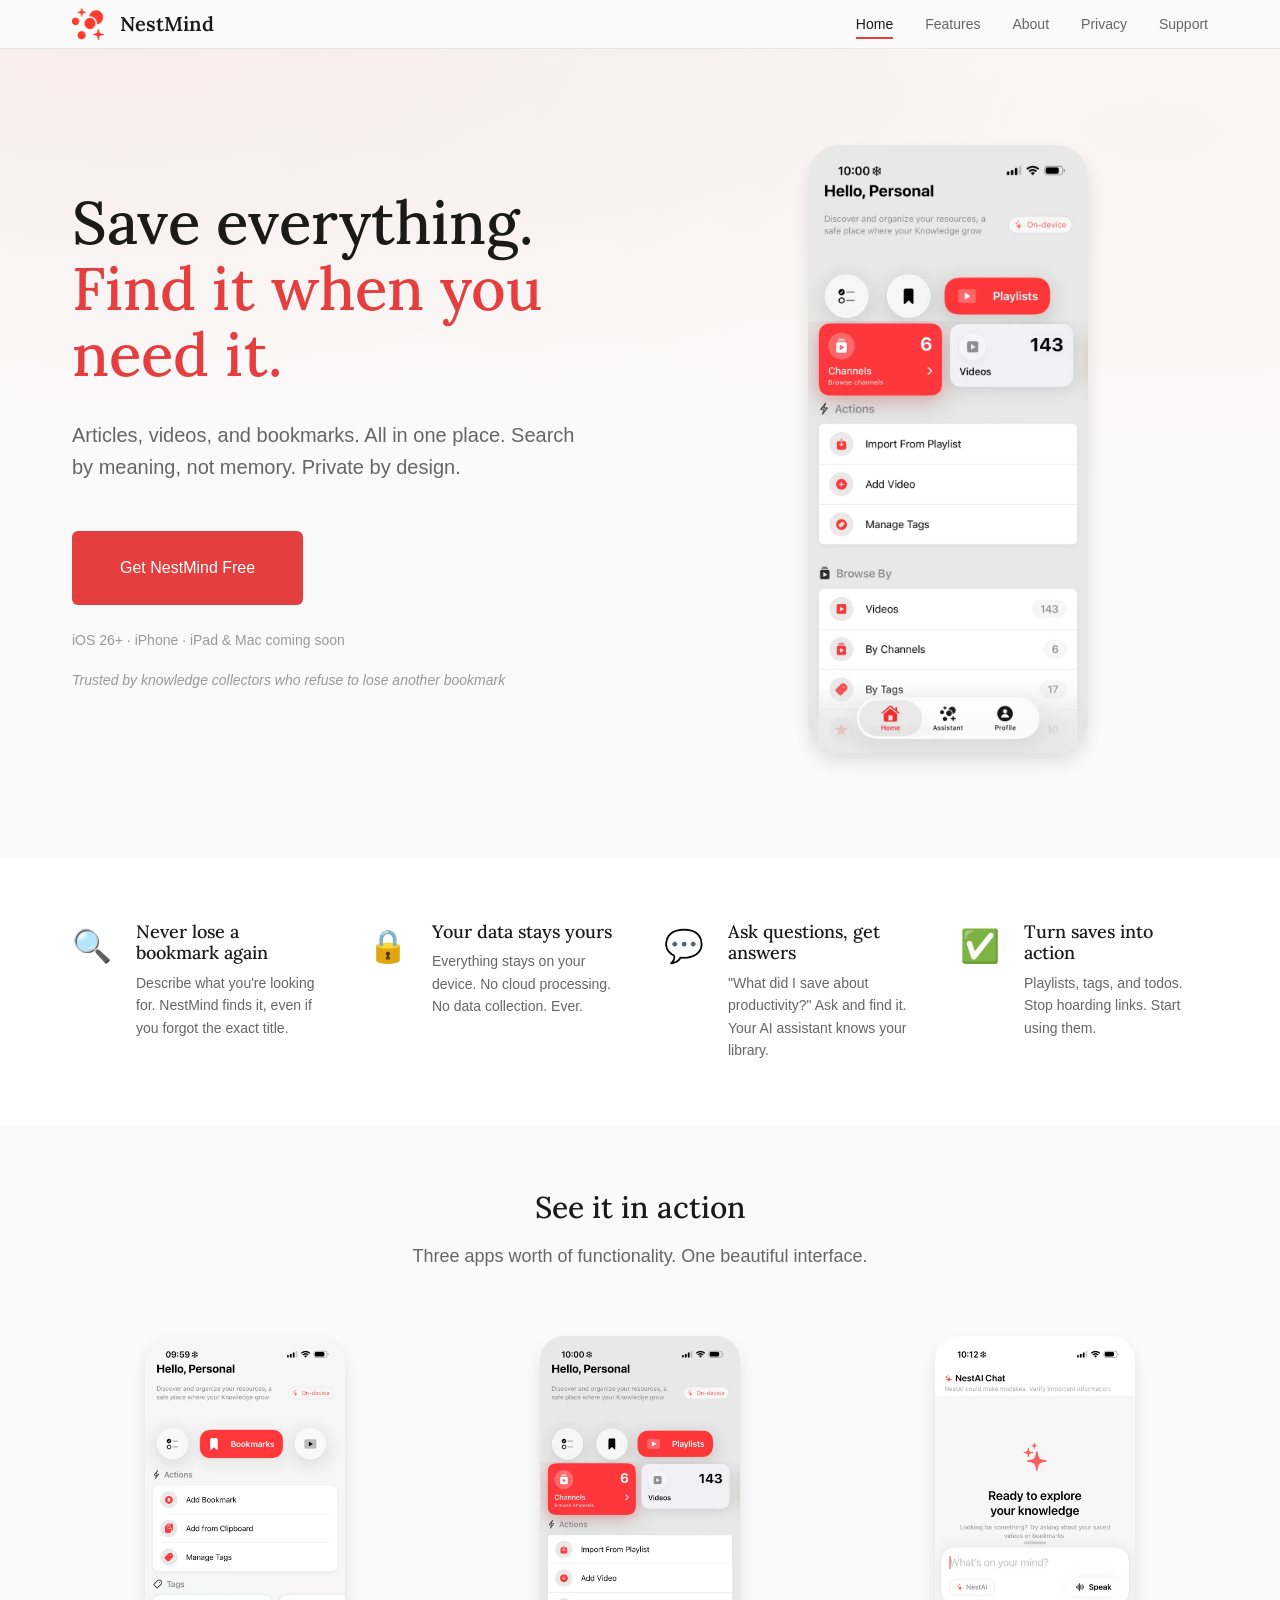
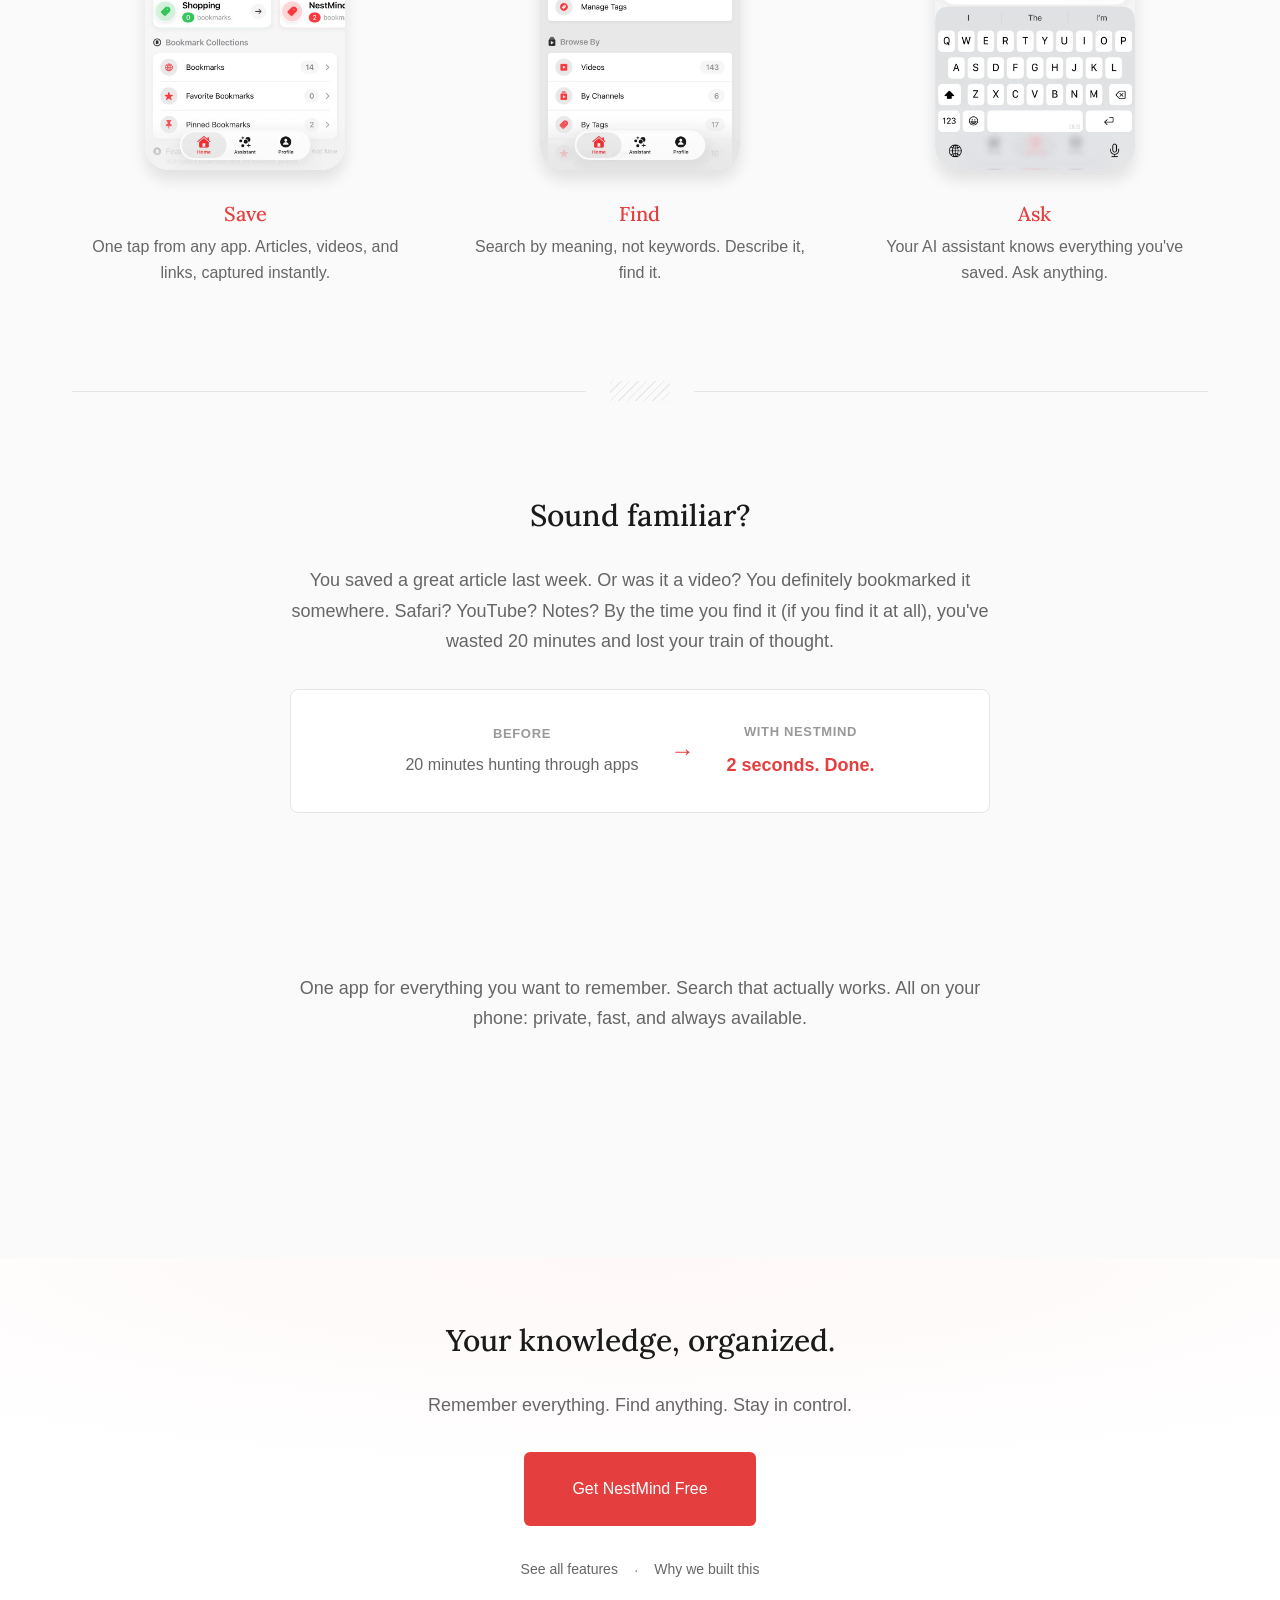
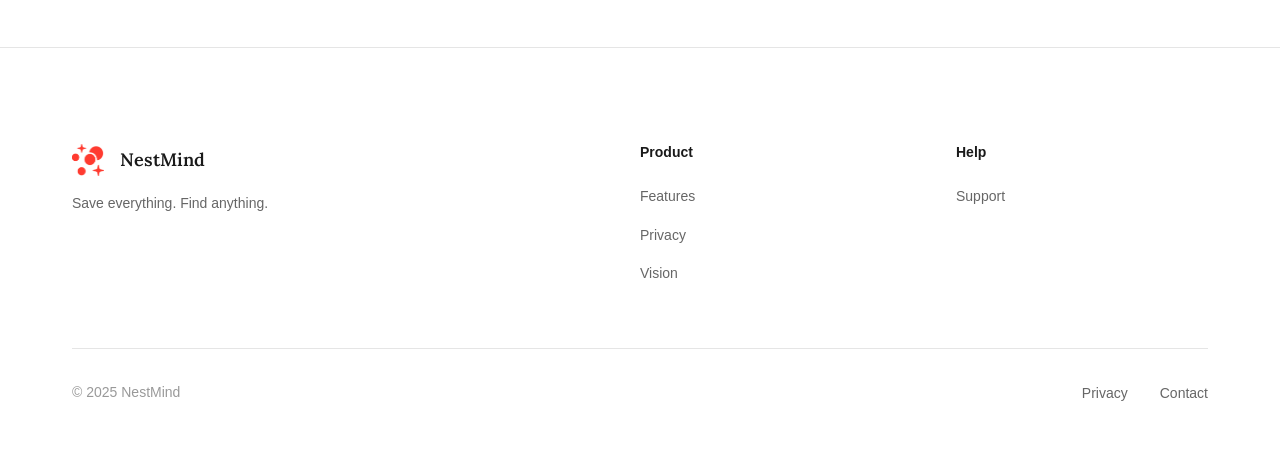
<file: index.html>
<!doctype html>
<html lang="en">
    <head>
        <meta charset="UTF-8" />
        <meta name="viewport" content="width=device-width, initial-scale=1.0" />
        <meta
            name="description"
            content="NestMind - Save articles, videos, and bookmarks. Find them instantly with AI-powered search. 100% private, runs entirely on your iPhone."
        />
        <title>NestMind - Save Everything. Find Anything.</title>

        <!-- Open Graph / Social Sharing -->
        <meta property="og:type" content="website" />
        <meta property="og:url" content="https://nestmind-app.github.io/" />
        <meta
            property="og:title"
            content="NestMind - Save Everything. Find Anything."
        />
        <meta
            property="og:description"
            content="Save articles, videos, and bookmarks. Find them instantly with AI-powered search. 100% private, runs entirely on your iPhone."
        />
        <meta
            property="og:image"
            content="https://nestmind-app.github.io/images/og-image.png"
        />

        <!-- Twitter Card -->
        <meta name="twitter:card" content="summary_large_image" />
        <meta
            name="twitter:title"
            content="NestMind - Save Everything. Find Anything."
        />
        <meta
            name="twitter:description"
            content="Save articles, videos, and bookmarks. Find them instantly with AI-powered search. 100% private."
        />
        <meta
            name="twitter:image"
            content="https://nestmind-app.github.io/images/og-image.png"
        />

        <link rel="icon" type="image/x-icon" href="favicon.ico" />
        <link rel="stylesheet" href="css/styles.css" />
    </head>
    <body>
        <!-- Navigation -->
        <nav class="nav">
            <div class="container">
                <div class="nav-content">
                    <a href="index.html" class="nav-logo">
                        <img
                            src="images/nestmind-icon.png"
                            alt="NestMind"
                            class="logo-icon"
                            style="width: 32px; height: 32px"
                        />
                        <span class="logo-text">NestMind</span>
                    </a>
                    <div class="nav-links">
                        <a href="index.html" class="nav-link active">Home</a>
                        <a href="features.html" class="nav-link">Features</a>
                        <a href="vision.html" class="nav-link">About</a>
                        <a href="privacy.html" class="nav-link">Privacy</a>
                        <a href="support.html" class="nav-link">Support</a>
                    </div>
                    <button class="mobile-menu-toggle" aria-label="Toggle menu">
                        <span></span>
                        <span></span>
                        <span></span>
                    </button>
                </div>
            </div>
        </nav>
        <div class="mobile-menu-overlay"></div>

        <!-- Hero Section -->
        <section class="landing-hero">
            <div class="container">
                <div class="landing-hero-grid">
                    <div class="landing-hero-content fade-in">
                        <h1 class="landing-title">
                            Save everything.<br />
                            <span class="gradient-text"
                                >Find it when you need it.</span
                            >
                        </h1>
                        <p class="landing-subtitle">
                            Articles, videos, and bookmarks. All in one place.
                            Search by meaning, not memory. Private by design.
                        </p>
                        <div class="landing-cta">
                            <a
                                href="https://apps.apple.com/app/nestmind"
                                class="btn btn-primary btn-large"
                                >Get NestMind Free</a
                            >
                        </div>
                        <p class="landing-note">
                            iOS 26+ · iPhone · iPad & Mac coming soon
                        </p>
                        <p class="social-proof">
                            Trusted by knowledge collectors who refuse to lose
                            another bookmark
                        </p>
                    </div>
                    <div class="landing-hero-image">
                        <div class="phone-mockup scale-in">
                            <img
                                src="images/screenshot-home.webp"
                                alt="NestMind app"
                            />
                        </div>
                    </div>
                </div>
            </div>
        </section>

        <!-- Value Props -->
        <section class="landing-values">
            <div class="container">
                <div class="values-grid stagger-children">
                    <div class="value-item">
                        <span class="value-icon">🔍</span>
                        <div class="value-content">
                            <h3>Never lose a bookmark again</h3>
                            <p>
                                Describe what you're looking for. NestMind finds
                                it, even if you forgot the exact title.
                            </p>
                        </div>
                    </div>
                    <div class="value-item">
                        <span class="value-icon">🔒</span>
                        <div class="value-content">
                            <h3>Your data stays yours</h3>
                            <p>
                                Everything stays on your device. No cloud
                                processing. No data collection. Ever.
                            </p>
                        </div>
                    </div>
                    <div class="value-item">
                        <span class="value-icon">💬</span>
                        <div class="value-content">
                            <h3>Ask questions, get answers</h3>
                            <p>
                                "What did I save about productivity?" Ask and
                                find it. Your AI assistant knows your library.
                            </p>
                        </div>
                    </div>
                    <div class="value-item">
                        <span class="value-icon">✅</span>
                        <div class="value-content">
                            <h3>Turn saves into action</h3>
                            <p>
                                Playlists, tags, and todos. Stop hoarding links.
                                Start using them.
                            </p>
                        </div>
                    </div>
                </div>
            </div>
        </section>

        <!-- Feature Preview -->
        <section class="landing-preview">
            <div class="container">
                <div class="preview-header fade-in">
                    <h2>See it in action</h2>
                    <p>
                        Three apps worth of functionality. One beautiful
                        interface.
                    </p>
                </div>
                <div class="preview-grid stagger-children">
                    <div class="preview-item">
                        <div class="preview-image">
                            <img
                                src="images/screenshot-bookmarks.webp"
                                alt="Save bookmarks"
                            />
                        </div>
                        <h3>Save</h3>
                        <p>
                            One tap from any app. Articles, videos, and links,
                            captured instantly.
                        </p>
                    </div>
                    <div class="preview-item">
                        <div class="preview-image">
                            <img
                                src="images/screenshot-home.webp"
                                alt="Find anything"
                            />
                        </div>
                        <h3>Find</h3>
                        <p>
                            Search by meaning, not keywords. Describe it, find
                            it.
                        </p>
                    </div>
                    <div class="preview-item">
                        <div class="preview-image">
                            <img
                                src="images/screenshot-assistant.webp"
                                alt="AI assistant"
                            />
                        </div>
                        <h3>Ask</h3>
                        <p>
                            Your AI assistant knows everything you've saved. Ask
                            anything.
                        </p>
                    </div>
                </div>
            </div>
        </section>

        <!-- Divider -->
        <div class="landing-divider">
            <div class="container">
                <div class="divider-content">
                    <div class="divider-line"></div>
                    <div class="divider-pattern"></div>
                    <div class="divider-line"></div>
                </div>
            </div>
        </div>

        <!-- Problem Statement -->
        <section class="landing-problem">
            <div class="container">
                <div class="problem-content fade-in">
                    <h2>Sound familiar?</h2>
                    <p>
                        You saved a great article last week. Or was it a video?
                        You definitely bookmarked it somewhere. Safari? YouTube?
                        Notes? By the time you find it (if you find it at all),
                        you've wasted 20 minutes and lost your train of thought.
                    </p>
                    <div class="problem-contrast">
                        <div class="contrast-before">
                            <span class="contrast-label">Before</span>
                            <span class="contrast-text"
                                >20 minutes hunting through apps</span
                            >
                        </div>
                        <div class="contrast-arrow">→</div>
                        <div class="contrast-after">
                            <span class="contrast-label">With NestMind</span>
                            <span class="contrast-text">2 seconds. Done.</span>
                        </div>
                    </div>
                    <p class="problem-solution">
                        One app for everything you want to remember. Search that
                        actually works. All on your phone: private, fast, and
                        always available.
                    </p>
                </div>
            </div>
        </section>

        <!-- Final CTA -->
        <section class="landing-final-cta">
            <div class="container">
                <div class="final-cta-content fade-in">
                    <h2>Your knowledge, organized.</h2>
                    <p class="final-cta-subtitle">
                        Remember everything. Find anything. Stay in control.
                    </p>
                    <a
                        href="https://apps.apple.com/app/nestmind"
                        class="btn btn-primary btn-large"
                        >Get NestMind Free</a
                    >
                    <div class="final-cta-links">
                        <a href="features.html">See all features</a>
                        <span class="link-separator">·</span>
                        <a href="vision.html">Why we built this</a>
                    </div>
                </div>
            </div>
        </section>

        <!-- Footer -->
        <footer class="footer">
            <div class="container">
                <div class="footer-content">
                    <div class="footer-section">
                        <div class="footer-logo">
                            <img
                                src="images/nestmind-icon.png"
                                alt="NestMind"
                                class="logo-icon"
                                style="width: 32px; height: 32px"
                            />
                            <span class="logo-text">NestMind</span>
                        </div>
                        <p class="footer-tagline">
                            Save everything. Find anything.
                        </p>
                    </div>

                    <div class="footer-section">
                        <h4>Product</h4>
                        <a href="features.html">Features</a>
                        <a href="privacy.html">Privacy</a>
                        <a href="vision.html">Vision</a>
                    </div>

                    <div class="footer-section">
                        <h4>Help</h4>
                        <a href="support.html">Support</a>
                    </div>
                </div>

                <div class="footer-bottom">
                    <p>© 2025 NestMind</p>
                    <div class="footer-links">
                        <a href="privacy.html">Privacy</a>
                        <a href="support.html">Contact</a>
                    </div>
                </div>
            </div>
        </footer>
        <script src="js/animations.js"></script>
    </body>
</html>
</file>
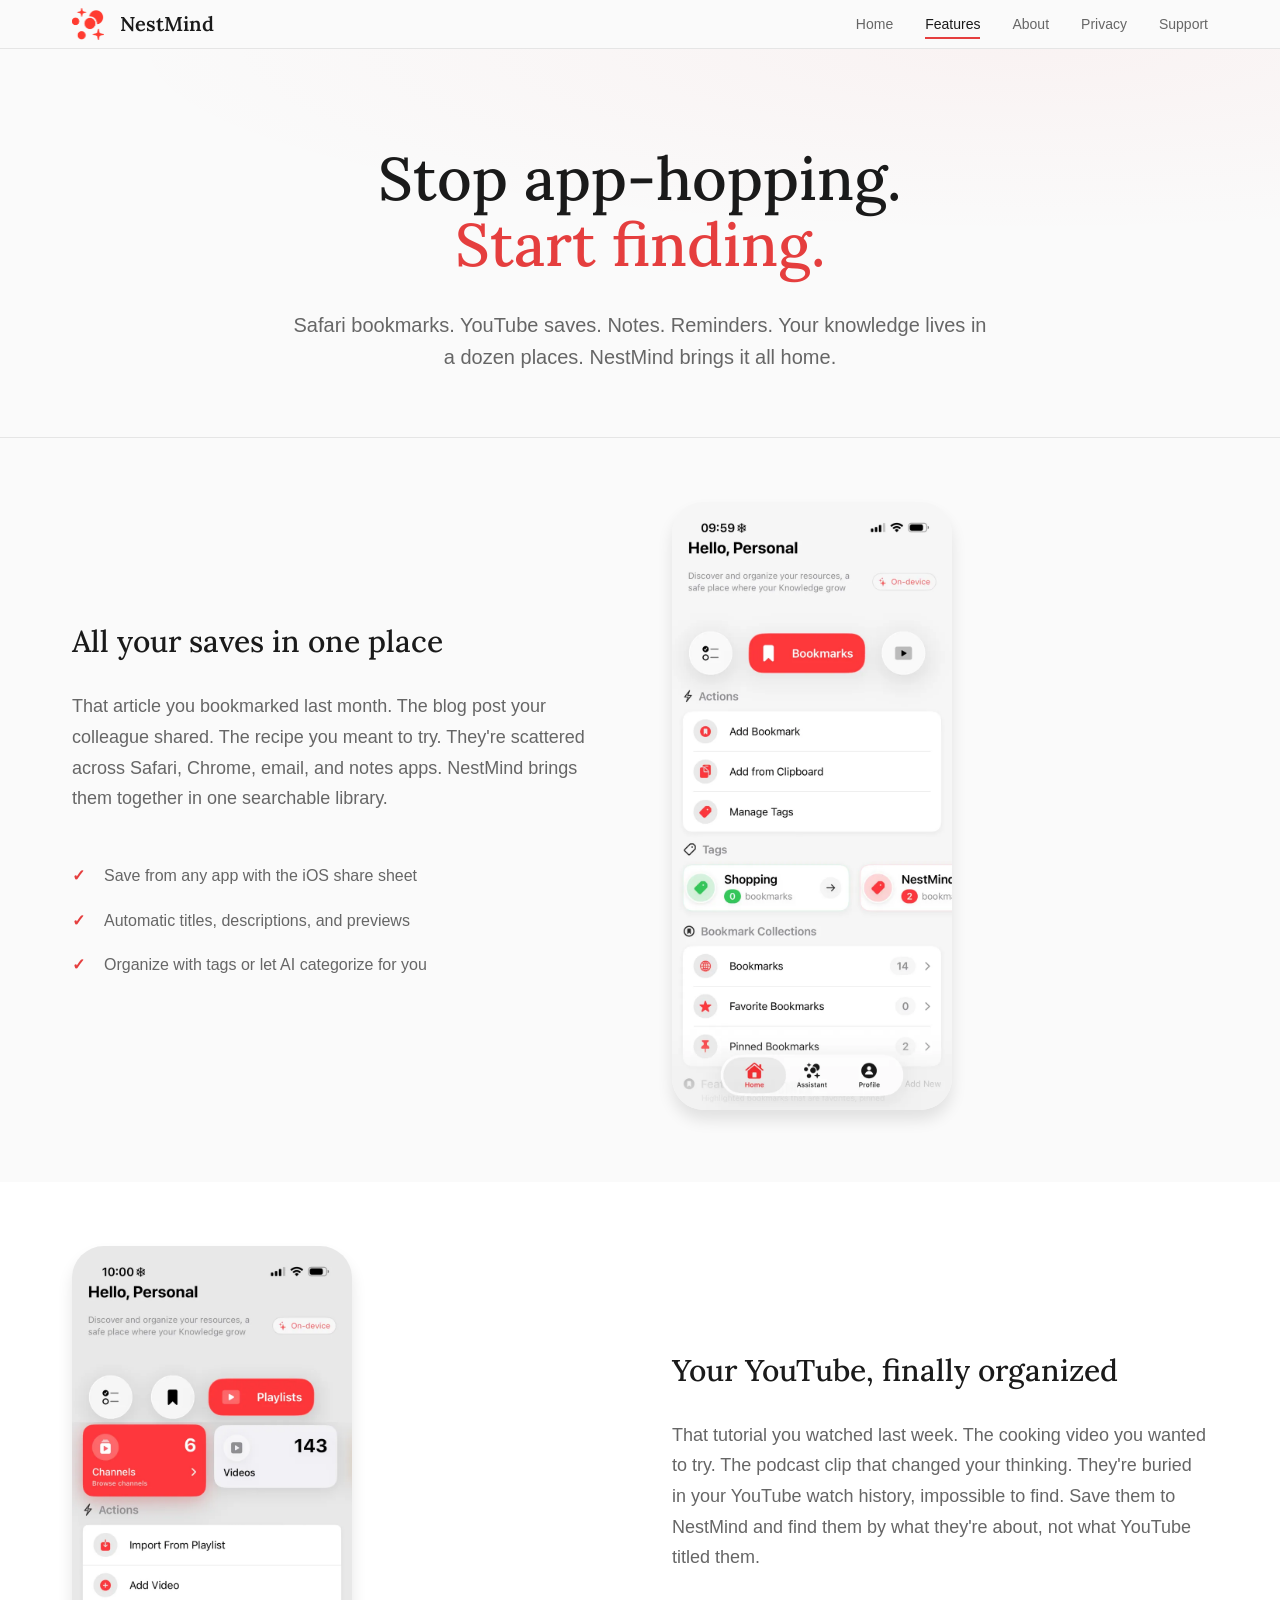
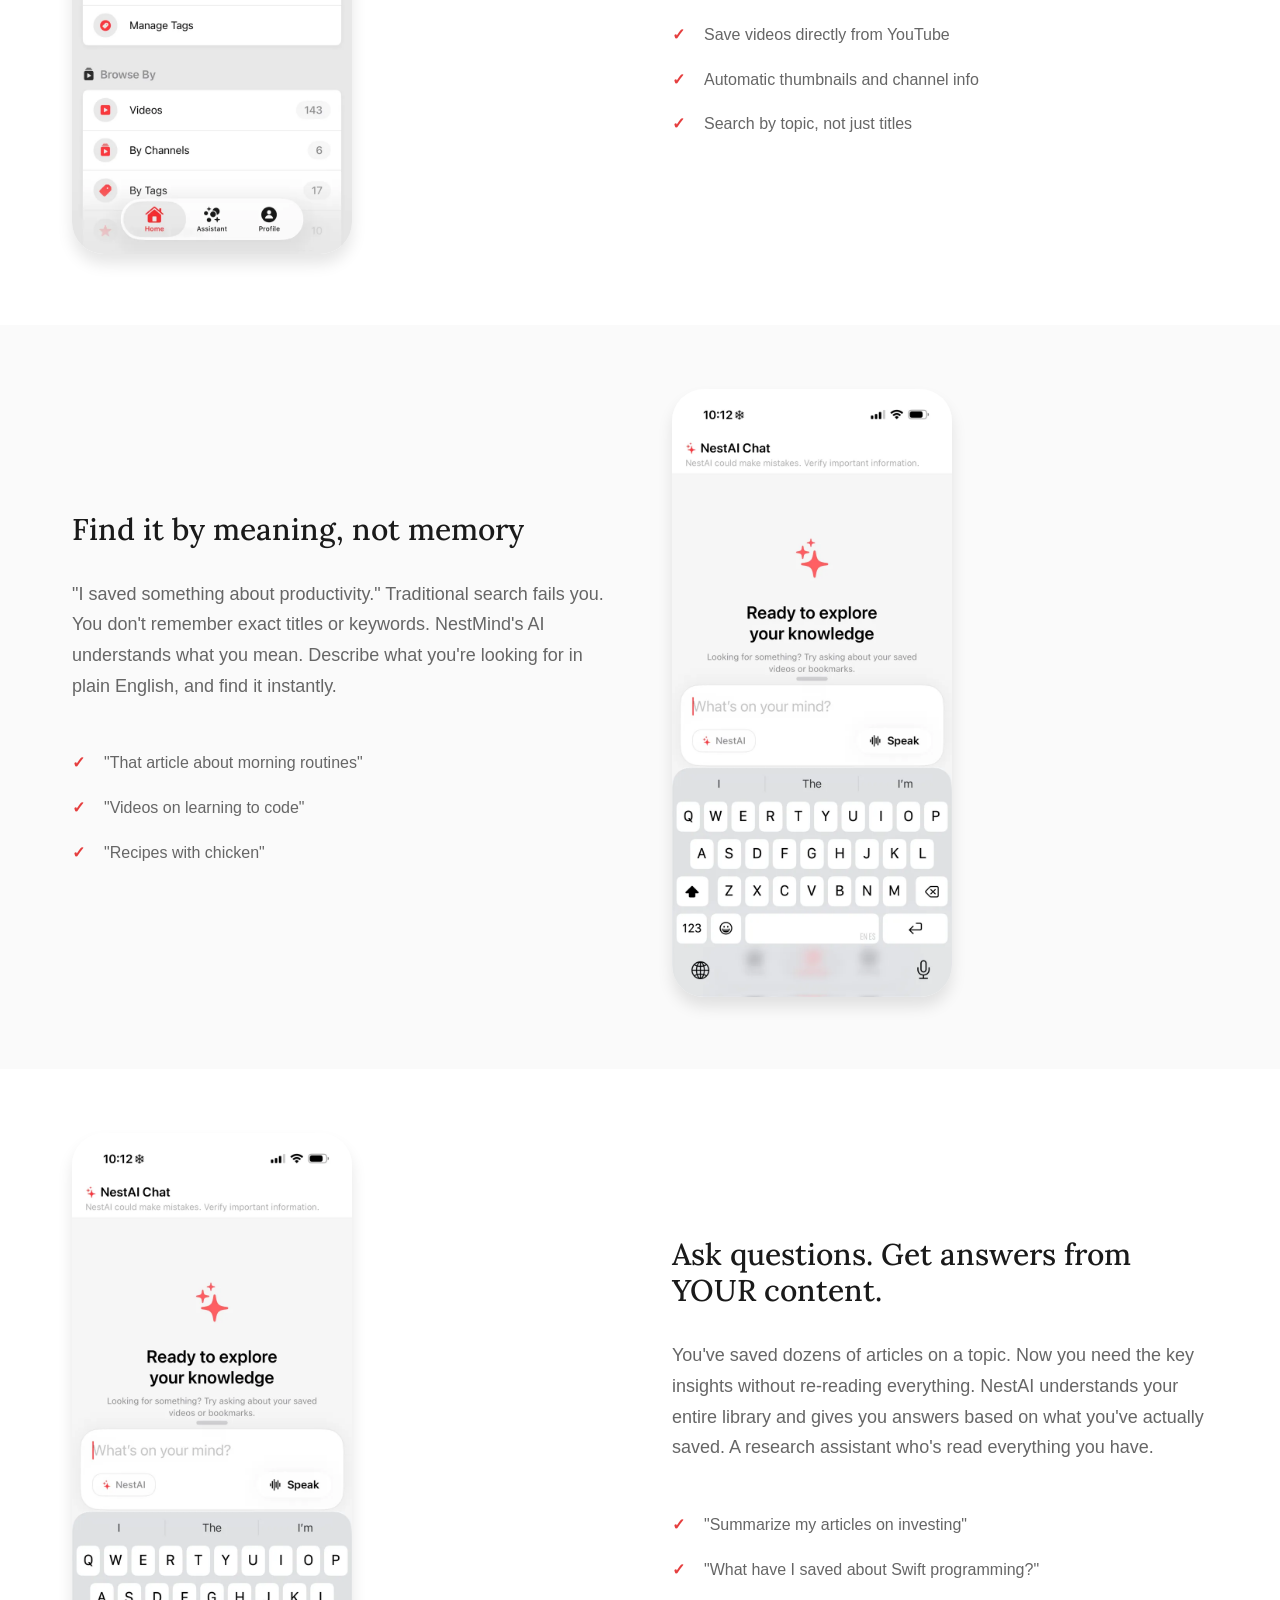
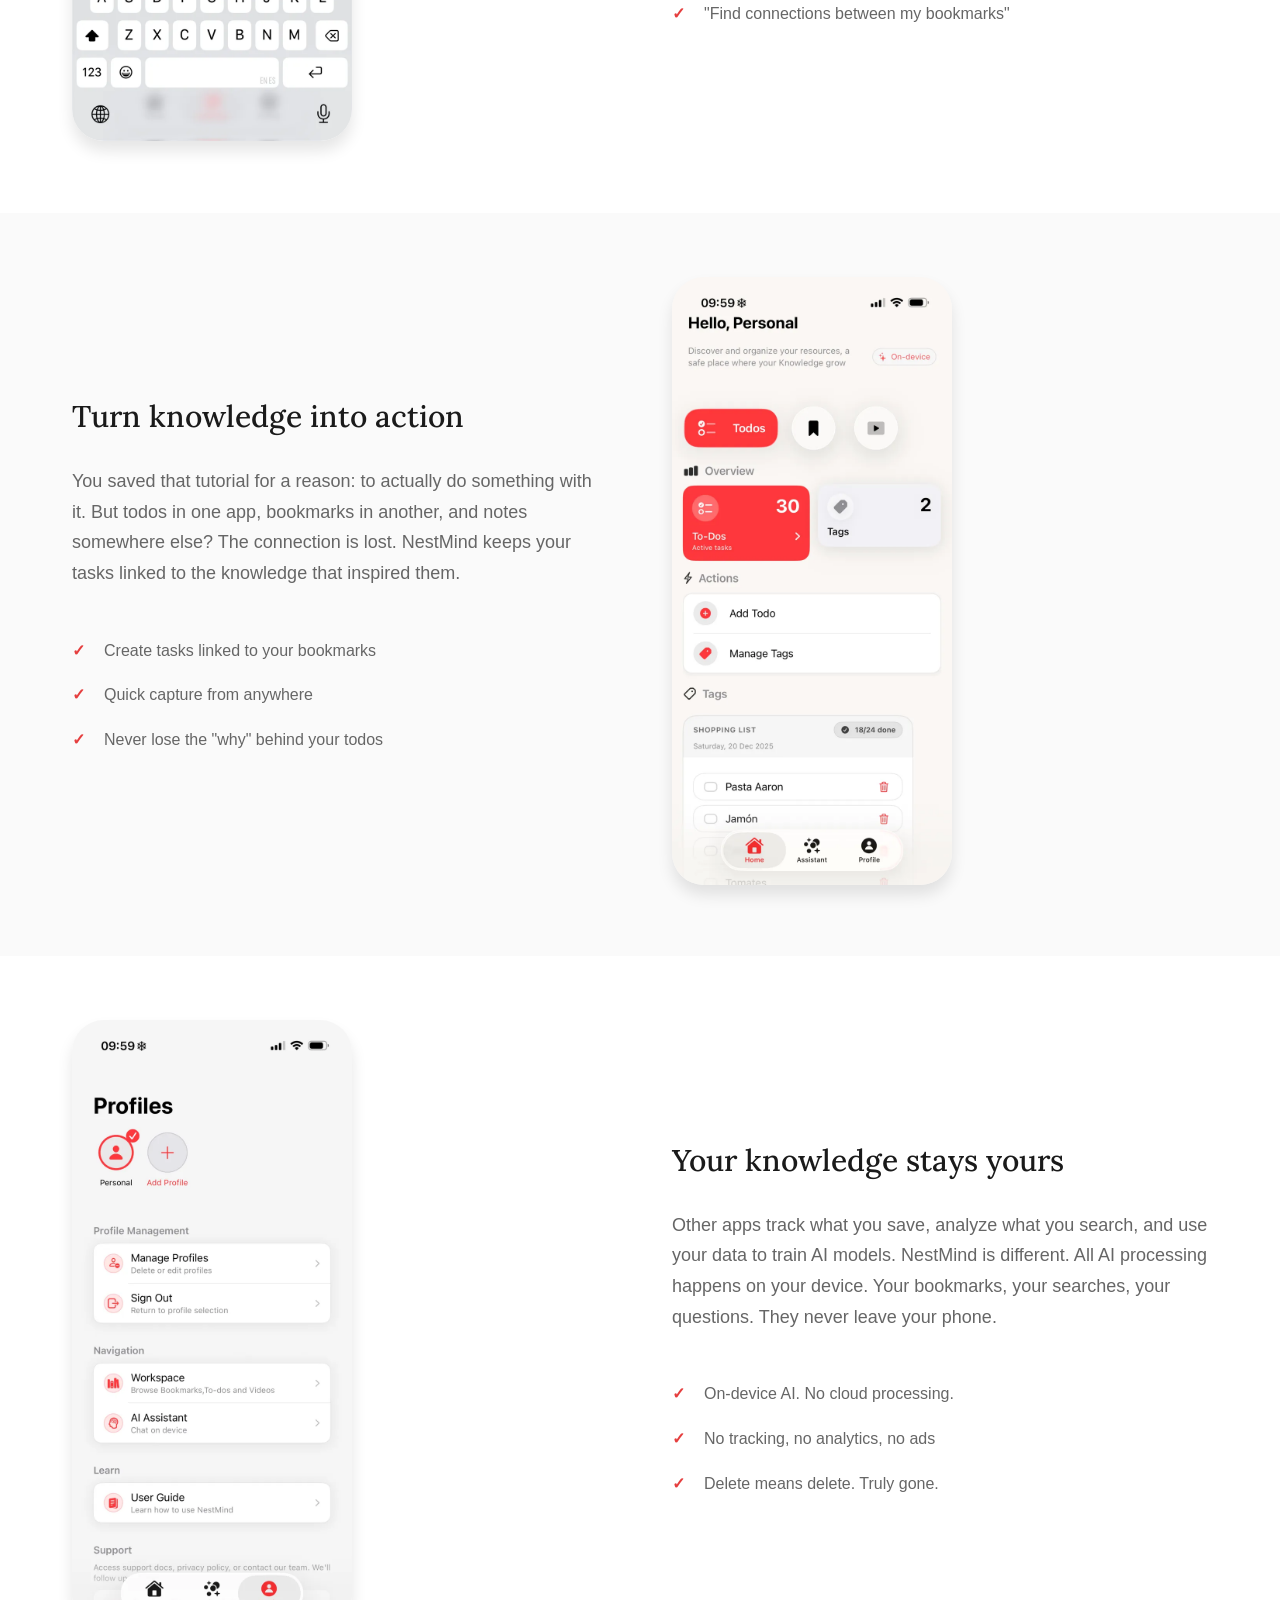
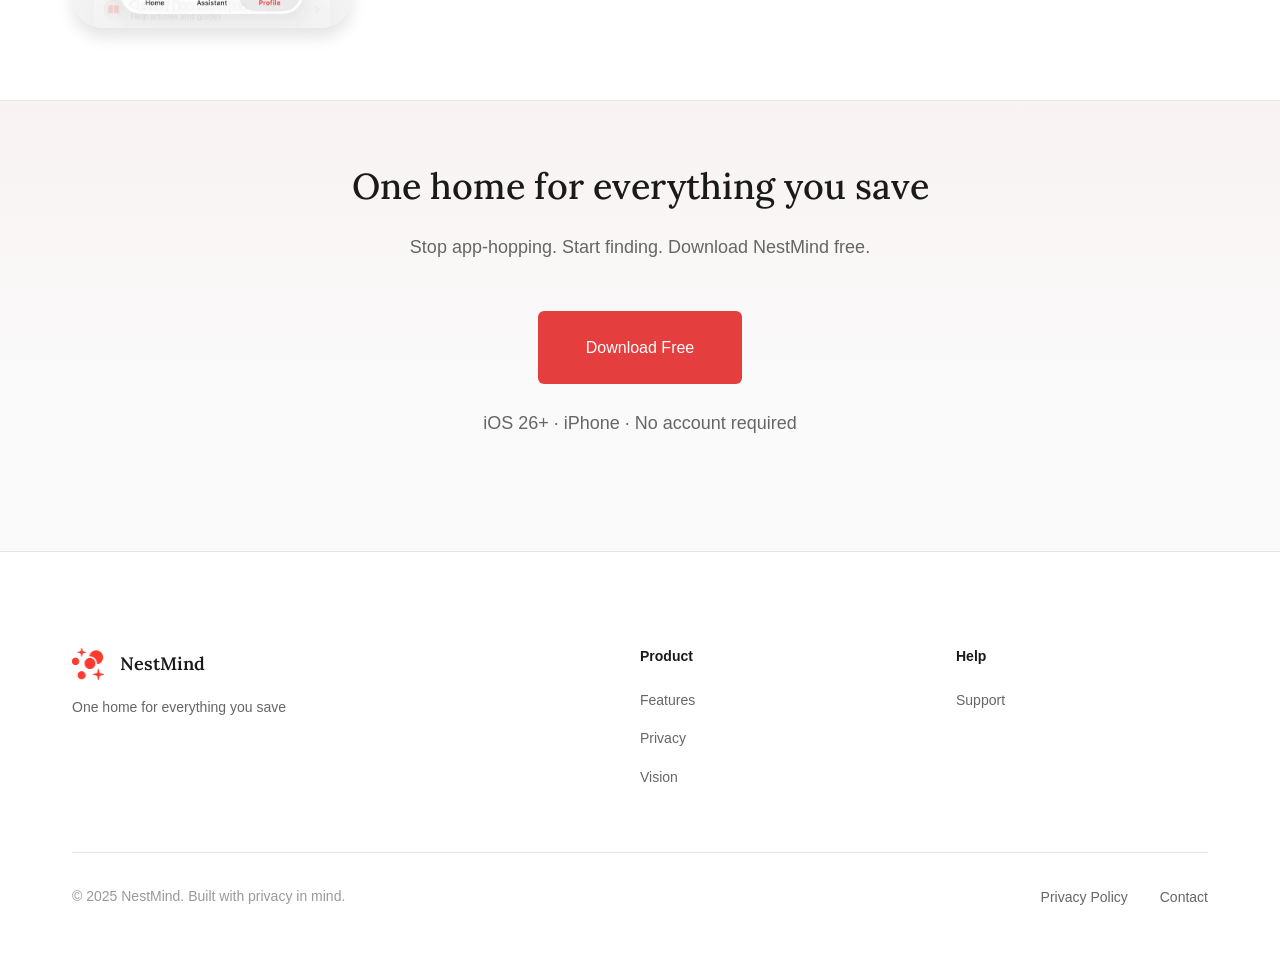
<file: features.html>
<!doctype html>
<html lang="en">
    <head>
        <meta charset="UTF-8" />
        <meta name="viewport" content="width=device-width, initial-scale=1.0" />
        <meta
            name="description"
            content="NestMind Features - One home for your bookmarks, videos, and todos. Find anything by meaning, not memory. All AI runs on-device."
        />
        <title>Features - NestMind</title>
        <link rel="icon" type="image/x-icon" href="favicon.ico" />
        <link rel="stylesheet" href="css/styles.css" />
    </head>
    <body>
        <!-- Navigation -->
        <nav class="nav">
            <div class="container">
                <div class="nav-content">
                    <a href="index.html" class="nav-logo">
                        <img
                            src="images/nestmind-icon.png"
                            alt="NestMind"
                            class="logo-icon"
                            style="width: 32px; height: 32px"
                        />
                        <span class="logo-text">NestMind</span>
                    </a>
                    <div class="nav-links">
                        <a href="index.html" class="nav-link">Home</a>
                        <a href="features.html" class="nav-link active"
                            >Features</a
                        >
                        <a href="vision.html" class="nav-link">About</a>
                        <a href="privacy.html" class="nav-link">Privacy</a>
                        <a href="support.html" class="nav-link">Support</a>
                    </div>
                    <button class="mobile-menu-toggle" aria-label="Toggle menu">
                        <span></span>
                        <span></span>
                        <span></span>
                    </button>
                </div>
            </div>
        </nav>
        <div class="mobile-menu-overlay"></div>

        <!-- Hero -->
        <section class="hero hero--features">
            <div class="container">
                <h1 class="hero-title" style="text-align: center">
                    Stop app-hopping.<br />
                    <span class="gradient-text">Start finding.</span>
                </h1>
                <p
                    class="hero-description"
                    style="text-align: center; max-width: 700px; margin: 0 auto"
                >
                    Safari bookmarks. YouTube saves. Notes. Reminders. Your
                    knowledge lives in a dozen places. NestMind brings it all
                    home.
                </p>
            </div>
        </section>

        <!-- Feature: Smart Library -->
        <section class="feature-detail" id="smart-library">
            <div class="container">
                <div class="feature-detail-grid">
                    <div class="feature-detail-content slide-left">
                        <h2 class="feature-detail-title">
                            All your saves in one place
                        </h2>
                        <p class="feature-detail-description">
                            That article you bookmarked last month. The blog
                            post your colleague shared. The recipe you meant to
                            try. They're scattered across Safari, Chrome, email,
                            and notes apps. NestMind brings them together in one
                            searchable library.
                        </p>
                        <ul class="feature-list-simple stagger-children">
                            <li>Save from any app with the iOS share sheet</li>
                            <li>
                                Automatic titles, descriptions, and previews
                            </li>
                            <li>
                                Organize with tags or let AI categorize for you
                            </li>
                        </ul>
                    </div>
                    <div class="feature-detail-visual slide-right">
                        <div class="phone-mockup">
                            <img
                                src="images/screenshot-bookmarks.webp"
                                alt="Your personal library"
                            />
                        </div>
                    </div>
                </div>
            </div>
        </section>

        <!-- Feature: YouTube Videos -->
        <section class="feature-detail alt" id="videos">
            <div class="container">
                <div class="feature-detail-grid">
                    <div class="feature-detail-visual slide-left">
                        <div class="phone-mockup">
                            <img
                                src="images/screenshot-home.webp"
                                alt="Your video library"
                            />
                        </div>
                    </div>
                    <div class="feature-detail-content slide-right">
                        <h2 class="feature-detail-title">
                            Your YouTube, finally organized
                        </h2>
                        <p class="feature-detail-description">
                            That tutorial you watched last week. The cooking
                            video you wanted to try. The podcast clip that
                            changed your thinking. They're buried in your
                            YouTube watch history, impossible to find. Save them
                            to NestMind and find them by what they're about, not
                            what YouTube titled them.
                        </p>
                        <ul class="feature-list-simple stagger-children">
                            <li>Save videos directly from YouTube</li>
                            <li>Automatic thumbnails and channel info</li>
                            <li>Search by topic, not just titles</li>
                        </ul>
                    </div>
                </div>
            </div>
        </section>

        <!-- Feature: Semantic Search -->
        <section class="feature-detail" id="semantic-search">
            <div class="container">
                <div class="feature-detail-grid">
                    <div class="feature-detail-content slide-left">
                        <h2 class="feature-detail-title">
                            Find it by meaning, not memory
                        </h2>
                        <p class="feature-detail-description">
                            "I saved something about productivity." Traditional
                            search fails you. You don't remember exact titles or
                            keywords. NestMind's AI understands what you mean.
                            Describe what you're looking for in plain English,
                            and find it instantly.
                        </p>
                        <ul class="feature-list-simple stagger-children">
                            <li>"That article about morning routines"</li>
                            <li>"Videos on learning to code"</li>
                            <li>"Recipes with chicken"</li>
                        </ul>
                    </div>
                    <div class="feature-detail-visual slide-right">
                        <div class="phone-mockup">
                            <img
                                src="images/screenshot-assistant.webp"
                                alt="Semantic search"
                            />
                        </div>
                    </div>
                </div>
            </div>
        </section>

        <!-- Feature: AI Assistant -->
        <section class="feature-detail alt" id="ai-assistant">
            <div class="container">
                <div class="feature-detail-grid">
                    <div class="feature-detail-visual slide-left">
                        <div class="phone-mockup">
                            <img
                                src="images/screenshot-assistant.webp"
                                alt="AI assistant"
                            />
                        </div>
                    </div>
                    <div class="feature-detail-content slide-right">
                        <h2 class="feature-detail-title">
                            Ask questions. Get answers from YOUR content.
                        </h2>
                        <p class="feature-detail-description">
                            You've saved dozens of articles on a topic. Now you
                            need the key insights without re-reading everything.
                            NestAI understands your entire library and gives you
                            answers based on what you've actually saved. A
                            research assistant who's read everything you have.
                        </p>
                        <ul class="feature-list-simple stagger-children">
                            <li>"Summarize my articles on investing"</li>
                            <li>
                                "What have I saved about Swift programming?"
                            </li>
                            <li>"Find connections between my bookmarks"</li>
                        </ul>
                    </div>
                </div>
            </div>
        </section>

        <!-- Feature: Task Management -->
        <section class="feature-detail" id="todos">
            <div class="container">
                <div class="feature-detail-grid">
                    <div class="feature-detail-content slide-left">
                        <h2 class="feature-detail-title">
                            Turn knowledge into action
                        </h2>
                        <p class="feature-detail-description">
                            You saved that tutorial for a reason: to actually do
                            something with it. But todos in one app, bookmarks
                            in another, and notes somewhere else? The connection
                            is lost. NestMind keeps your tasks linked to the
                            knowledge that inspired them.
                        </p>
                        <ul class="feature-list-simple stagger-children">
                            <li>Create tasks linked to your bookmarks</li>
                            <li>Quick capture from anywhere</li>
                            <li>Never lose the "why" behind your todos</li>
                        </ul>
                    </div>
                    <div class="feature-detail-visual slide-right">
                        <div class="phone-mockup">
                            <img
                                src="images/screenshot-todos.webp"
                                alt="Task management"
                            />
                        </div>
                    </div>
                </div>
            </div>
        </section>

        <!-- Feature: Privacy -->
        <section class="feature-detail alt" id="privacy">
            <div class="container">
                <div class="feature-detail-grid">
                    <div class="feature-detail-visual slide-left">
                        <div class="phone-mockup">
                            <img
                                src="images/screenshot-settings.webp"
                                alt="Privacy settings"
                            />
                        </div>
                    </div>
                    <div class="feature-detail-content slide-right">
                        <h2 class="feature-detail-title">
                            Your knowledge stays yours
                        </h2>
                        <p class="feature-detail-description">
                            Other apps track what you save, analyze what you
                            search, and use your data to train AI models.
                            NestMind is different. All AI processing happens on
                            your device. Your bookmarks, your searches, your
                            questions. They never leave your phone.
                        </p>
                        <ul class="feature-list-simple stagger-children">
                            <li>On-device AI. No cloud processing.</li>
                            <li>No tracking, no analytics, no ads</li>
                            <li>Delete means delete. Truly gone.</li>
                        </ul>
                    </div>
                </div>
            </div>
        </section>

        <!-- CTA -->
        <section class="final-cta">
            <div class="container">
                <div class="cta-content fade-in">
                    <h2>One home for everything you save</h2>
                    <p>
                        Stop app-hopping. Start finding. Download NestMind free.
                    </p>
                    <div class="cta-buttons">
                        <a
                            href="https://apps.apple.com/app/nestmind"
                            class="btn btn-primary btn-large"
                            >Download Free</a
                        >
                    </div>
                    <p class="cta-note">
                        iOS 26+ · iPhone · No account required
                    </p>
                </div>
            </div>
        </section>

        <!-- Footer -->
        <footer class="footer">
            <div class="container">
                <div class="footer-content">
                    <div class="footer-section">
                        <div class="footer-logo">
                            <img
                                src="images/nestmind-icon.png"
                                alt="NestMind"
                                class="logo-icon"
                                style="width: 32px; height: 32px"
                            />
                            <span class="logo-text">NestMind</span>
                        </div>
                        <p class="footer-tagline">
                            One home for everything you save
                        </p>
                    </div>

                    <div class="footer-section">
                        <h4>Product</h4>
                        <a href="features.html">Features</a>
                        <a href="privacy.html">Privacy</a>
                        <a href="vision.html">Vision</a>
                    </div>

                    <div class="footer-section">
                        <h4>Help</h4>
                        <a href="support.html">Support</a>
                    </div>
                </div>

                <div class="footer-bottom">
                    <p>© 2025 NestMind. Built with privacy in mind.</p>
                    <div class="footer-links">
                        <a href="privacy.html">Privacy Policy</a>
                        <a href="support.html">Contact</a>
                    </div>
                </div>
            </div>
        </footer>
        <script src="js/animations.js"></script>
    </body>
</html>
</file>
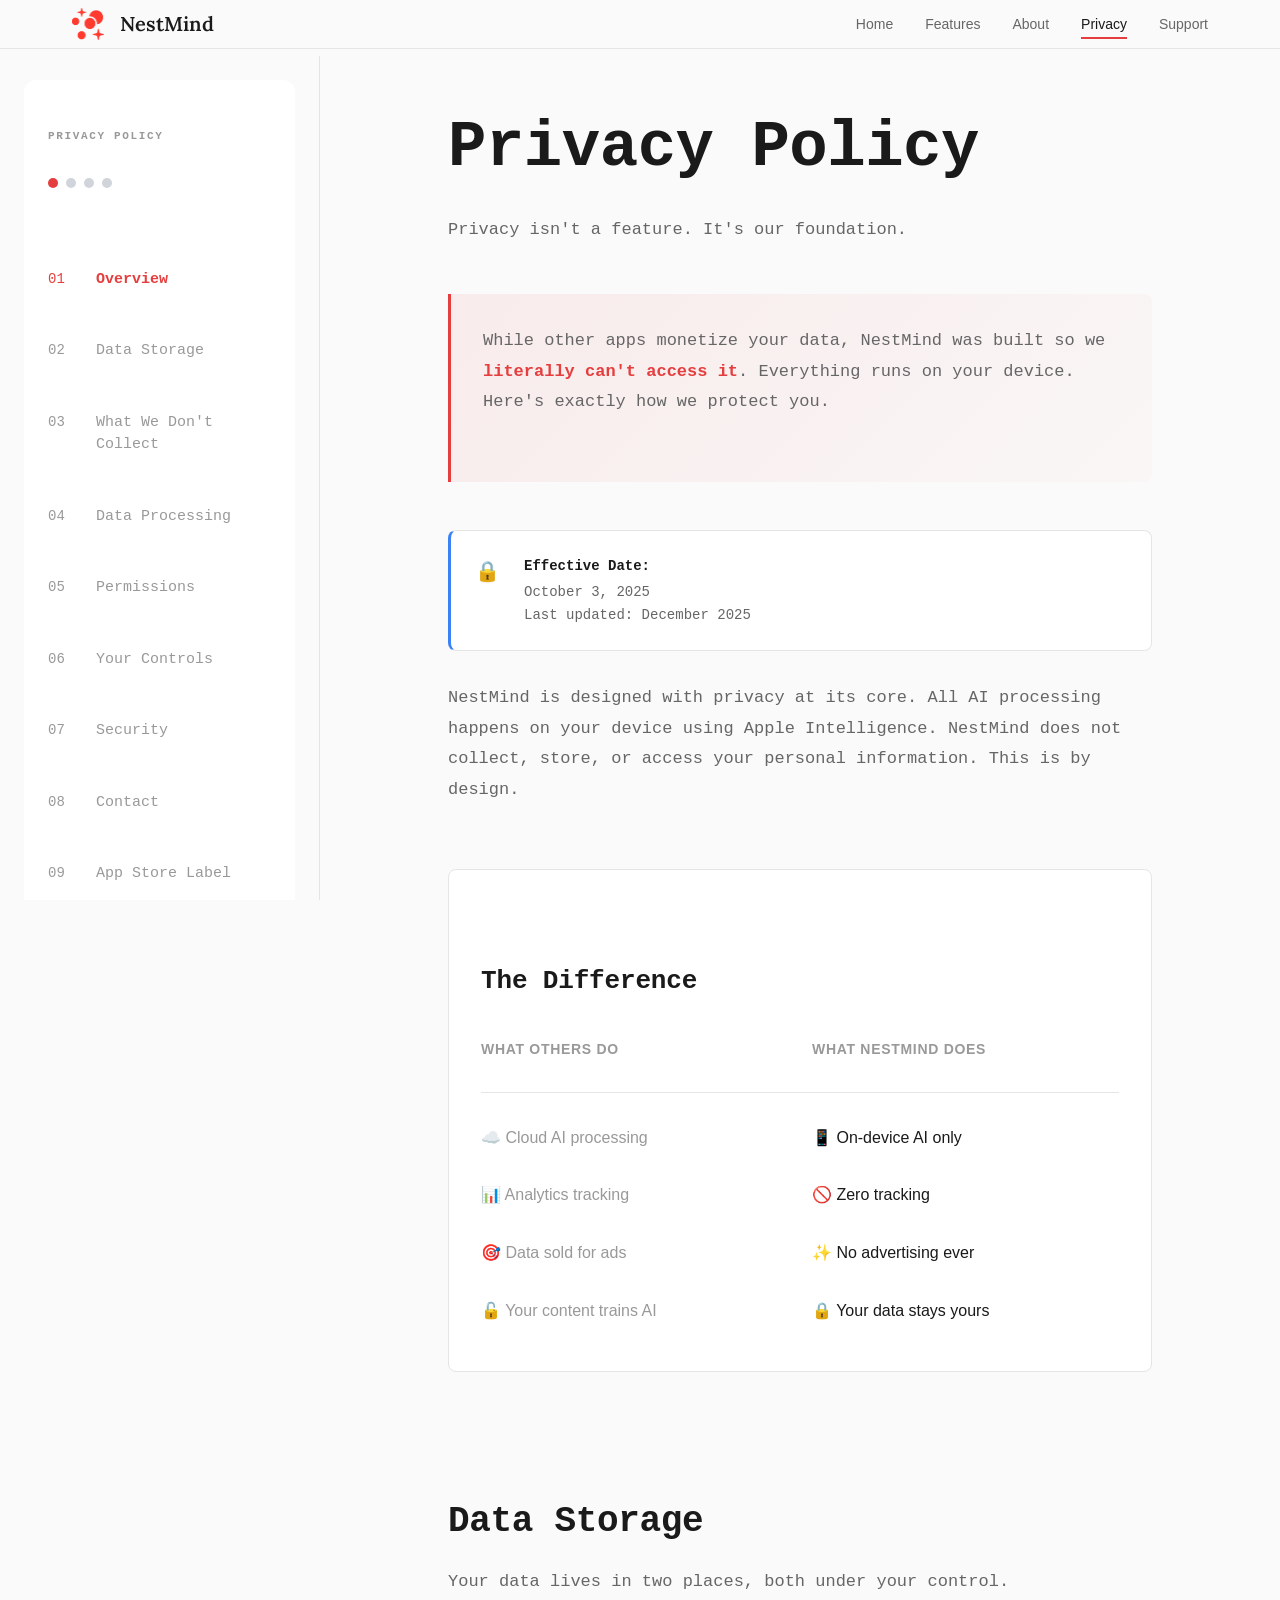
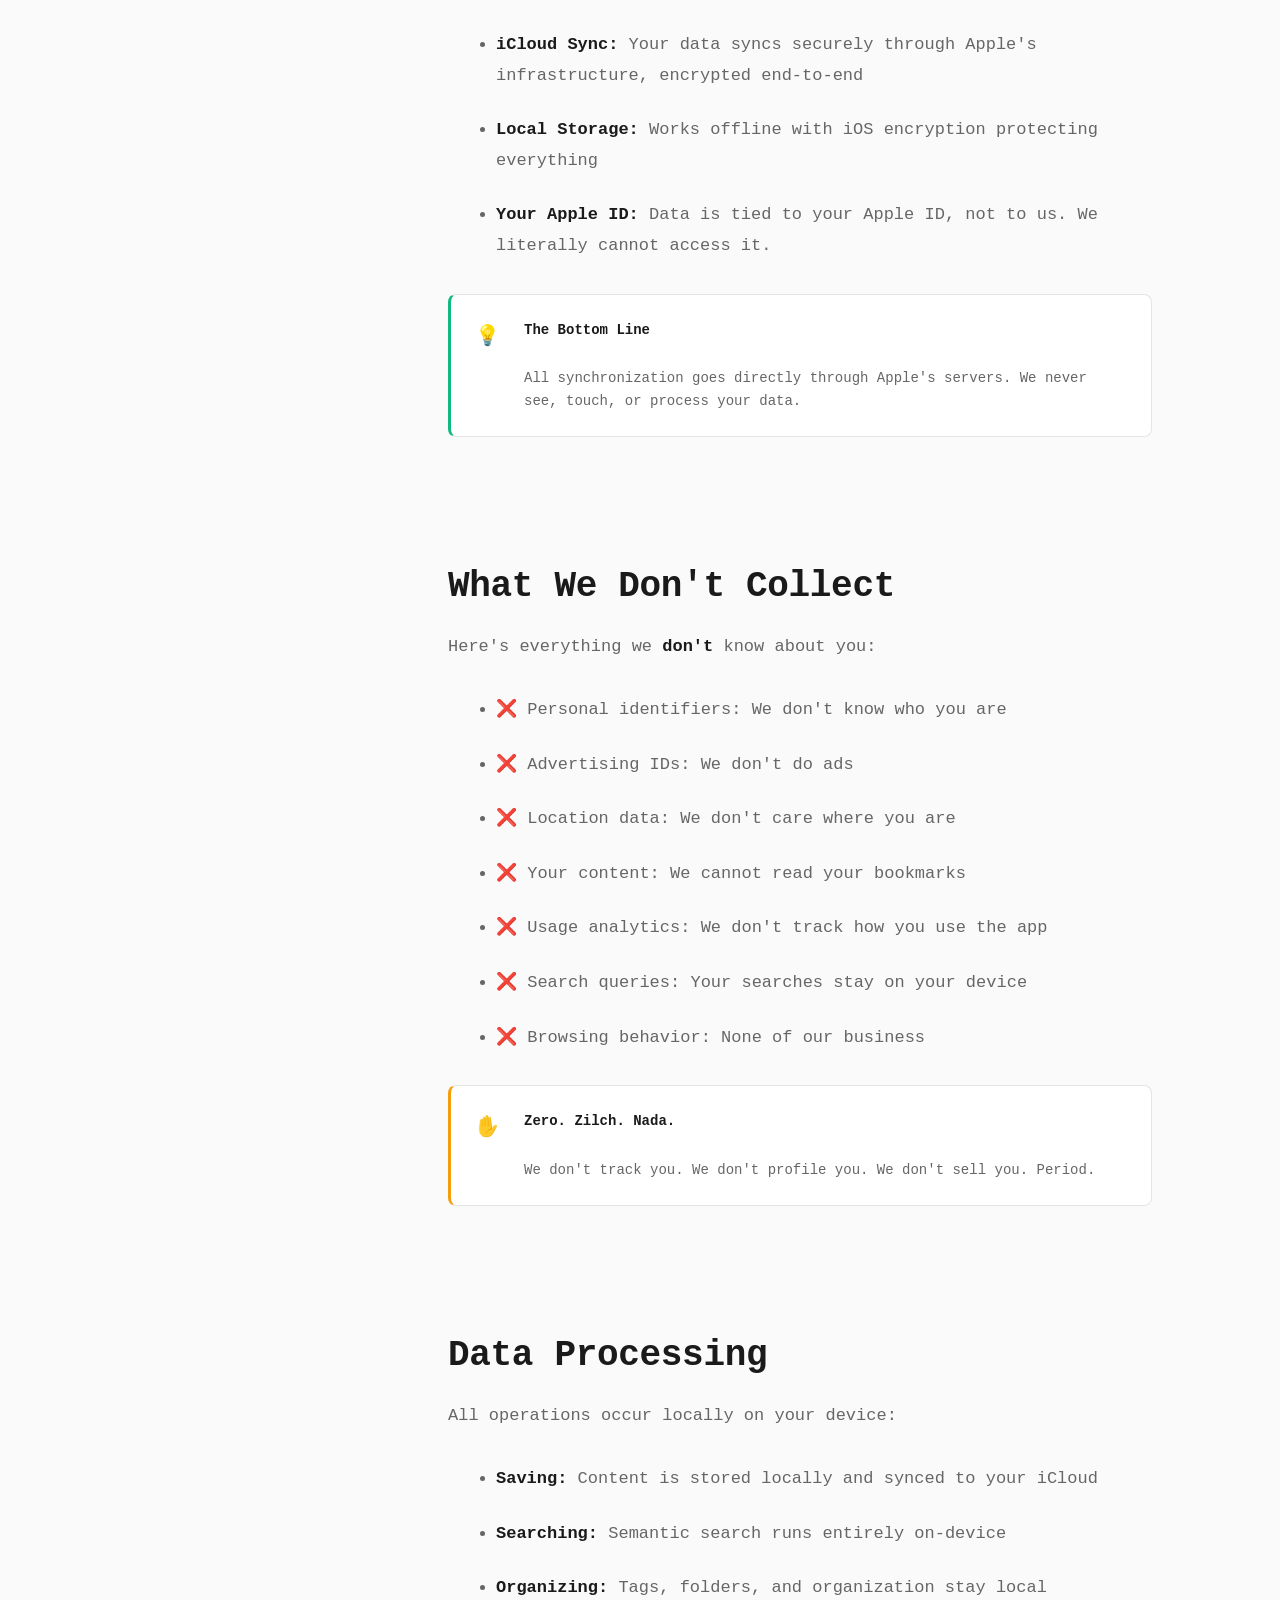
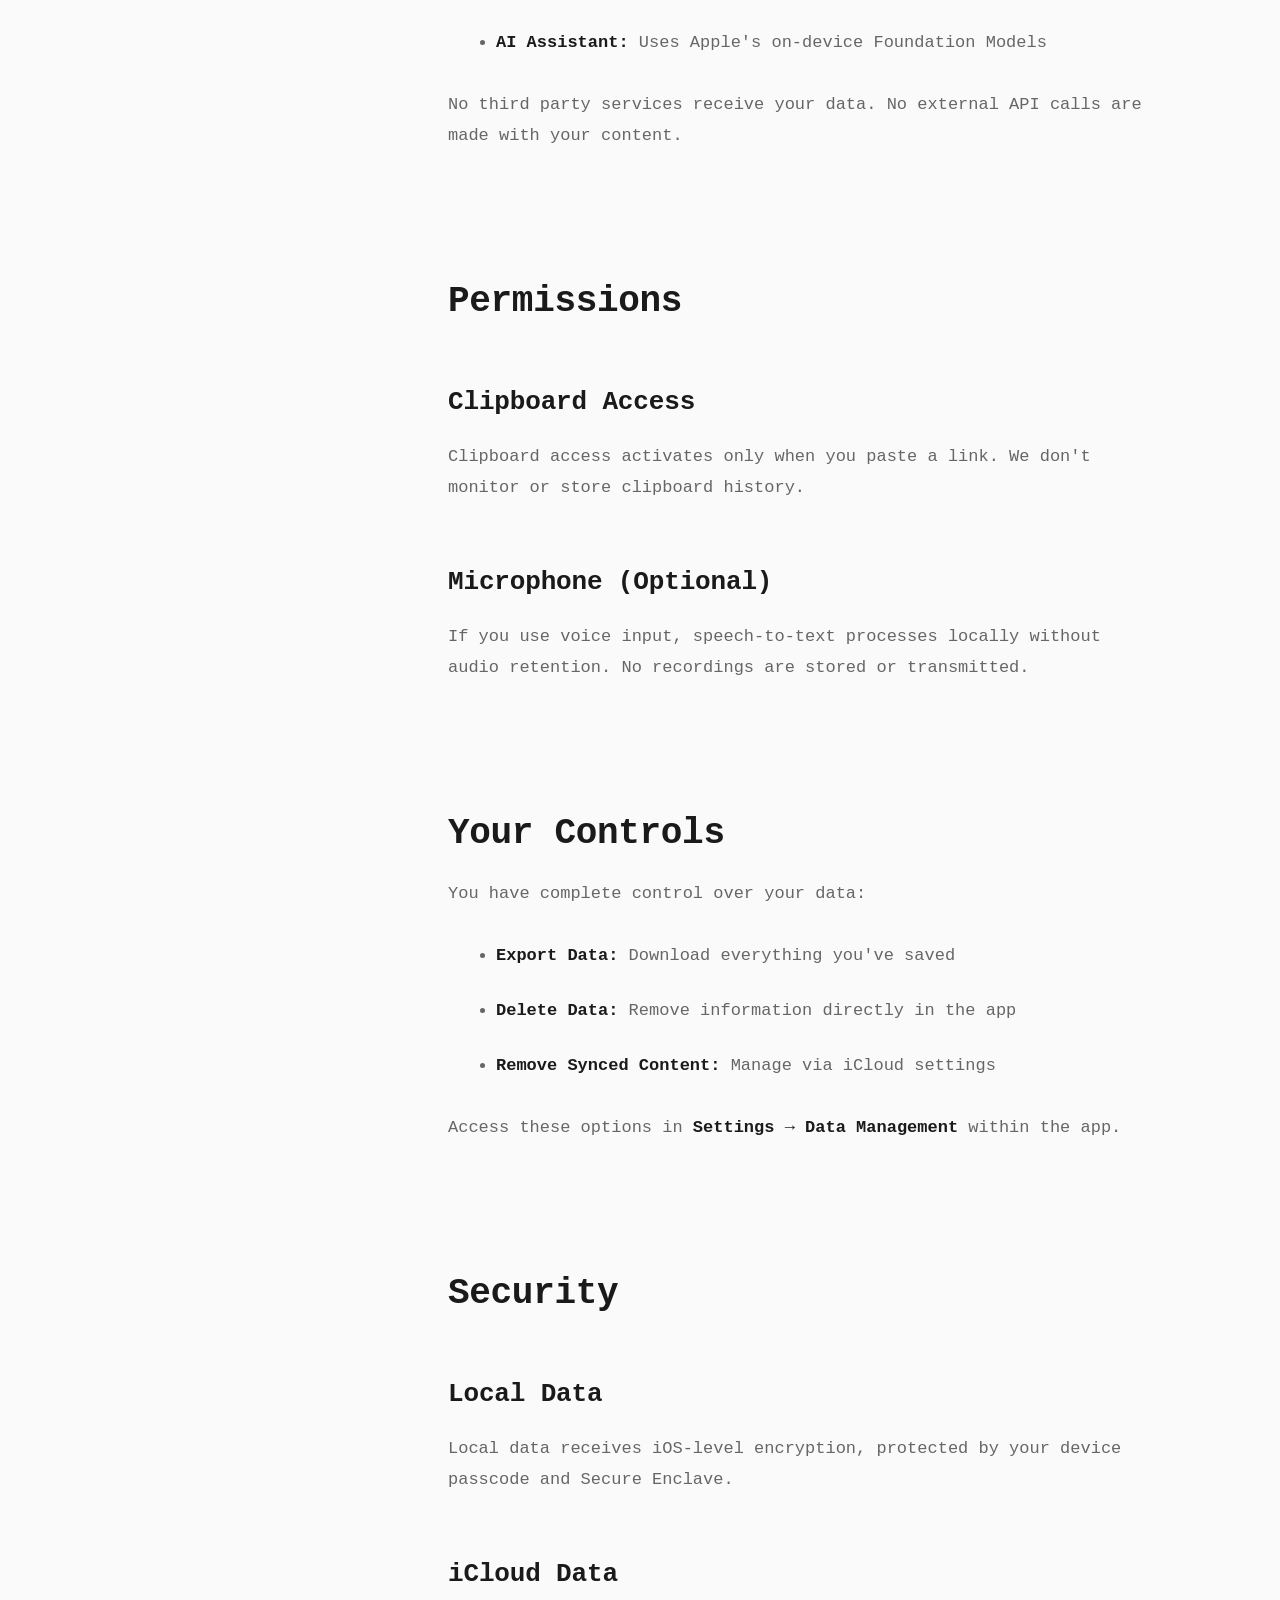
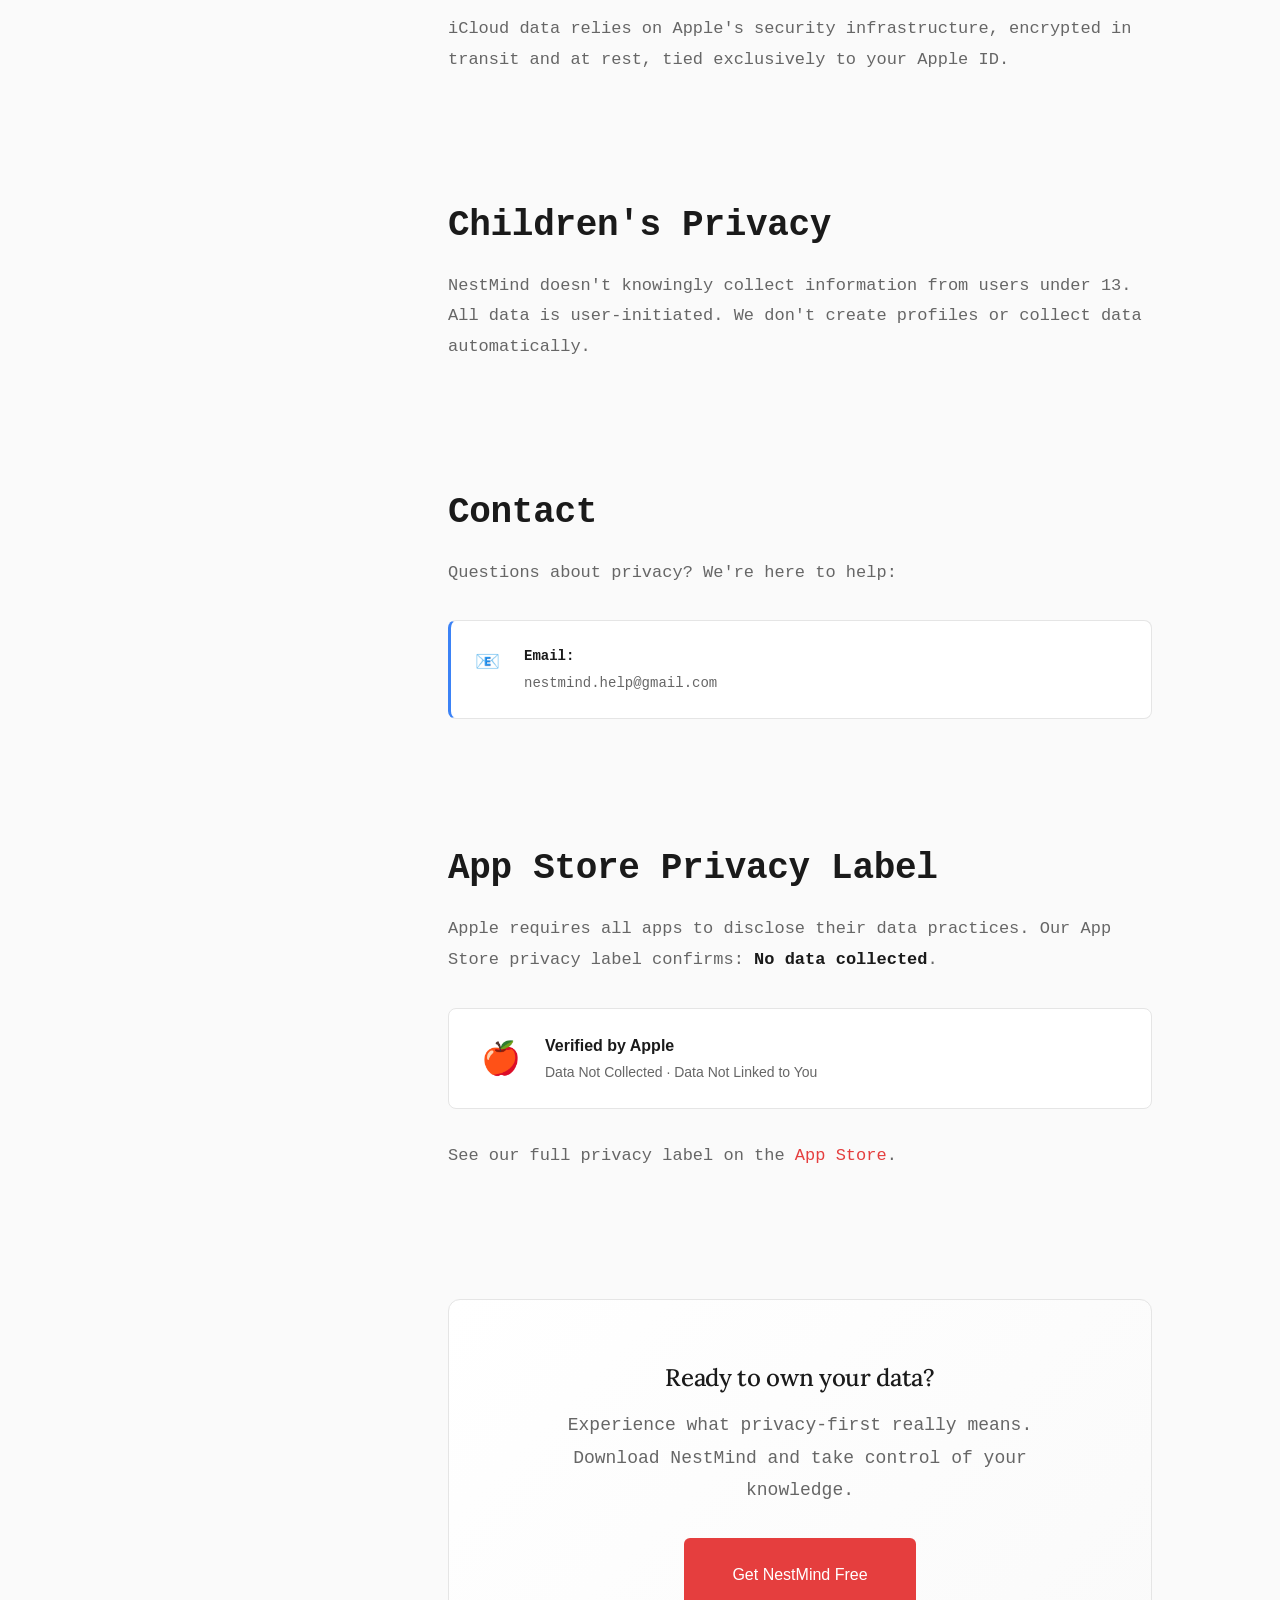
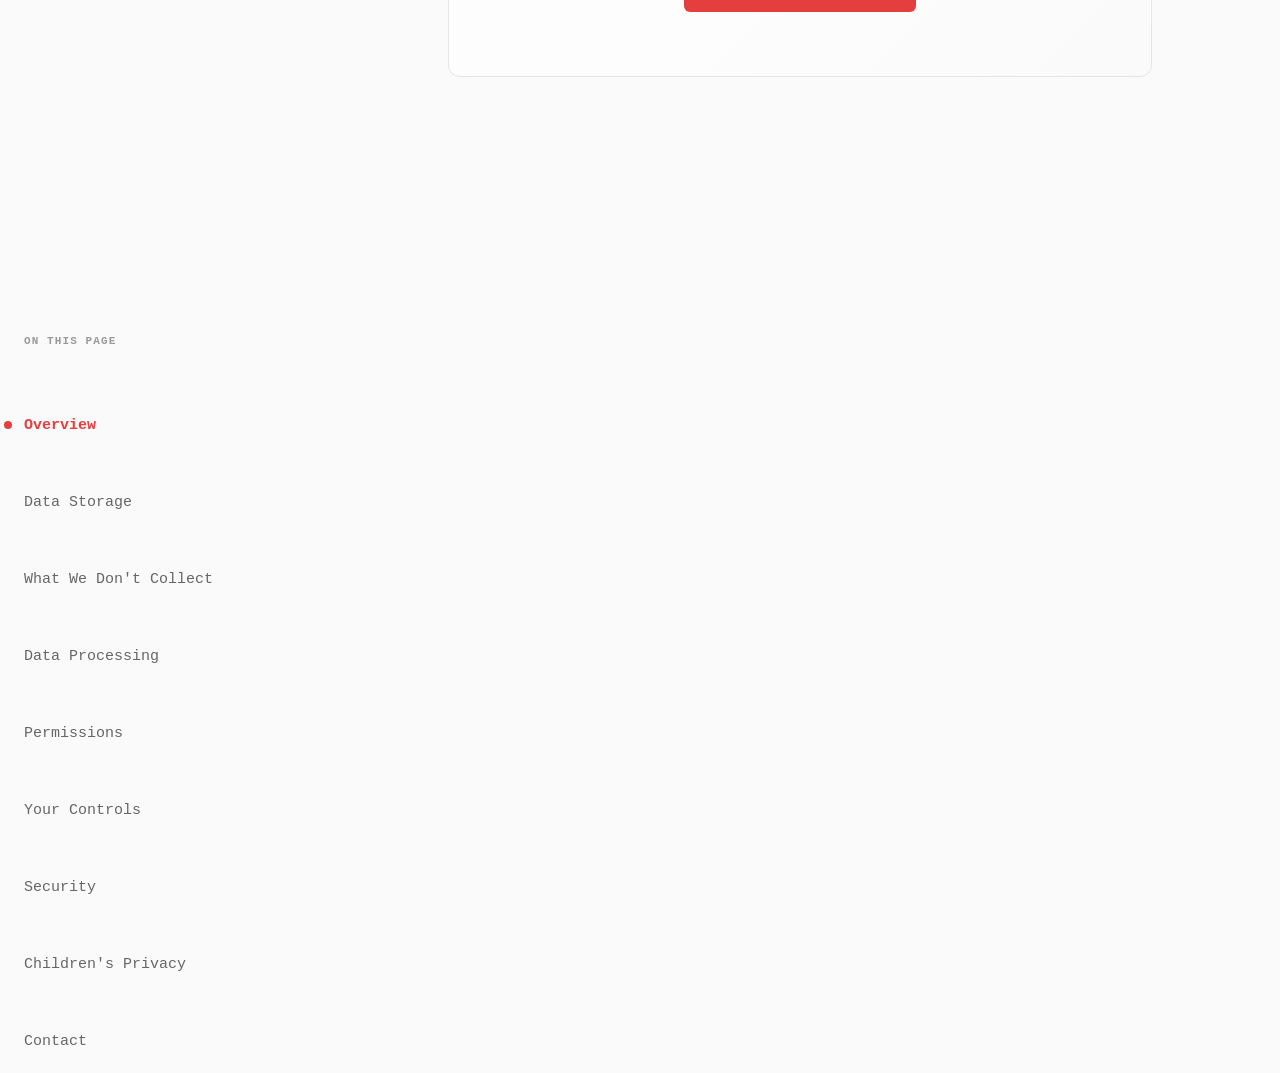
<file: privacy.html>
<!doctype html>
<html lang="en">
    <head>
        <meta charset="UTF-8" />
        <meta name="viewport" content="width=device-width, initial-scale=1.0" />
        <meta
            name="description"
            content="NestMind Privacy Policy - Your data stays on your device. No tracking, no analytics, no data collection. See exactly how we protect your privacy."
        />
        <title>Privacy Policy - NestMind</title>

        <!-- Open Graph / Social Sharing -->
        <meta property="og:type" content="website" />
        <meta
            property="og:url"
            content="https://nestmind-app.github.io/privacy.html"
        />
        <meta property="og:title" content="Privacy Policy - NestMind" />
        <meta
            property="og:description"
            content="Your data stays on your device. No tracking, no analytics, no data collection. True privacy by design."
        />
        <meta
            property="og:image"
            content="https://nestmind-app.github.io/images/og-image.png"
        />

        <!-- Twitter Card -->
        <meta name="twitter:card" content="summary_large_image" />
        <meta name="twitter:title" content="Privacy Policy - NestMind" />
        <meta
            name="twitter:description"
            content="Your data stays on your device. No tracking, no analytics, no data collection. True privacy by design."
        />
        <meta
            name="twitter:image"
            content="https://nestmind-app.github.io/images/og-image.png"
        />

        <link rel="icon" type="image/x-icon" href="favicon.ico" />
        <link rel="stylesheet" href="css/styles.css" />
        <link rel="stylesheet" href="css/docs.css" />
    </head>
    <body class="docs-page">
        <!-- Navigation -->
        <nav class="nav">
            <div class="container">
                <div class="nav-content">
                    <a href="index.html" class="nav-logo">
                        <img
                            src="images/nestmind-icon.png"
                            alt="NestMind"
                            class="logo-icon"
                            style="width: 32px; height: 32px"
                        />
                        <span class="logo-text">NestMind</span>
                    </a>
                    <div class="nav-links">
                        <a href="index.html" class="nav-link">Home</a>
                        <a href="features.html" class="nav-link">Features</a>
                        <a href="vision.html" class="nav-link">About</a>
                        <a href="privacy.html" class="nav-link active"
                            >Privacy</a
                        >
                        <a href="support.html" class="nav-link">Support</a>
                    </div>
                    <button class="mobile-menu-toggle" aria-label="Toggle menu">
                        <span></span>
                        <span></span>
                        <span></span>
                    </button>
                </div>
            </div>
        </nav>
        <div class="mobile-menu-overlay"></div>

        <!-- Main Documentation Layout -->
        <div class="docs-layout">
            <!-- Left Sidebar Navigation -->
            <aside class="docs-sidebar">
                <div class="docs-sidebar-content">
                    <div class="toc-title">PRIVACY POLICY</div>

                    <!-- Progress Dots -->
                    <div class="progress-dots">
                        <span class="dot active"></span>
                        <span class="dot"></span>
                        <span class="dot"></span>
                        <span class="dot"></span>
                    </div>

                    <!-- Numbered Navigation -->
                    <nav class="numbered-nav">
                        <a href="#overview" class="numbered-link active">
                            <span class="link-number">01</span>
                            <span class="link-text">Overview</span>
                        </a>
                        <a href="#data-storage" class="numbered-link">
                            <span class="link-number">02</span>
                            <span class="link-text">Data Storage</span>
                        </a>
                        <a href="#not-collected" class="numbered-link">
                            <span class="link-number">03</span>
                            <span class="link-text">What We Don't Collect</span>
                        </a>
                        <a href="#data-processing" class="numbered-link">
                            <span class="link-number">04</span>
                            <span class="link-text">Data Processing</span>
                        </a>
                        <a href="#permissions" class="numbered-link">
                            <span class="link-number">05</span>
                            <span class="link-text">Permissions</span>
                        </a>
                        <a href="#user-controls" class="numbered-link">
                            <span class="link-number">06</span>
                            <span class="link-text">Your Controls</span>
                        </a>
                        <a href="#security" class="numbered-link">
                            <span class="link-number">07</span>
                            <span class="link-text">Security</span>
                        </a>
                        <a href="#contact" class="numbered-link">
                            <span class="link-number">08</span>
                            <span class="link-text">Contact</span>
                        </a>
                        <a href="#app-store-privacy" class="numbered-link">
                            <span class="link-number">09</span>
                            <span class="link-text">App Store Label</span>
                        </a>
                    </nav>
                </div>
            </aside>

            <!-- Main Content Area -->
            <main class="docs-content">
                <article class="docs-article">
                    <!-- Overview -->
                    <section id="overview">
                        <h1 class="docs-title">Privacy Policy</h1>
                        <p class="docs-subtitle">
                            Privacy isn't a feature. It's our foundation.
                        </p>

                        <div class="privacy-hero-statement">
                            <p class="privacy-hero-text">
                                While other apps monetize your data, NestMind
                                was built so we
                                <strong>literally can't access it</strong>.
                                Everything runs on your device. Here's exactly
                                how we protect you.
                            </p>
                        </div>

                        <div class="callout callout-info">
                            <div class="callout-icon">🔒</div>
                            <div class="callout-content">
                                <strong>Effective Date:</strong> October 3,
                                2025<br />
                                Last updated: December 2025
                            </div>
                        </div>

                        <p>
                            NestMind is designed with privacy at its core. All
                            AI processing happens on your device using Apple
                            Intelligence. NestMind does not collect, store, or
                            access your personal information. This is by design.
                        </p>

                        <!-- Privacy Comparison -->
                        <div class="privacy-comparison">
                            <h3 class="comparison-title">The Difference</h3>
                            <div class="comparison-table">
                                <div class="comparison-row comparison-header">
                                    <div class="comparison-cell">
                                        What Others Do
                                    </div>
                                    <div class="comparison-cell">
                                        What NestMind Does
                                    </div>
                                </div>
                                <div class="comparison-row">
                                    <div class="comparison-cell bad">
                                        ☁️ Cloud AI processing
                                    </div>
                                    <div class="comparison-cell good">
                                        📱 On-device AI only
                                    </div>
                                </div>
                                <div class="comparison-row">
                                    <div class="comparison-cell bad">
                                        📊 Analytics tracking
                                    </div>
                                    <div class="comparison-cell good">
                                        🚫 Zero tracking
                                    </div>
                                </div>
                                <div class="comparison-row">
                                    <div class="comparison-cell bad">
                                        🎯 Data sold for ads
                                    </div>
                                    <div class="comparison-cell good">
                                        ✨ No advertising ever
                                    </div>
                                </div>
                                <div class="comparison-row">
                                    <div class="comparison-cell bad">
                                        🔓 Your content trains AI
                                    </div>
                                    <div class="comparison-cell good">
                                        🔒 Your data stays yours
                                    </div>
                                </div>
                            </div>
                        </div>
                    </section>

                    <!-- Data Storage -->
                    <section id="data-storage">
                        <h2>Data Storage</h2>
                        <p>
                            Your data lives in two places, both under your
                            control.
                        </p>

                        <ul>
                            <li>
                                <strong>iCloud Sync:</strong> Your data syncs
                                securely through Apple's infrastructure,
                                encrypted end-to-end
                            </li>
                            <li>
                                <strong>Local Storage:</strong> Works offline
                                with iOS encryption protecting everything
                            </li>
                            <li>
                                <strong>Your Apple ID:</strong> Data is tied to
                                your Apple ID, not to us. We literally cannot
                                access it.
                            </li>
                        </ul>

                        <div class="callout callout-tip">
                            <div class="callout-icon">💡</div>
                            <div class="callout-content">
                                <strong>The Bottom Line</strong><br />
                                All synchronization goes directly through
                                Apple's servers. We never see, touch, or process
                                your data.
                            </div>
                        </div>
                    </section>

                    <!-- What We Don't Collect -->
                    <section id="not-collected">
                        <h2>What We Don't Collect</h2>
                        <p>
                            Here's everything we <strong>don't</strong> know
                            about you:
                        </p>

                        <ul>
                            <li>
                                ❌ Personal identifiers: We don't know who you
                                are
                            </li>
                            <li>❌ Advertising IDs: We don't do ads</li>
                            <li>
                                ❌ Location data: We don't care where you are
                            </li>
                            <li>
                                ❌ Your content: We cannot read your bookmarks
                            </li>
                            <li>
                                ❌ Usage analytics: We don't track how you use
                                the app
                            </li>
                            <li>
                                ❌ Search queries: Your searches stay on your
                                device
                            </li>
                            <li>❌ Browsing behavior: None of our business</li>
                        </ul>

                        <div class="callout callout-warning">
                            <div class="callout-icon">✋</div>
                            <div class="callout-content">
                                <strong>Zero. Zilch. Nada.</strong><br />
                                We don't track you. We don't profile you. We
                                don't sell you. Period.
                            </div>
                        </div>
                    </section>

                    <!-- Data Processing -->
                    <section id="data-processing">
                        <h2>Data Processing</h2>
                        <p>All operations occur locally on your device:</p>

                        <ul>
                            <li>
                                <strong>Saving:</strong> Content is stored
                                locally and synced to your iCloud
                            </li>
                            <li>
                                <strong>Searching:</strong> Semantic search runs
                                entirely on-device
                            </li>
                            <li>
                                <strong>Organizing:</strong> Tags, folders, and
                                organization stay local
                            </li>
                            <li>
                                <strong>AI Assistant:</strong> Uses Apple's
                                on-device Foundation Models
                            </li>
                        </ul>

                        <p>
                            No third party services receive your data. No
                            external API calls are made with your content.
                        </p>
                    </section>

                    <!-- Permissions -->
                    <section id="permissions">
                        <h2>Permissions</h2>

                        <h3>Clipboard Access</h3>
                        <p>
                            Clipboard access activates only when you paste a
                            link. We don't monitor or store clipboard history.
                        </p>

                        <h3>Microphone (Optional)</h3>
                        <p>
                            If you use voice input, speech-to-text processes
                            locally without audio retention. No recordings are
                            stored or transmitted.
                        </p>
                    </section>

                    <!-- User Controls -->
                    <section id="user-controls">
                        <h2>Your Controls</h2>
                        <p>You have complete control over your data:</p>

                        <ul>
                            <li>
                                <strong>Export Data:</strong> Download
                                everything you've saved
                            </li>
                            <li>
                                <strong>Delete Data:</strong> Remove information
                                directly in the app
                            </li>
                            <li>
                                <strong>Remove Synced Content:</strong> Manage
                                via iCloud settings
                            </li>
                        </ul>

                        <p>
                            Access these options in
                            <strong>Settings → Data Management</strong> within
                            the app.
                        </p>
                    </section>

                    <!-- Security -->
                    <section id="security">
                        <h2>Security</h2>

                        <h3>Local Data</h3>
                        <p>
                            Local data receives iOS-level encryption, protected
                            by your device passcode and Secure Enclave.
                        </p>

                        <h3>iCloud Data</h3>
                        <p>
                            iCloud data relies on Apple's security
                            infrastructure, encrypted in transit and at rest,
                            tied exclusively to your Apple ID.
                        </p>
                    </section>

                    <!-- Children's Privacy -->
                    <section id="children">
                        <h2>Children's Privacy</h2>
                        <p>
                            NestMind doesn't knowingly collect information from
                            users under 13. All data is user-initiated. We don't
                            create profiles or collect data automatically.
                        </p>
                    </section>

                    <!-- Contact -->
                    <section id="contact">
                        <h2>Contact</h2>
                        <p>Questions about privacy? We're here to help:</p>

                        <div class="callout callout-info">
                            <div class="callout-icon">📧</div>
                            <div class="callout-content">
                                <strong>Email:</strong> nestmind.help@gmail.com
                            </div>
                        </div>
                    </section>

                    <!-- App Store Privacy Label -->
                    <section id="app-store-privacy">
                        <h2>App Store Privacy Label</h2>
                        <p>
                            Apple requires all apps to disclose their data
                            practices. Our App Store privacy label confirms:
                            <strong>No data collected</strong>.
                        </p>
                        <div class="privacy-label-badge">
                            <div class="privacy-badge-icon">🍎</div>
                            <div class="privacy-badge-content">
                                <strong>Verified by Apple</strong>
                                <span
                                    >Data Not Collected · Data Not Linked to
                                    You</span
                                >
                            </div>
                        </div>
                        <p class="privacy-label-note">
                            See our full privacy label on the
                            <a href="https://apps.apple.com/app/nestmind"
                                >App Store</a
                            >.
                        </p>
                    </section>

                    <!-- CTA Section -->
                    <section id="privacy-cta" class="privacy-cta-section">
                        <h2>Ready to own your data?</h2>
                        <p>
                            Experience what privacy-first really means. Download
                            NestMind and take control of your knowledge.
                        </p>
                        <a
                            href="https://apps.apple.com/app/nestmind"
                            class="btn btn-primary btn-large"
                            >Get NestMind Free</a
                        >
                    </section>
                </article>
            </main>

            <!-- Right Sidebar (Table of Contents) -->
            <aside class="docs-toc">
                <div class="docs-toc-content">
                    <div class="toc-header">On This Page</div>
                    <nav class="toc-nav">
                        <a href="#overview" class="toc-link">Overview</a>
                        <a href="#data-storage" class="toc-link"
                            >Data Storage</a
                        >
                        <a href="#not-collected" class="toc-link"
                            >What We Don't Collect</a
                        >
                        <a href="#data-processing" class="toc-link"
                            >Data Processing</a
                        >
                        <a href="#permissions" class="toc-link">Permissions</a>
                        <a href="#user-controls" class="toc-link"
                            >Your Controls</a
                        >
                        <a href="#security" class="toc-link">Security</a>
                        <a href="#children" class="toc-link"
                            >Children's Privacy</a
                        >
                        <a href="#contact" class="toc-link">Contact</a>
                        <a href="#app-store-privacy" class="toc-link"
                            >App Store Label</a
                        >
                    </nav>
                </div>
            </aside>
        </div>

        <script src="js/theme.js"></script>
        <script src="js/docs.js"></script>
    </body>
</html>
</file>
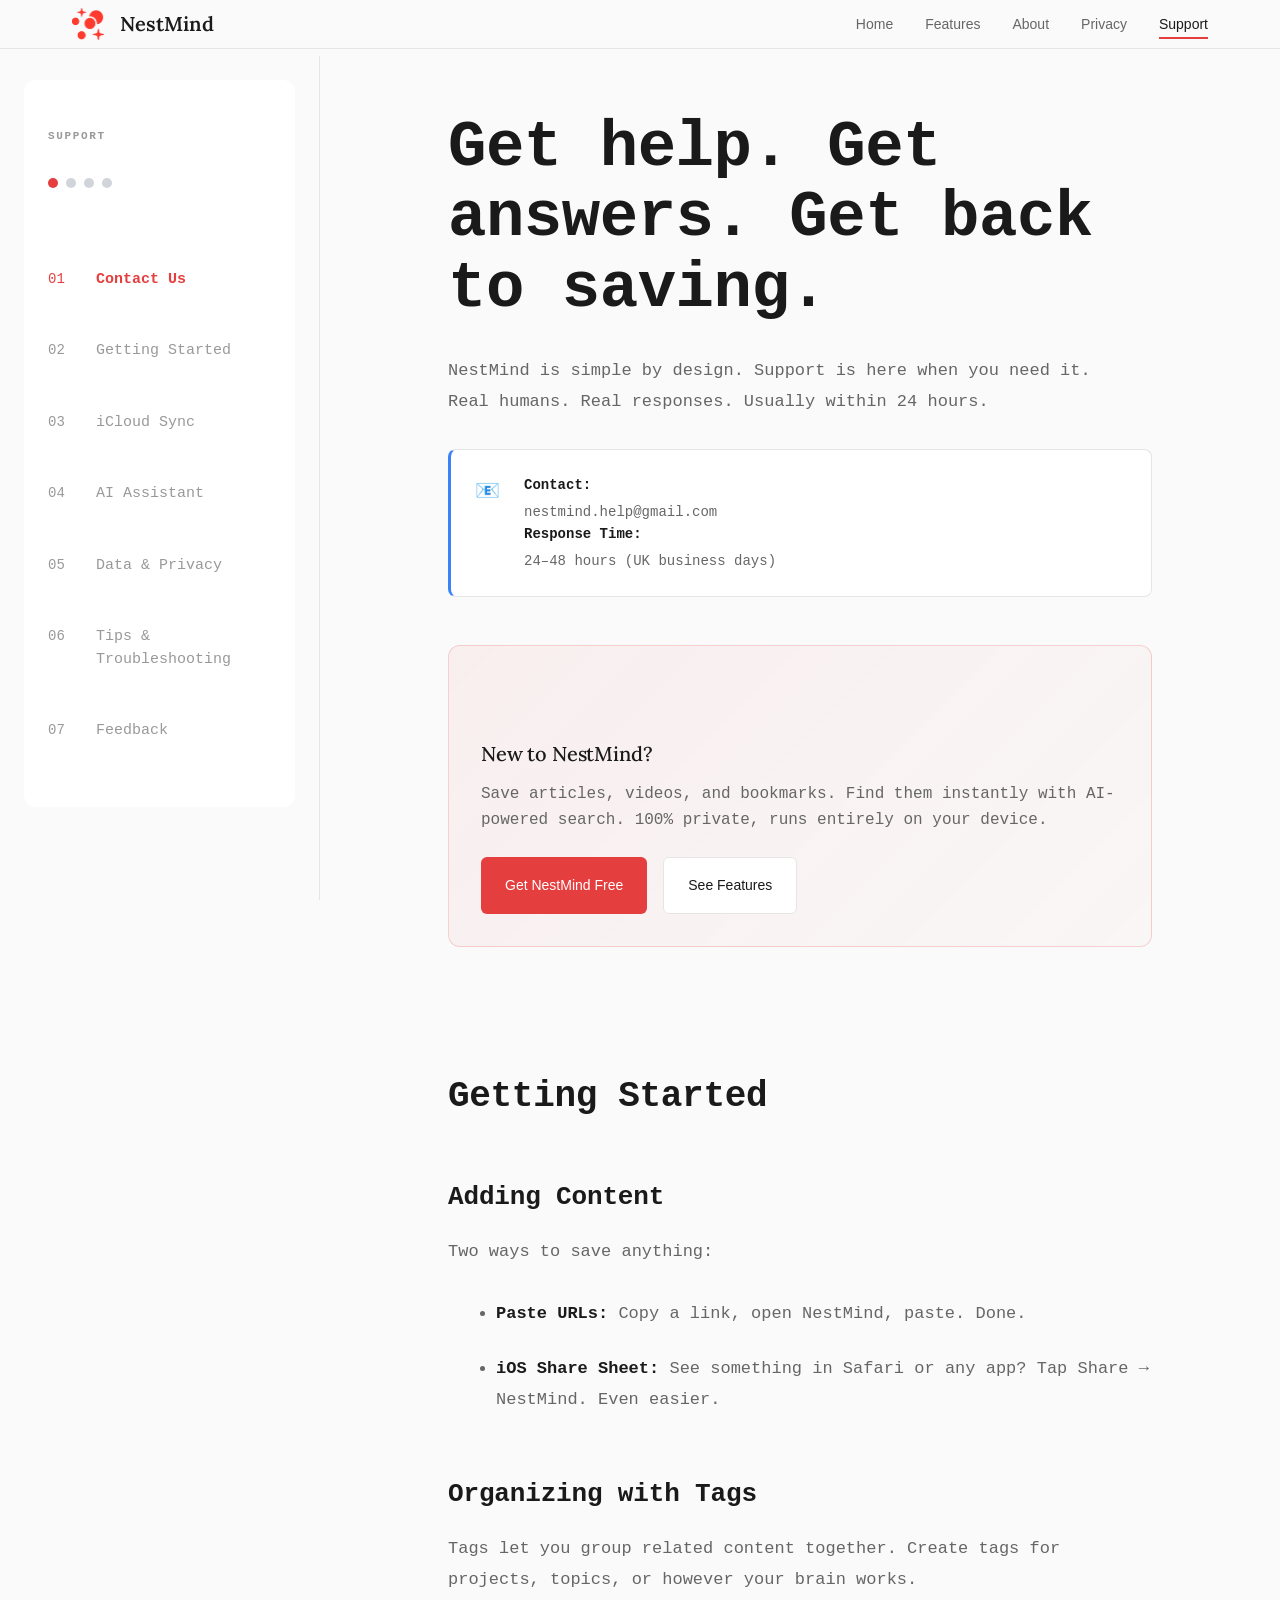
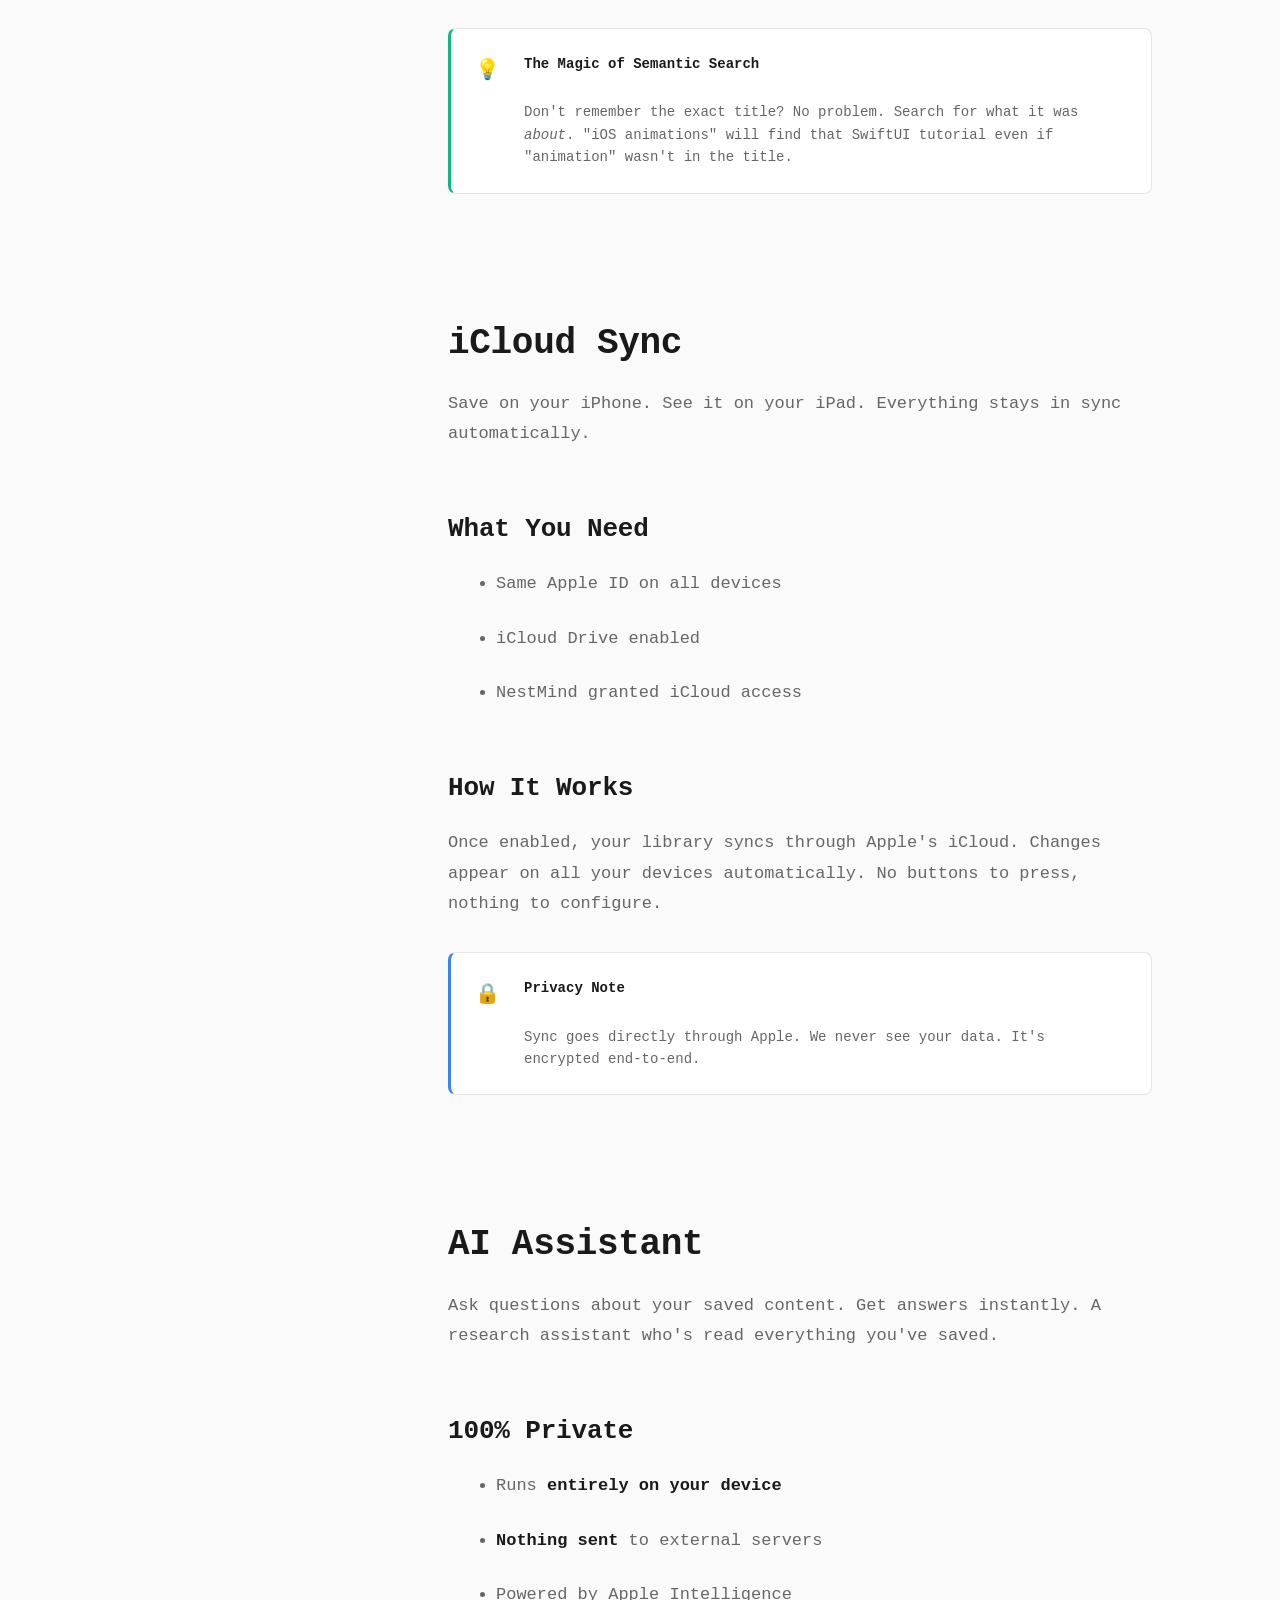
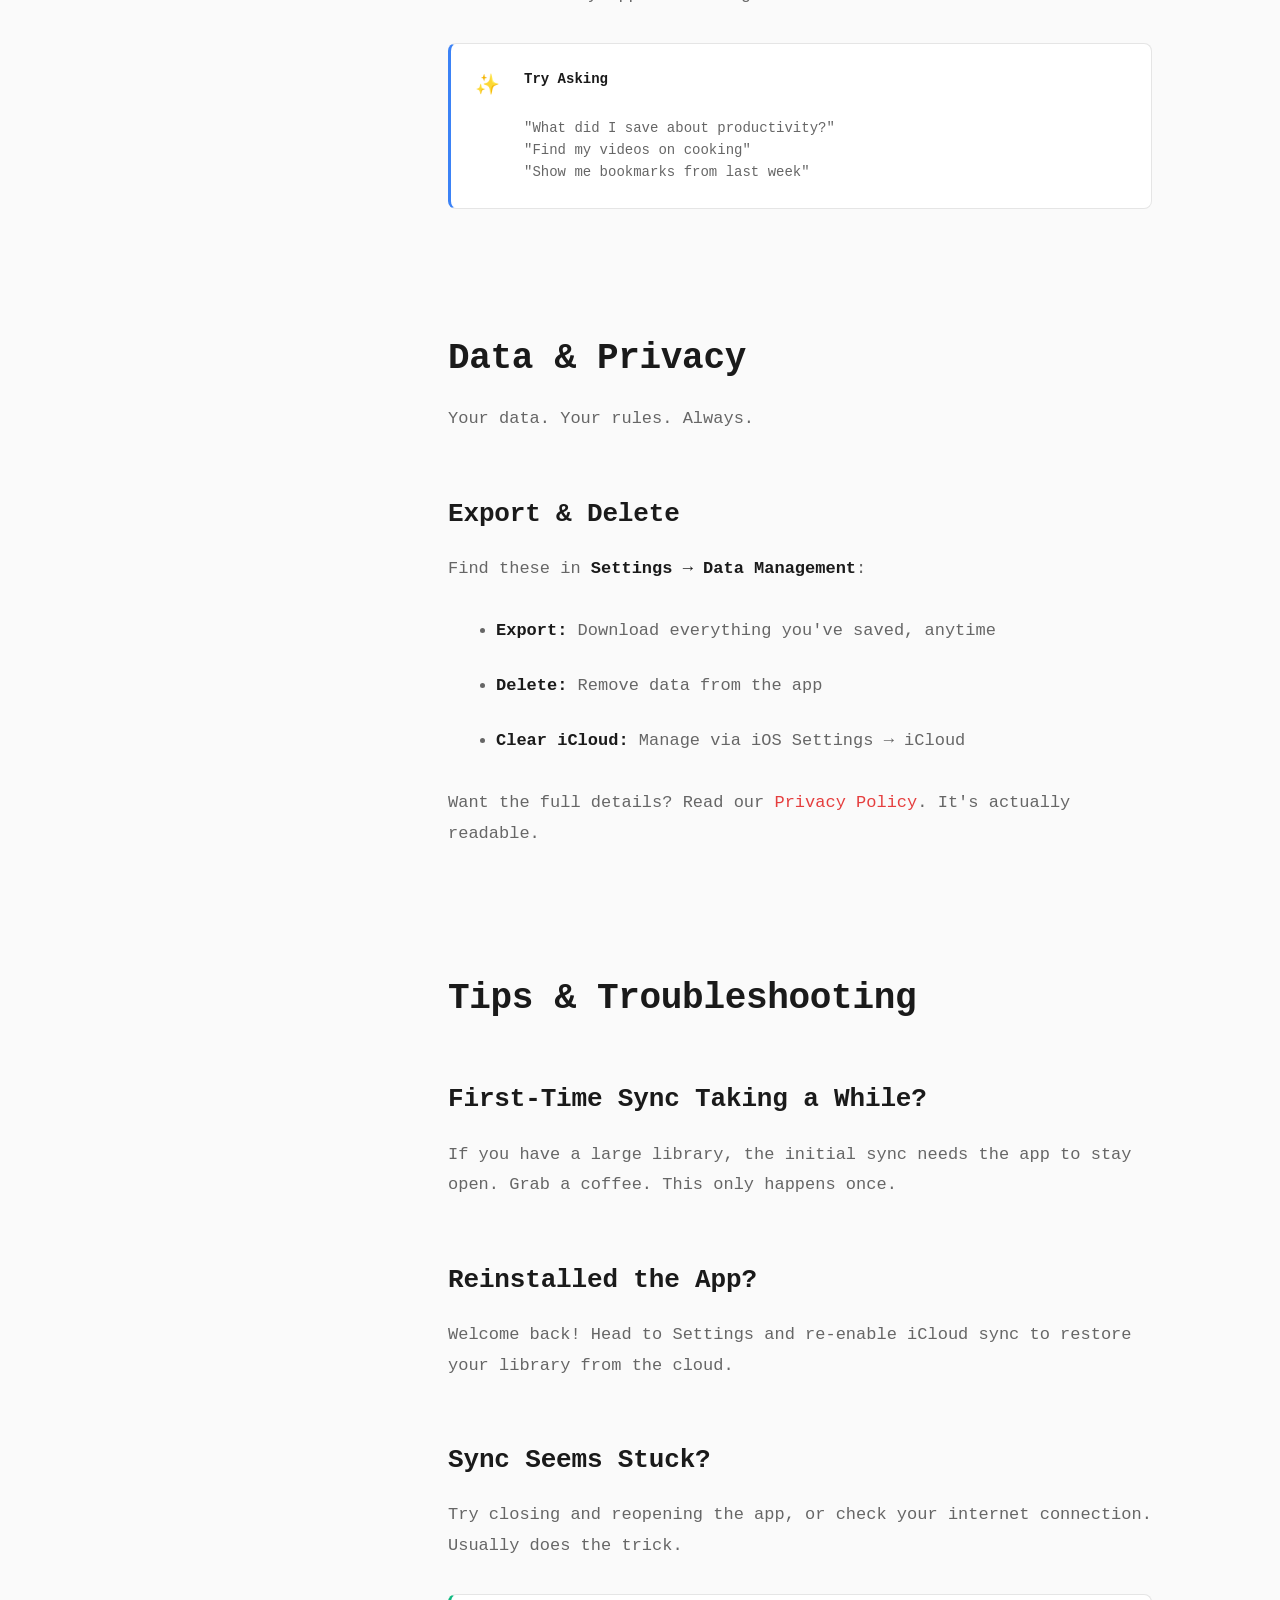
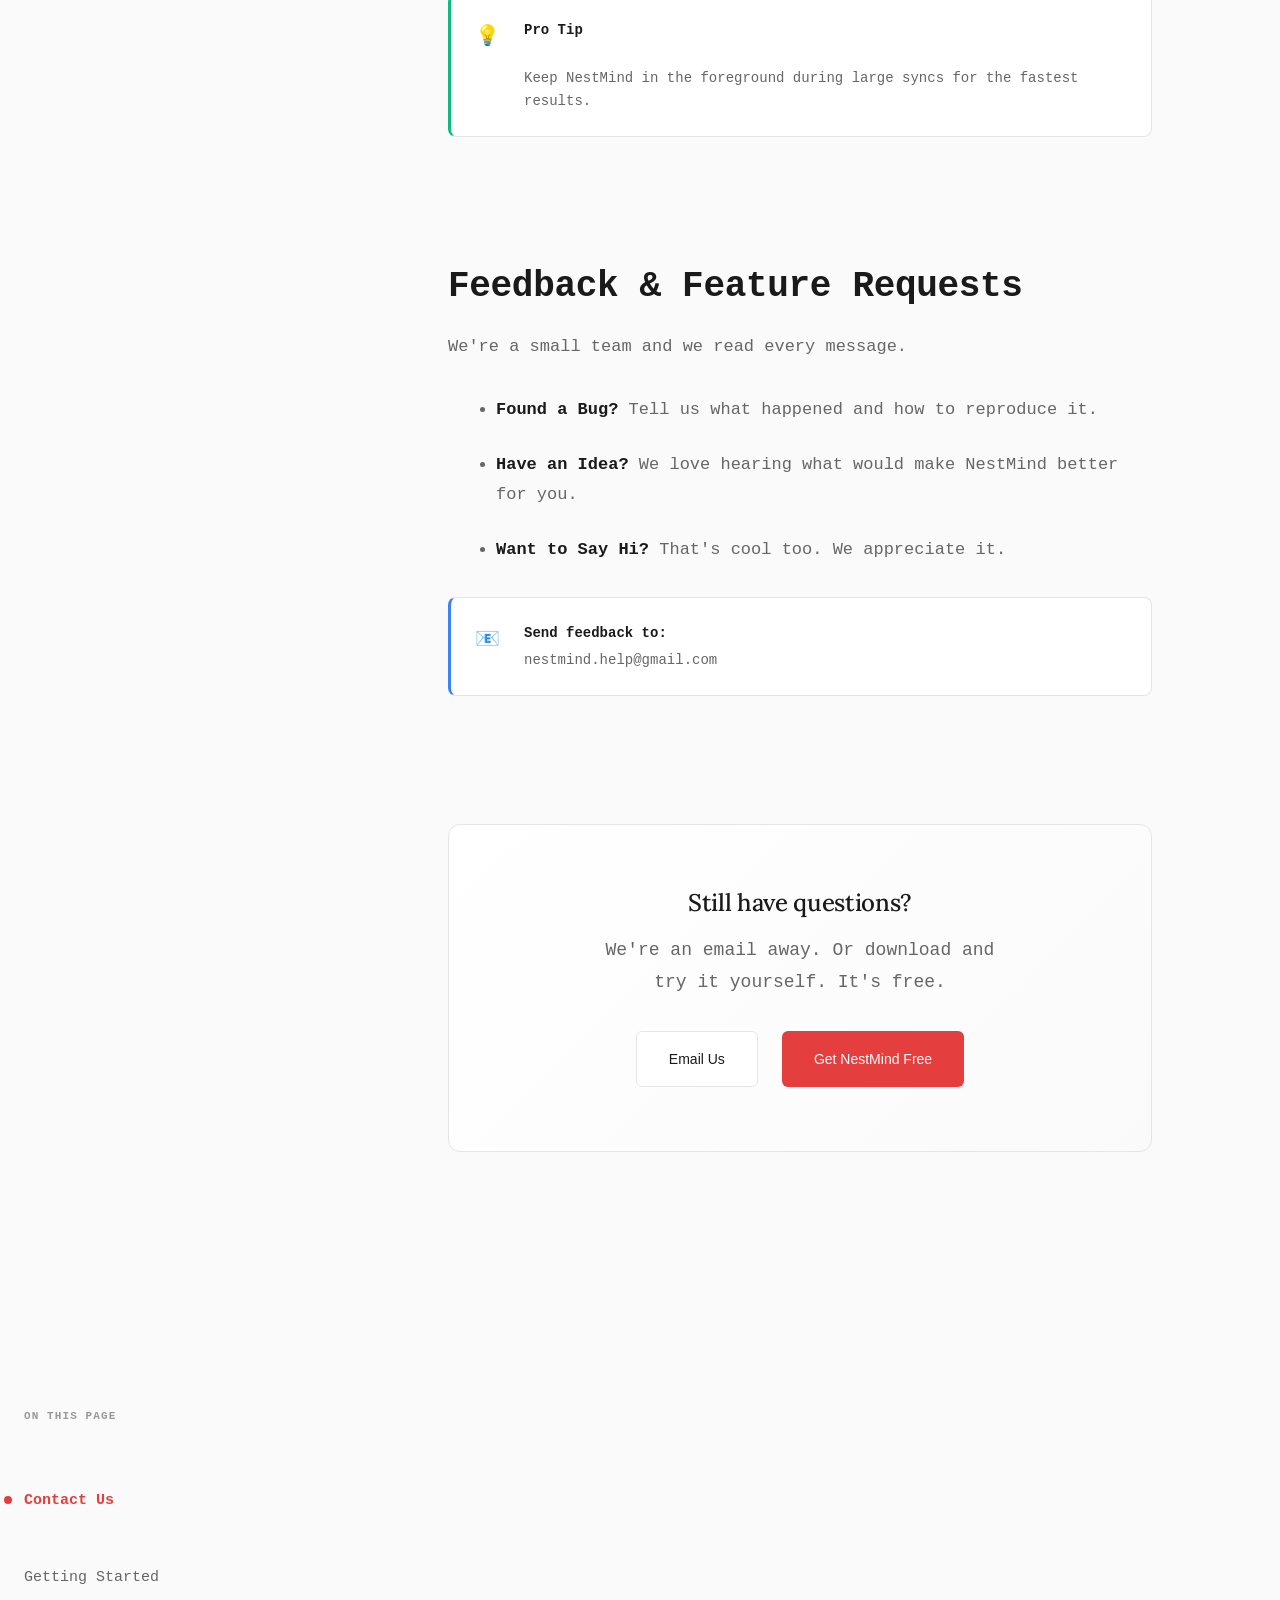
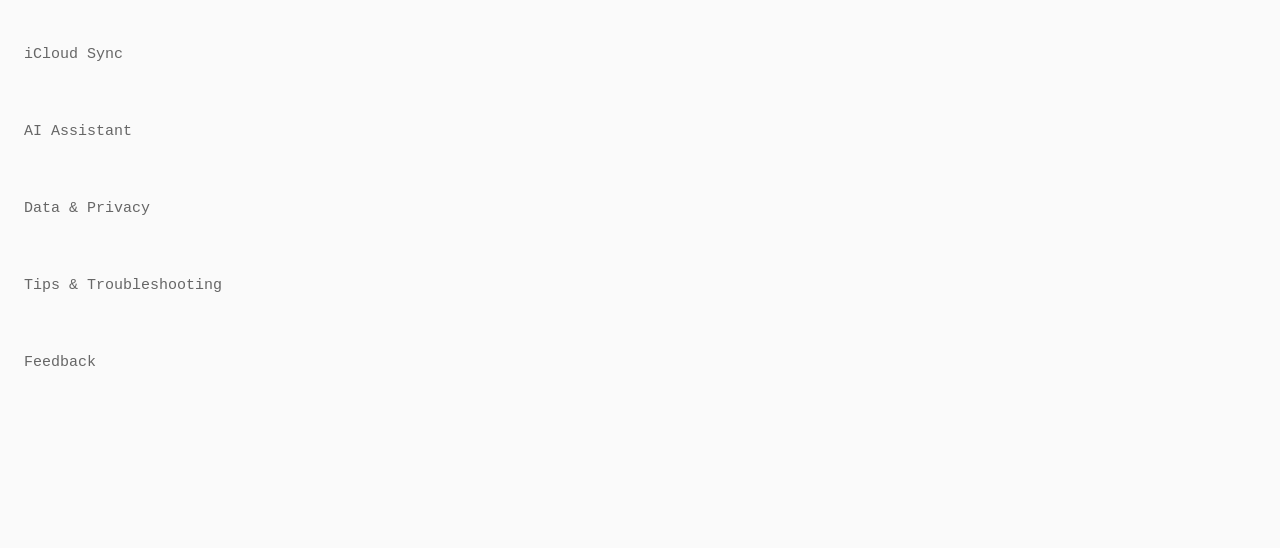
<file: support.html>
<!doctype html>
<html lang="en">
    <head>
        <meta charset="UTF-8" />
        <meta name="viewport" content="width=device-width, initial-scale=1.0" />
        <meta
            name="description"
            content="NestMind Support - Get help with your privacy-first knowledge companion. Quick answers, troubleshooting tips, and real human support within 24 hours."
        />
        <title>Support - NestMind</title>

        <!-- Open Graph / Social Sharing -->
        <meta property="og:type" content="website" />
        <meta
            property="og:url"
            content="https://nestmind-app.github.io/support.html"
        />
        <meta property="og:title" content="Support - NestMind" />
        <meta
            property="og:description"
            content="Get help with your privacy-first knowledge companion. Quick answers and real human support."
        />
        <meta
            property="og:image"
            content="https://nestmind-app.github.io/images/og-image.png"
        />

        <!-- Twitter Card -->
        <meta name="twitter:card" content="summary_large_image" />
        <meta name="twitter:title" content="Support - NestMind" />
        <meta
            name="twitter:description"
            content="Get help with your privacy-first knowledge companion. Quick answers and real human support."
        />
        <meta
            name="twitter:image"
            content="https://nestmind-app.github.io/images/og-image.png"
        />

        <link rel="icon" type="image/x-icon" href="favicon.ico" />
        <link rel="stylesheet" href="css/styles.css" />
        <link rel="stylesheet" href="css/docs.css" />
    </head>
    <body class="docs-page">
        <!-- Navigation -->
        <nav class="nav">
            <div class="container">
                <div class="nav-content">
                    <a href="index.html" class="nav-logo">
                        <img
                            src="images/nestmind-icon.png"
                            alt="NestMind"
                            class="logo-icon"
                            style="width: 32px; height: 32px"
                        />
                        <span class="logo-text">NestMind</span>
                    </a>
                    <div class="nav-links">
                        <a href="index.html" class="nav-link">Home</a>
                        <a href="features.html" class="nav-link">Features</a>
                        <a href="vision.html" class="nav-link">About</a>
                        <a href="privacy.html" class="nav-link">Privacy</a>
                        <a href="support.html" class="nav-link active"
                            >Support</a
                        >
                    </div>
                    <button class="mobile-menu-toggle" aria-label="Toggle menu">
                        <span></span>
                        <span></span>
                        <span></span>
                    </button>
                </div>
            </div>
        </nav>
        <div class="mobile-menu-overlay"></div>

        <!-- Main Documentation Layout -->
        <div class="docs-layout">
            <!-- Left Sidebar Navigation -->
            <aside class="docs-sidebar">
                <div class="docs-sidebar-content">
                    <div class="toc-title">SUPPORT</div>

                    <!-- Progress Dots -->
                    <div class="progress-dots">
                        <span class="dot active"></span>
                        <span class="dot"></span>
                        <span class="dot"></span>
                        <span class="dot"></span>
                    </div>

                    <!-- Numbered Navigation -->
                    <nav class="numbered-nav">
                        <a href="#contact" class="numbered-link active">
                            <span class="link-number">01</span>
                            <span class="link-text">Contact Us</span>
                        </a>
                        <a href="#getting-started" class="numbered-link">
                            <span class="link-number">02</span>
                            <span class="link-text">Getting Started</span>
                        </a>
                        <a href="#sync" class="numbered-link">
                            <span class="link-number">03</span>
                            <span class="link-text">iCloud Sync</span>
                        </a>
                        <a href="#assistant" class="numbered-link">
                            <span class="link-number">04</span>
                            <span class="link-text">AI Assistant</span>
                        </a>
                        <a href="#data-privacy" class="numbered-link">
                            <span class="link-number">05</span>
                            <span class="link-text">Data & Privacy</span>
                        </a>
                        <a href="#tips" class="numbered-link">
                            <span class="link-number">06</span>
                            <span class="link-text"
                                >Tips & Troubleshooting</span
                            >
                        </a>
                        <a href="#feedback" class="numbered-link">
                            <span class="link-number">07</span>
                            <span class="link-text">Feedback</span>
                        </a>
                    </nav>
                </div>
            </aside>

            <!-- Main Content Area -->
            <main class="docs-content">
                <article class="docs-article">
                    <!-- Contact -->
                    <section id="contact">
                        <h1 class="docs-title">
                            Get help. Get answers. Get back to saving.
                        </h1>
                        <p class="docs-subtitle">
                            NestMind is simple by design. Support is here when
                            you need it.<br />
                            Real humans. Real responses. Usually within 24
                            hours.
                        </p>

                        <div class="callout callout-info">
                            <div class="callout-icon">📧</div>
                            <div class="callout-content">
                                <strong>Contact:</strong>
                                nestmind.help@gmail.com<br />
                                <strong>Response Time:</strong> 24–48 hours (UK
                                business days)
                            </div>
                        </div>

                        <!-- New to NestMind -->
                        <div class="support-intro-box">
                            <h3>New to NestMind?</h3>
                            <p>
                                Save articles, videos, and bookmarks. Find them
                                instantly with AI-powered search. 100% private,
                                runs entirely on your device.
                            </p>
                            <div class="support-intro-buttons">
                                <a
                                    href="https://apps.apple.com/app/nestmind"
                                    class="btn btn-primary"
                                    >Get NestMind Free</a
                                >
                                <a
                                    href="features.html"
                                    class="btn btn-secondary"
                                    >See Features</a
                                >
                            </div>
                        </div>
                    </section>

                    <!-- Getting Started -->
                    <section id="getting-started">
                        <h2>Getting Started</h2>

                        <h3>Adding Content</h3>
                        <p>Two ways to save anything:</p>
                        <ul>
                            <li>
                                <strong>Paste URLs:</strong> Copy a link, open
                                NestMind, paste. Done.
                            </li>
                            <li>
                                <strong>iOS Share Sheet:</strong> See something
                                in Safari or any app? Tap Share → NestMind. Even
                                easier.
                            </li>
                        </ul>

                        <h3>Organizing with Tags</h3>
                        <p>
                            Tags let you group related content together. Create
                            tags for projects, topics, or however your brain
                            works.
                        </p>

                        <div class="callout callout-tip">
                            <div class="callout-icon">💡</div>
                            <div class="callout-content">
                                <strong>The Magic of Semantic Search</strong
                                ><br />
                                Don't remember the exact title? No problem.
                                Search for what it was <em>about</em>. "iOS
                                animations" will find that SwiftUI tutorial even
                                if "animation" wasn't in the title.
                            </div>
                        </div>
                    </section>

                    <!-- Sync -->
                    <section id="sync">
                        <h2>iCloud Sync</h2>
                        <p>
                            Save on your iPhone. See it on your iPad. Everything
                            stays in sync automatically.
                        </p>

                        <h3>What You Need</h3>
                        <ul>
                            <li>Same Apple ID on all devices</li>
                            <li>iCloud Drive enabled</li>
                            <li>NestMind granted iCloud access</li>
                        </ul>

                        <h3>How It Works</h3>
                        <p>
                            Once enabled, your library syncs through Apple's
                            iCloud. Changes appear on all your devices
                            automatically. No buttons to press, nothing to
                            configure.
                        </p>

                        <div class="callout callout-info">
                            <div class="callout-icon">🔒</div>
                            <div class="callout-content">
                                <strong>Privacy Note</strong><br />
                                Sync goes directly through Apple. We never see
                                your data. It's encrypted end-to-end.
                            </div>
                        </div>
                    </section>

                    <!-- Assistant -->
                    <section id="assistant">
                        <h2>AI Assistant</h2>
                        <p>
                            Ask questions about your saved content. Get answers
                            instantly. A research assistant who's read
                            everything you've saved.
                        </p>

                        <h3>100% Private</h3>
                        <ul>
                            <li>
                                Runs <strong>entirely on your device</strong>
                            </li>
                            <li>
                                <strong>Nothing sent</strong> to external
                                servers
                            </li>
                            <li>Powered by Apple Intelligence</li>
                        </ul>

                        <div class="callout callout-info">
                            <div class="callout-icon">✨</div>
                            <div class="callout-content">
                                <strong>Try Asking</strong><br />
                                "What did I save about productivity?"<br />
                                "Find my videos on cooking"<br />
                                "Show me bookmarks from last week"
                            </div>
                        </div>
                    </section>

                    <!-- Data & Privacy -->
                    <section id="data-privacy">
                        <h2>Data & Privacy</h2>
                        <p>Your data. Your rules. Always.</p>

                        <h3>Export & Delete</h3>
                        <p>
                            Find these in
                            <strong>Settings → Data Management</strong>:
                        </p>

                        <ul>
                            <li>
                                <strong>Export:</strong> Download everything
                                you've saved, anytime
                            </li>
                            <li>
                                <strong>Delete:</strong> Remove data from the
                                app
                            </li>
                            <li>
                                <strong>Clear iCloud:</strong> Manage via iOS
                                Settings → iCloud
                            </li>
                        </ul>

                        <p>
                            Want the full details? Read our
                            <a href="privacy.html">Privacy Policy</a>. It's
                            actually readable.
                        </p>
                    </section>

                    <!-- Tips & Troubleshooting -->
                    <section id="tips">
                        <h2>Tips & Troubleshooting</h2>

                        <h3>First-Time Sync Taking a While?</h3>
                        <p>
                            If you have a large library, the initial sync needs
                            the app to stay open. Grab a coffee. This only
                            happens once.
                        </p>

                        <h3>Reinstalled the App?</h3>
                        <p>
                            Welcome back! Head to Settings and re-enable iCloud
                            sync to restore your library from the cloud.
                        </p>

                        <h3>Sync Seems Stuck?</h3>
                        <p>
                            Try closing and reopening the app, or check your
                            internet connection. Usually does the trick.
                        </p>

                        <div class="callout callout-tip">
                            <div class="callout-icon">💡</div>
                            <div class="callout-content">
                                <strong>Pro Tip</strong><br />
                                Keep NestMind in the foreground during large
                                syncs for the fastest results.
                            </div>
                        </div>
                    </section>

                    <!-- Feedback -->
                    <section id="feedback">
                        <h2>Feedback & Feature Requests</h2>
                        <p>We're a small team and we read every message.</p>

                        <ul>
                            <li>
                                <strong>Found a Bug?</strong> Tell us what
                                happened and how to reproduce it.
                            </li>
                            <li>
                                <strong>Have an Idea?</strong> We love hearing
                                what would make NestMind better for you.
                            </li>
                            <li>
                                <strong>Want to Say Hi?</strong> That's cool
                                too. We appreciate it.
                            </li>
                        </ul>

                        <div class="callout callout-info">
                            <div class="callout-icon">📧</div>
                            <div class="callout-content">
                                <strong>Send feedback to:</strong>
                                nestmind.help@gmail.com
                            </div>
                        </div>
                    </section>

                    <!-- Final CTA -->
                    <section id="download-cta" class="support-final-cta">
                        <h2>Still have questions?</h2>
                        <p>
                            We're an email away. Or download and try it
                            yourself. It's free.
                        </p>
                        <div class="support-cta-buttons">
                            <a
                                href="mailto:nestmind.help@gmail.com"
                                class="btn btn-secondary"
                                >Email Us</a
                            >
                            <a
                                href="https://apps.apple.com/app/nestmind"
                                class="btn btn-primary"
                                >Get NestMind Free</a
                            >
                        </div>
                    </section>
                </article>
            </main>

            <!-- Right Sidebar (Table of Contents) -->
            <aside class="docs-toc">
                <div class="docs-toc-content">
                    <div class="toc-header">On This Page</div>
                    <nav class="toc-nav">
                        <a href="#contact" class="toc-link">Contact Us</a>
                        <a href="#getting-started" class="toc-link"
                            >Getting Started</a
                        >
                        <a href="#sync" class="toc-link">iCloud Sync</a>
                        <a href="#assistant" class="toc-link">AI Assistant</a>
                        <a href="#data-privacy" class="toc-link"
                            >Data & Privacy</a
                        >
                        <a href="#tips" class="toc-link"
                            >Tips & Troubleshooting</a
                        >
                        <a href="#feedback" class="toc-link">Feedback</a>
                    </nav>
                </div>
            </aside>
        </div>

        <script src="js/theme.js"></script>
        <script src="js/docs.js"></script>
    </body>
</html>
</file>
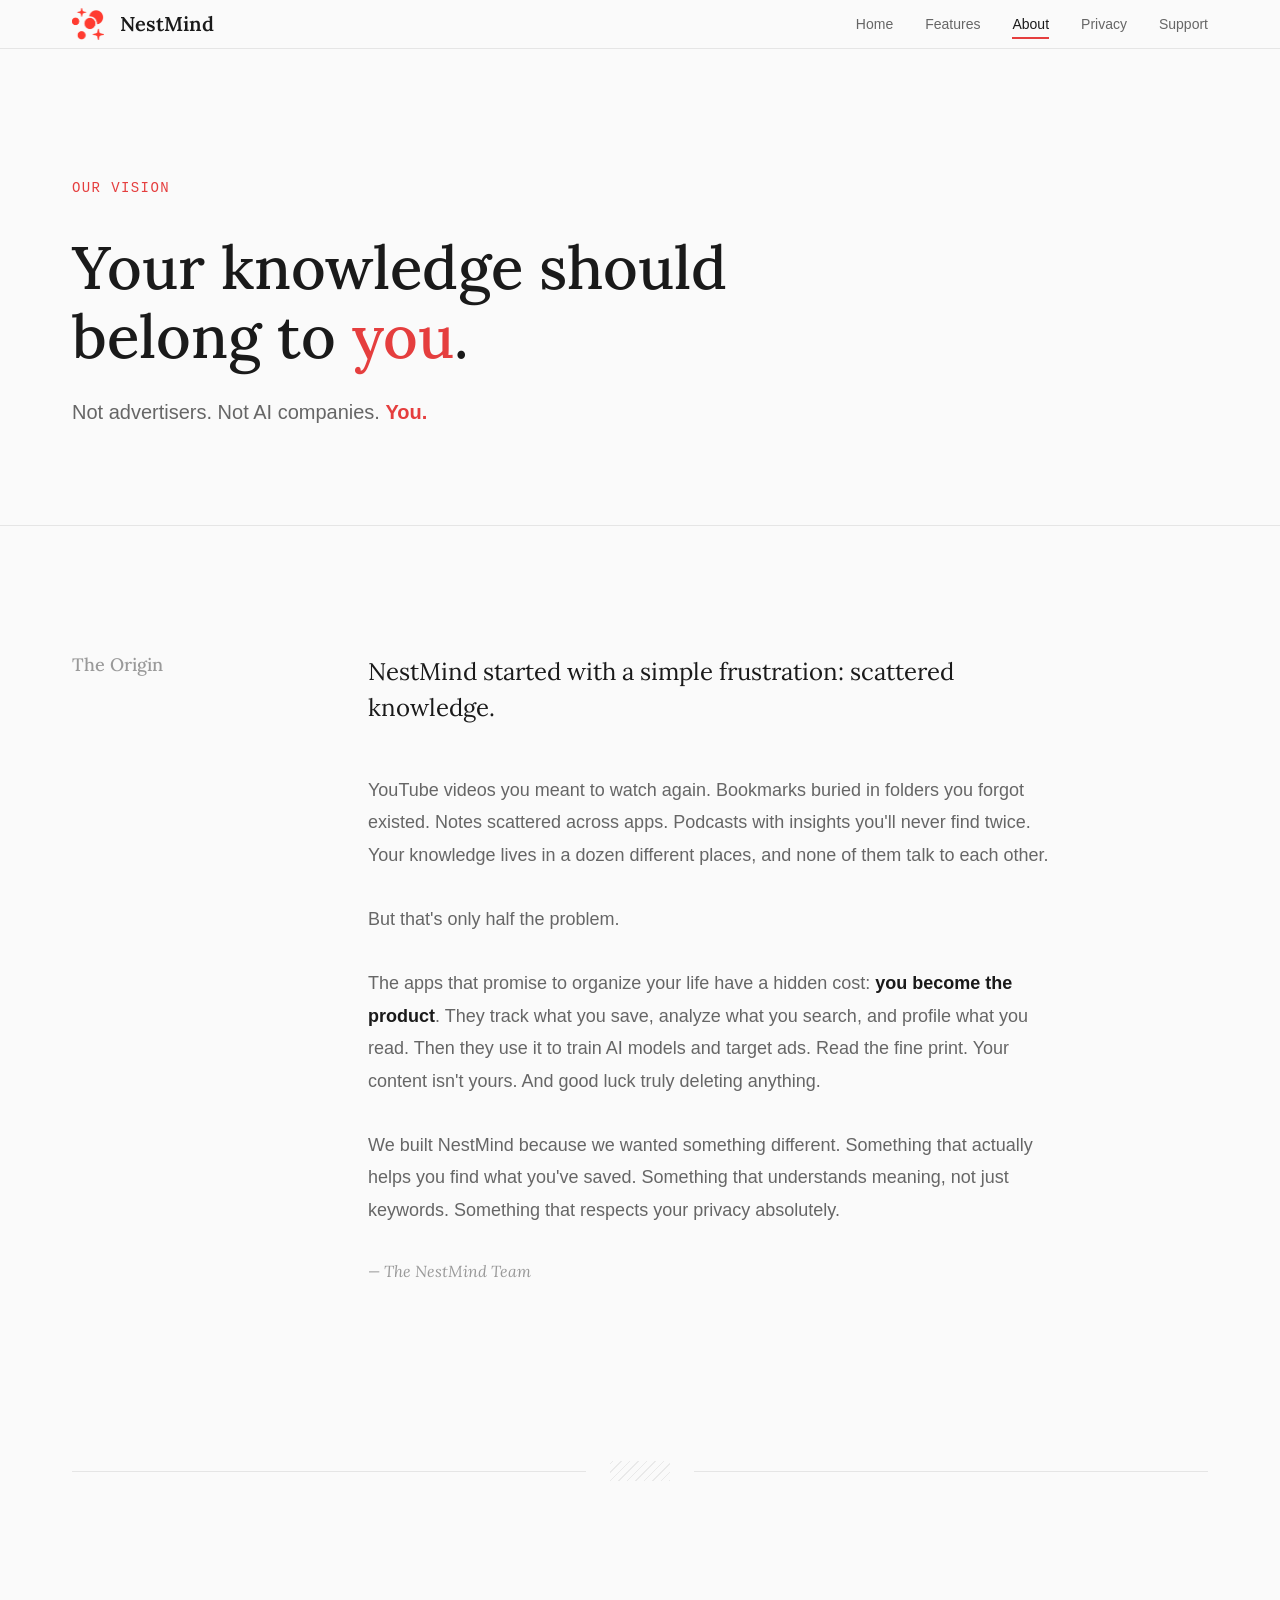
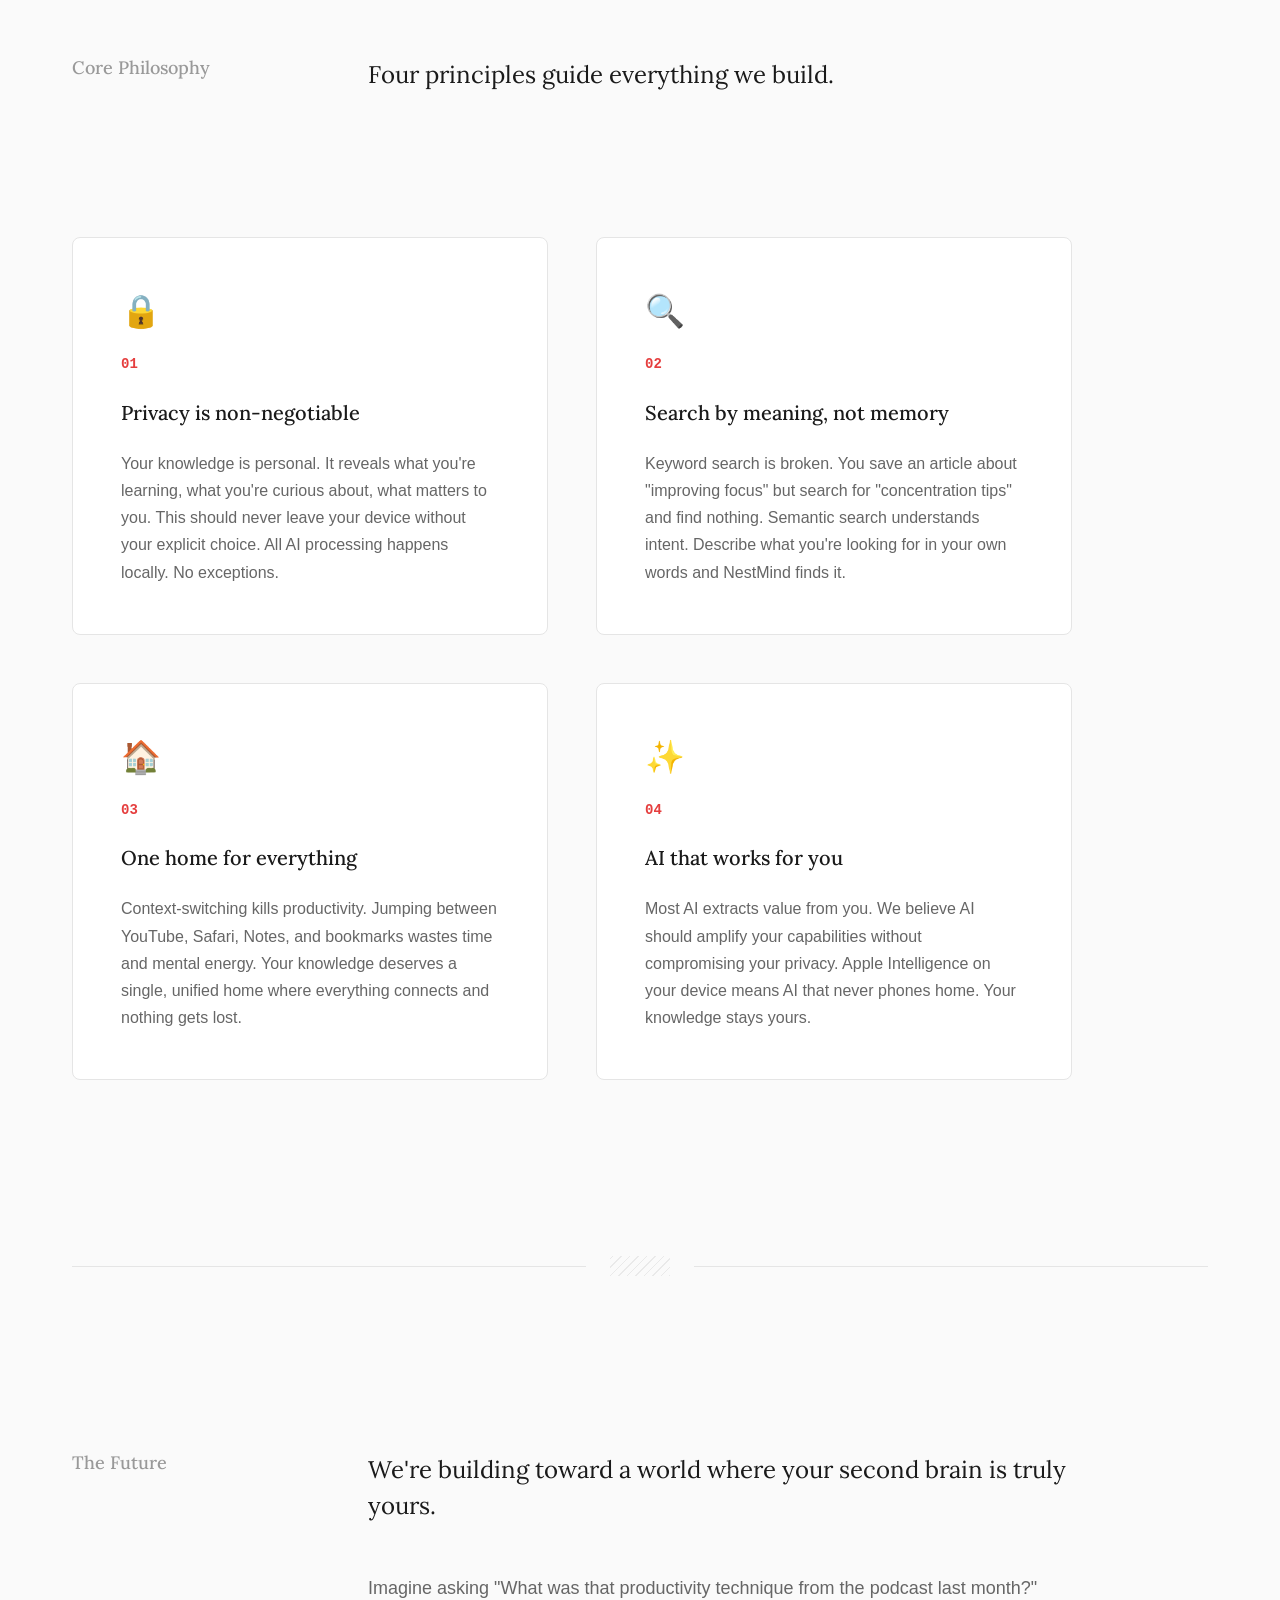
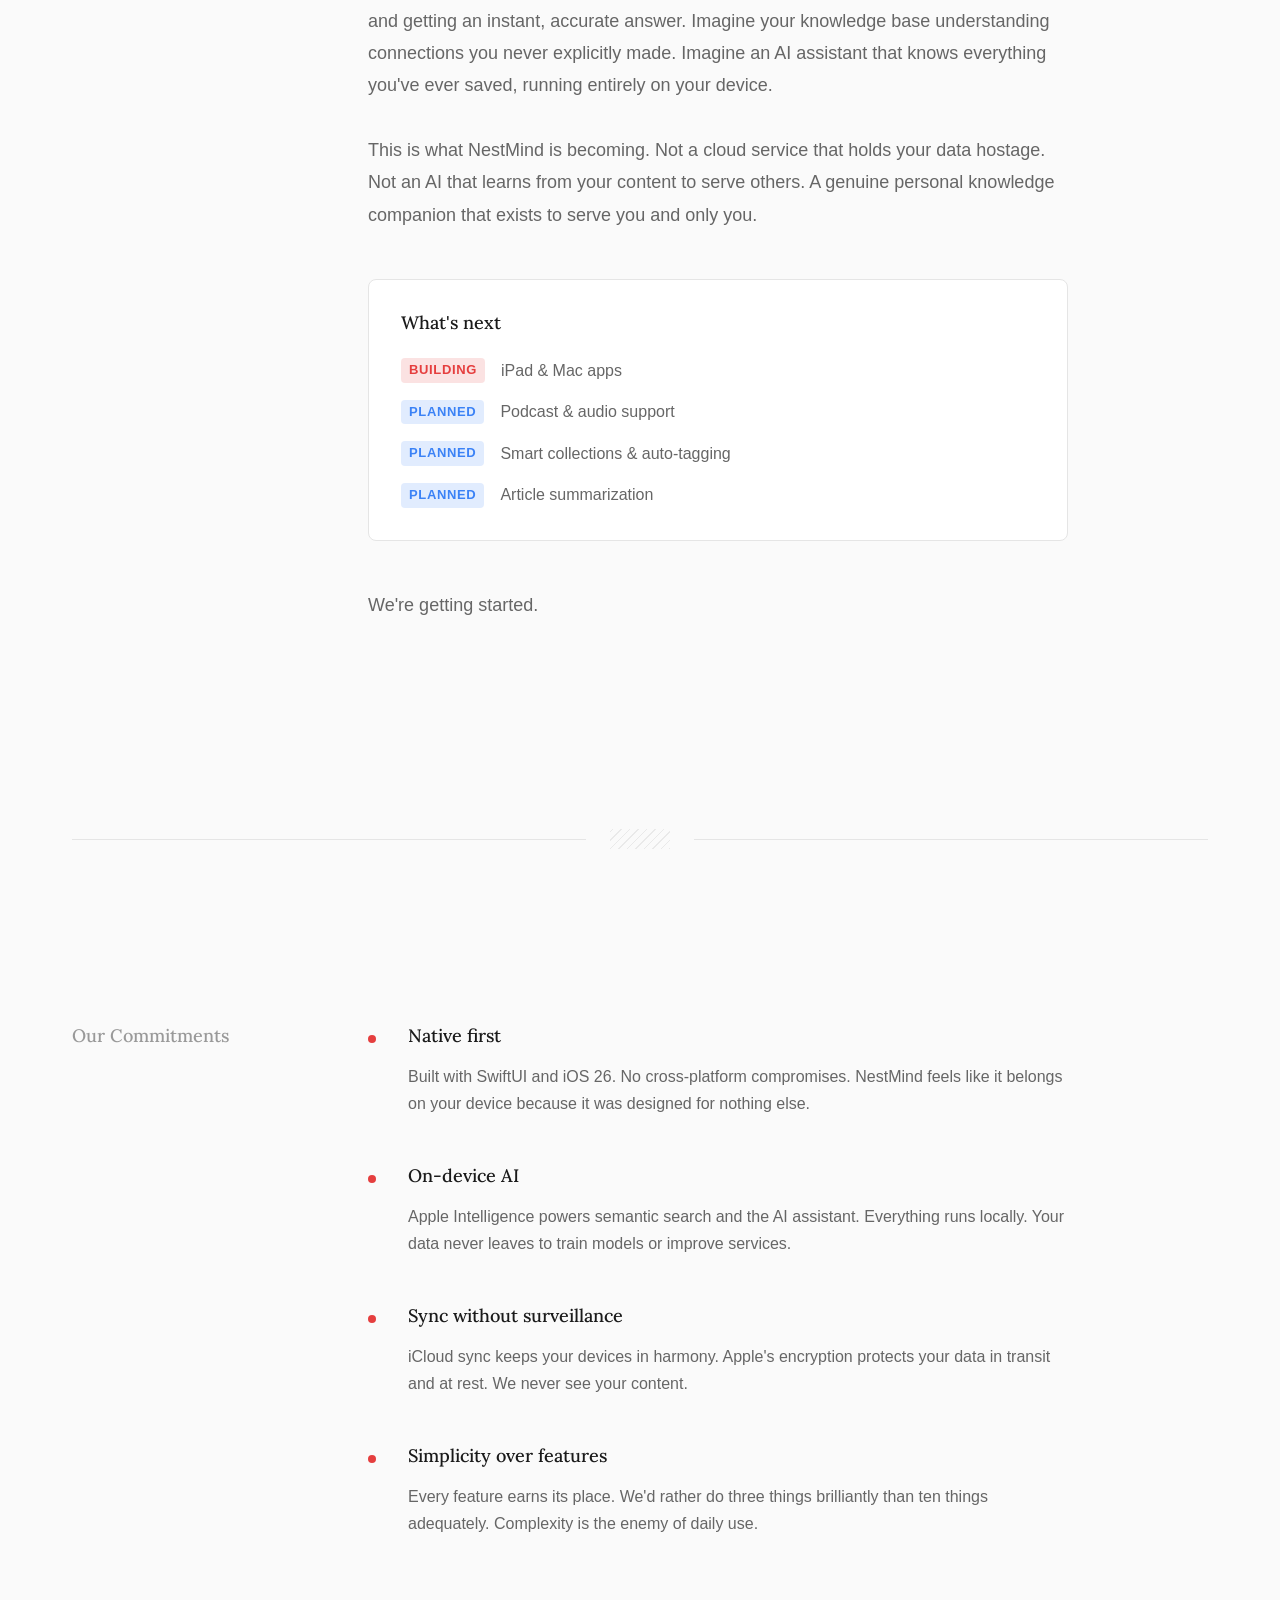
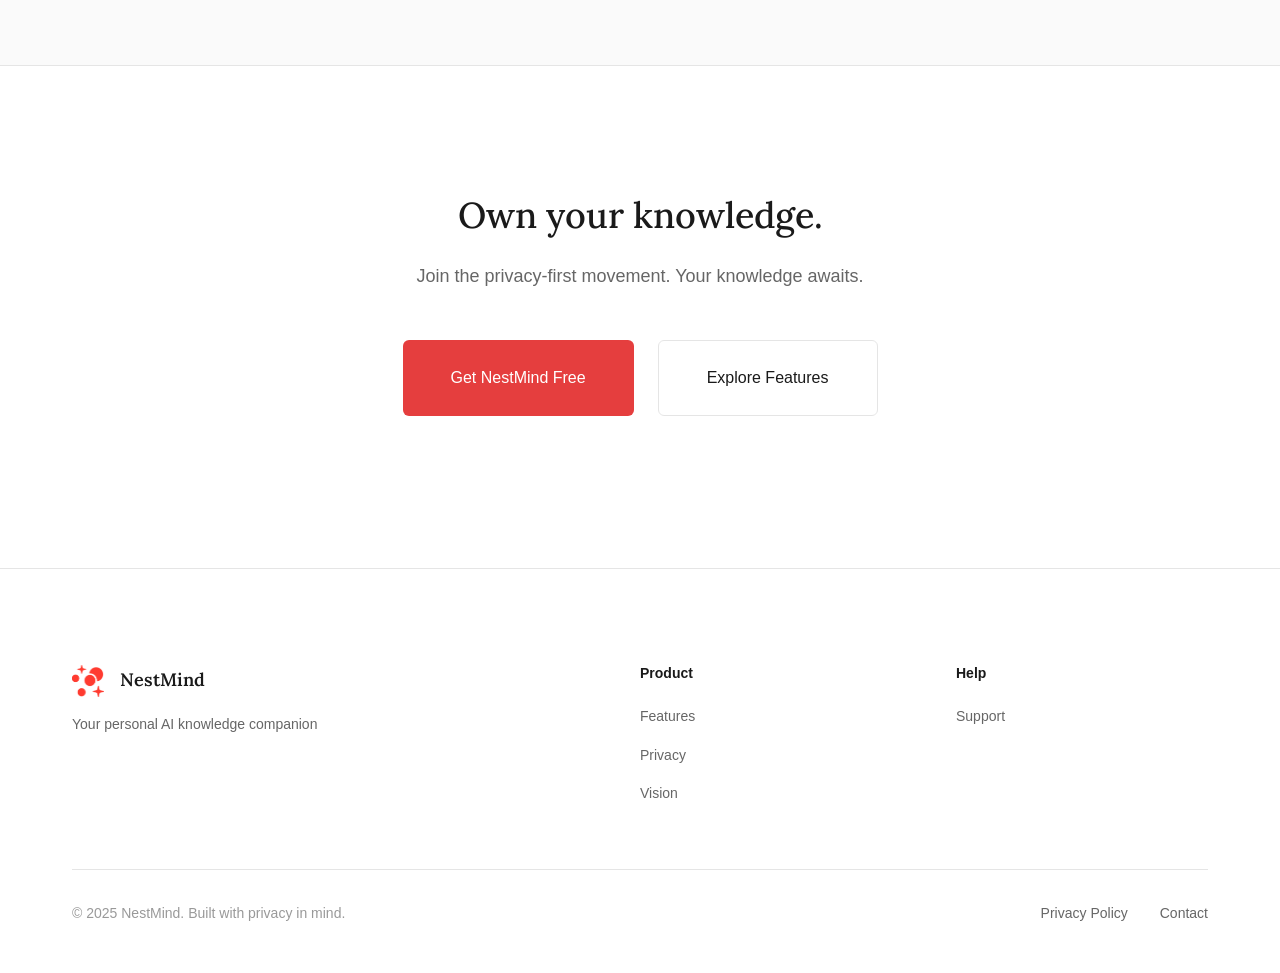
<file: vision.html>
<!doctype html>
<html lang="en">
    <head>
        <meta charset="UTF-8" />
        <meta name="viewport" content="width=device-width, initial-scale=1.0" />
        <meta
            name="description"
            content="NestMind Vision - Why we're building a privacy-first AI knowledge companion. Our story, philosophy, and the future of personal knowledge management."
        />
        <title>Vision - NestMind</title>

        <!-- Open Graph / Social Sharing -->
        <meta property="og:type" content="website" />
        <meta
            property="og:url"
            content="https://nestmind-app.github.io/vision.html"
        />
        <meta property="og:title" content="Our Vision - NestMind" />
        <meta
            property="og:description"
            content="Why we're building a privacy-first AI knowledge companion. Your knowledge should belong to you."
        />
        <meta
            property="og:image"
            content="https://nestmind-app.github.io/images/og-image.png"
        />

        <!-- Twitter Card -->
        <meta name="twitter:card" content="summary_large_image" />
        <meta name="twitter:title" content="Our Vision - NestMind" />
        <meta
            name="twitter:description"
            content="Why we're building a privacy-first AI knowledge companion. Your knowledge should belong to you."
        />
        <meta
            name="twitter:image"
            content="https://nestmind-app.github.io/images/og-image.png"
        />

        <link rel="icon" type="image/x-icon" href="favicon.ico" />
        <link rel="stylesheet" href="css/styles.css" />
        <link rel="stylesheet" href="css/vision.css" />
    </head>
    <body>
        <!-- Navigation -->
        <nav class="nav">
            <div class="container">
                <div class="nav-content">
                    <a href="index.html" class="nav-logo">
                        <img
                            src="images/nestmind-icon.png"
                            alt="NestMind"
                            class="logo-icon"
                            style="width: 32px; height: 32px"
                        />
                        <span class="logo-text">NestMind</span>
                    </a>
                    <div class="nav-links">
                        <a href="index.html" class="nav-link">Home</a>
                        <a href="features.html" class="nav-link">Features</a>
                        <a href="vision.html" class="nav-link active">About</a>
                        <a href="privacy.html" class="nav-link">Privacy</a>
                        <a href="support.html" class="nav-link">Support</a>
                    </div>
                    <button class="mobile-menu-toggle" aria-label="Toggle menu">
                        <span></span>
                        <span></span>
                        <span></span>
                    </button>
                </div>
            </div>
        </nav>
        <div class="mobile-menu-overlay"></div>

        <!-- Vision Hero -->
        <section class="vision-hero">
            <div class="container">
                <div class="vision-hero-content">
                    <p class="vision-label">Our Vision</p>
                    <h1 class="vision-title">
                        Your knowledge should<br />belong to
                        <span class="gradient-text">you</span>.
                    </h1>
                    <p class="vision-hero-subtitle">
                        Not advertisers. Not AI companies. <strong>You.</strong>
                    </p>
                </div>
            </div>
        </section>

        <!-- Origin Story -->
        <section class="vision-section">
            <div class="container">
                <div class="vision-grid">
                    <div class="vision-sidebar">
                        <h2 class="sidebar-title">The Origin</h2>
                    </div>
                    <div class="vision-content">
                        <p class="vision-lead">
                            NestMind started with a simple frustration:
                            scattered knowledge.
                        </p>
                        <p class="vision-text">
                            YouTube videos you meant to watch again. Bookmarks
                            buried in folders you forgot existed. Notes
                            scattered across apps. Podcasts with insights you'll
                            never find twice. Your knowledge lives in a dozen
                            different places, and none of them talk to each
                            other.
                        </p>
                        <p class="vision-text">
                            But that's only half the problem.
                        </p>
                        <p class="vision-text">
                            The apps that promise to organize your life have a
                            hidden cost:
                            <strong>you become the product</strong>. They track
                            what you save, analyze what you search, and profile
                            what you read. Then they use it to train AI models
                            and target ads. Read the fine print. Your content
                            isn't yours. And good luck truly deleting anything.
                        </p>
                        <p class="vision-text">
                            We built NestMind because we wanted something
                            different. Something that actually helps you find
                            what you've saved. Something that understands
                            meaning, not just keywords. Something that respects
                            your privacy absolutely.
                        </p>
                        <p class="vision-signature">— The NestMind Team</p>
                    </div>
                </div>
            </div>
        </section>

        <!-- Divider -->
        <div class="vision-divider">
            <div class="divider-line"></div>
            <div class="divider-pattern"></div>
            <div class="divider-line"></div>
        </div>

        <!-- Core Philosophy -->
        <section class="vision-section">
            <div class="container">
                <div class="vision-grid">
                    <div class="vision-sidebar">
                        <h2 class="sidebar-title">Core Philosophy</h2>
                    </div>
                    <div class="vision-content">
                        <p class="vision-lead">
                            Four principles guide everything we build.
                        </p>
                    </div>
                </div>

                <div class="philosophy-grid">
                    <div class="philosophy-card">
                        <span class="philosophy-icon">🔒</span>
                        <div class="philosophy-number">01</div>
                        <h3 class="philosophy-title">
                            Privacy is non-negotiable
                        </h3>
                        <p class="philosophy-text">
                            Your knowledge is personal. It reveals what you're
                            learning, what you're curious about, what matters to
                            you. This should never leave your device without
                            your explicit choice. All AI processing happens
                            locally. No exceptions.
                        </p>
                    </div>

                    <div class="philosophy-card">
                        <span class="philosophy-icon">🔍</span>
                        <div class="philosophy-number">02</div>
                        <h3 class="philosophy-title">
                            Search by meaning, not memory
                        </h3>
                        <p class="philosophy-text">
                            Keyword search is broken. You save an article about
                            "improving focus" but search for "concentration
                            tips" and find nothing. Semantic search understands
                            intent. Describe what you're looking for in your own
                            words and NestMind finds it.
                        </p>
                    </div>

                    <div class="philosophy-card">
                        <span class="philosophy-icon">🏠</span>
                        <div class="philosophy-number">03</div>
                        <h3 class="philosophy-title">
                            One home for everything
                        </h3>
                        <p class="philosophy-text">
                            Context-switching kills productivity. Jumping
                            between YouTube, Safari, Notes, and bookmarks wastes
                            time and mental energy. Your knowledge deserves a
                            single, unified home where everything connects and
                            nothing gets lost.
                        </p>
                    </div>

                    <div class="philosophy-card">
                        <span class="philosophy-icon">✨</span>
                        <div class="philosophy-number">04</div>
                        <h3 class="philosophy-title">AI that works for you</h3>
                        <p class="philosophy-text">
                            Most AI extracts value from you. We believe AI
                            should amplify your capabilities without
                            compromising your privacy. Apple Intelligence on
                            your device means AI that never phones home. Your
                            knowledge stays yours.
                        </p>
                    </div>
                </div>
            </div>
        </section>

        <!-- Divider -->
        <div class="vision-divider">
            <div class="divider-line"></div>
            <div class="divider-pattern"></div>
            <div class="divider-line"></div>
        </div>

        <!-- The Future -->
        <section class="vision-section">
            <div class="container">
                <div class="vision-grid">
                    <div class="vision-sidebar">
                        <h2 class="sidebar-title">The Future</h2>
                    </div>
                    <div class="vision-content">
                        <p class="vision-lead">
                            We're building toward a world where your second
                            brain is truly yours.
                        </p>
                        <p class="vision-text">
                            Imagine asking "What was that productivity technique
                            from the podcast last month?" and getting an
                            instant, accurate answer. Imagine your knowledge
                            base understanding connections you never explicitly
                            made. Imagine an AI assistant that knows everything
                            you've ever saved, running entirely on your device.
                        </p>
                        <p class="vision-text">
                            This is what NestMind is becoming. Not a cloud
                            service that holds your data hostage. Not an AI that
                            learns from your content to serve others. A genuine
                            personal knowledge companion that exists to serve
                            you and only you.
                        </p>

                        <div class="roadmap-preview">
                            <h4 class="roadmap-title">What's next</h4>
                            <ul class="roadmap-list">
                                <li>
                                    <span class="roadmap-status building"
                                        >Building</span
                                    >
                                    iPad & Mac apps
                                </li>
                                <li>
                                    <span class="roadmap-status planned"
                                        >Planned</span
                                    >
                                    Podcast & audio support
                                </li>
                                <li>
                                    <span class="roadmap-status planned"
                                        >Planned</span
                                    >
                                    Smart collections & auto-tagging
                                </li>
                                <li>
                                    <span class="roadmap-status planned"
                                        >Planned</span
                                    >
                                    Article summarization
                                </li>
                            </ul>
                        </div>

                        <p class="vision-text">We're getting started.</p>
                    </div>
                </div>
            </div>
        </section>

        <!-- Divider -->
        <div class="vision-divider">
            <div class="divider-line"></div>
            <div class="divider-pattern"></div>
            <div class="divider-line"></div>
        </div>

        <!-- Principles -->
        <section class="vision-section">
            <div class="container">
                <div class="vision-grid">
                    <div class="vision-sidebar">
                        <h2 class="sidebar-title">Our Commitments</h2>
                    </div>
                    <div class="vision-content">
                        <div class="principles-list">
                            <div class="principle-item">
                                <span class="principle-marker"></span>
                                <div class="principle-content">
                                    <h4>Native first</h4>
                                    <p>
                                        Built with SwiftUI and iOS 26. No
                                        cross-platform compromises. NestMind
                                        feels like it belongs on your device
                                        because it was designed for nothing
                                        else.
                                    </p>
                                </div>
                            </div>
                            <div class="principle-item">
                                <span class="principle-marker"></span>
                                <div class="principle-content">
                                    <h4>On-device AI</h4>
                                    <p>
                                        Apple Intelligence powers semantic
                                        search and the AI assistant. Everything
                                        runs locally. Your data never leaves to
                                        train models or improve services.
                                    </p>
                                </div>
                            </div>
                            <div class="principle-item">
                                <span class="principle-marker"></span>
                                <div class="principle-content">
                                    <h4>Sync without surveillance</h4>
                                    <p>
                                        iCloud sync keeps your devices in
                                        harmony. Apple's encryption protects
                                        your data in transit and at rest. We
                                        never see your content.
                                    </p>
                                </div>
                            </div>
                            <div class="principle-item">
                                <span class="principle-marker"></span>
                                <div class="principle-content">
                                    <h4>Simplicity over features</h4>
                                    <p>
                                        Every feature earns its place. We'd
                                        rather do three things brilliantly than
                                        ten things adequately. Complexity is the
                                        enemy of daily use.
                                    </p>
                                </div>
                            </div>
                        </div>
                    </div>
                </div>
            </div>
        </section>

        <!-- CTA Section -->
        <section class="vision-cta">
            <div class="container">
                <div class="cta-content">
                    <h2>Own your knowledge.</h2>
                    <p>
                        Join the privacy-first movement. Your knowledge awaits.
                    </p>
                    <div class="cta-buttons">
                        <a
                            href="https://apps.apple.com/app/nestmind"
                            class="btn btn-primary btn-large"
                            >Get NestMind Free</a
                        >
                        <a
                            href="features.html"
                            class="btn btn-secondary btn-large"
                            >Explore Features</a
                        >
                    </div>
                </div>
            </div>
        </section>

        <!-- Footer -->
        <footer class="footer">
            <div class="container">
                <div class="footer-content">
                    <div class="footer-section">
                        <div class="footer-logo">
                            <img
                                src="images/nestmind-icon.png"
                                alt="NestMind"
                                class="logo-icon"
                                style="width: 32px; height: 32px"
                            />
                            <span class="logo-text">NestMind</span>
                        </div>
                        <p class="footer-tagline">
                            Your personal AI knowledge companion
                        </p>
                    </div>

                    <div class="footer-section">
                        <h4>Product</h4>
                        <a href="features.html">Features</a>
                        <a href="privacy.html">Privacy</a>
                        <a href="vision.html">Vision</a>
                    </div>

                    <div class="footer-section">
                        <h4>Help</h4>
                        <a href="support.html">Support</a>
                    </div>
                </div>

                <div class="footer-bottom">
                    <p>© 2025 NestMind. Built with privacy in mind.</p>
                    <div class="footer-links">
                        <a href="privacy.html">Privacy Policy</a>
                        <a href="support.html">Contact</a>
                    </div>
                </div>
            </div>
        </footer>

        <script src="js/theme.js"></script>
    </body>
</html>
</file>
<file: css/styles.css>
/* ============================================
   ZED-INSPIRED DESIGN SYSTEM
   Clean, Professional, Editorial
   ============================================ */

/* Import Lora serif for headings */
@import url("https://fonts.googleapis.com/css2?family=Lora:wght@400;500;600;700&display=swap");

/* ============================================
   CSS CUSTOM PROPERTIES (DESIGN TOKENS)
   ============================================ */

:root {
    /* Colors - Light Mode (Default) */
    --color-bg-primary: #fafafa;
    --color-bg-secondary: #ffffff;
    --color-bg-tertiary: #f0f0f0;
    --color-text-primary: #1a1a1a;
    --color-text-secondary: #666666;
    --color-text-tertiary: #999999;
    --color-border: #e5e5e5;
    --color-accent: #e53e3e;
    --color-accent-hover: #c53030;
    --color-accent-glow: rgba(229, 62, 62, 0.08);
    --color-accent-glow-soft: rgba(229, 62, 62, 0.04);

    /* Spacing System */
    --space-xs: 8px;
    --space-sm: 16px;
    --space-md: 24px;
    --space-lg: 32px;
    --space-xl: 48px;
    --space-2xl: 64px;
    --space-3xl: 96px;
    --space-4xl: 128px;

    /* Typography */
    --font-sans:
        -apple-system, BlinkMacSystemFont, "Segoe UI", "Roboto", sans-serif;
    --font-serif: "Lora", Georgia, serif;
    --font-mono: "SF Mono", "Monaco", "Inconsolata", monospace;

    --text-xs: 13px;
    --text-sm: 14px;
    --text-base: 16px;
    --text-lg: 18px;
    --text-xl: 20px;
    --text-2xl: 24px;
    --text-3xl: 30px;
    --text-4xl: 36px;
    --text-5xl: 48px;
    --text-6xl: 60px;
    --text-7xl: 72px;

    /* Layout */
    --container-width: 1200px;

    /* Animation */
    --transition-fast: 150ms;
    --transition-base: 200ms;
    --transition-slow: 300ms;
    --ease-in-out: cubic-bezier(0.4, 0, 0.2, 1);
    --ease-out: cubic-bezier(0, 0, 0.2, 1);

    /* Shadows */
    --shadow-sm: 0 1px 2px rgba(0, 0, 0, 0.05);
    --shadow-md: 0 4px 6px rgba(0, 0, 0, 0.07);
    --shadow-lg: 0 10px 15px rgba(0, 0, 0, 0.1);
}

/* Dark Mode Colors */
.dark {
    --color-bg-primary: #0a0a0a;
    --color-bg-secondary: #141414;
    --color-bg-tertiary: #1f1f1f;
    --color-text-primary: #fafafa;
    --color-text-secondary: #a0a0a0;
    --color-text-tertiary: #6b6b6b;
    --color-border: #2a2a2a;
    --color-accent-glow: rgba(229, 62, 62, 0.2);
    --color-accent-glow-soft: rgba(229, 62, 62, 0.1);
    --shadow-sm: 0 1px 2px rgba(0, 0, 0, 0.3);
    --shadow-md: 0 4px 6px rgba(0, 0, 0, 0.4);
    --shadow-lg: 0 10px 15px rgba(0, 0, 0, 0.5);
}

/* ============================================
   RESET & BASE STYLES
   ============================================ */

* {
    margin: 0;
    padding: 0;
    box-sizing: border-box;
}

html {
    scroll-behavior: smooth;
    background-color: #fafafa;
}

body {
    font-family: var(--font-sans);
    font-size: var(--text-base);
    line-height: 1.6;
    color: var(--color-text-primary);
    background-color: #fafafa !important;
    -webkit-font-smoothing: antialiased;
    -moz-osx-font-smoothing: grayscale;
    transition:
        background-color var(--transition-base) var(--ease-in-out),
        color var(--transition-base) var(--ease-in-out);
}

.disable-transitions * {
    transition: none !important;
}

/* ============================================
   TYPOGRAPHY
   ============================================ */

h1,
h2,
h3,
h4,
h5,
h6 {
    font-family: var(--font-serif);
    font-weight: 500;
    line-height: 1.2;
    color: var(--color-text-primary);
}

h1 {
    font-size: var(--text-6xl);
}
h2 {
    font-size: var(--text-4xl);
}
h3 {
    font-size: var(--text-2xl);
}
h4 {
    font-size: var(--text-xl);
}
h5 {
    font-size: var(--text-lg);
}
h6 {
    font-size: var(--text-base);
}

p {
    margin-bottom: var(--space-md);
    color: var(--color-text-secondary);
    line-height: 1.7;
}

a {
    color: var(--color-accent);
    text-decoration: none;
    transition: color var(--transition-base) var(--ease-in-out);
}

a:hover {
    color: var(--color-accent-hover);
}

:where(a, button):focus-visible {
    outline: 2px solid var(--color-accent);
    outline-offset: 2px;
}

/* ============================================
   LAYOUT
   ============================================ */

.container {
    max-width: var(--container-width);
    margin: 0 auto;
    padding: 0 var(--space-lg);
}

@media (max-width: 768px) {
    .container {
        padding: 0 var(--space-md);
    }
}

/* ============================================
   NAVIGATION
   ============================================ */

.nav {
    position: sticky;
    top: 0;
    z-index: 1000;
    background-color: var(--color-bg-primary);
    border-bottom: 1px solid var(--color-border);
}

.nav-content {
    display: flex;
    justify-content: space-between;
    align-items: center;
    padding: var(--space-xs) 0;
}

.nav-logo {
    display: flex;
    align-items: center;
    gap: var(--space-sm);
    font-family: var(--font-serif);
    font-size: var(--text-xl);
    font-weight: 600;
    color: var(--color-text-primary);
    flex-shrink: 0;
    transform: translateY(0);
    transition:
        color var(--transition-base) var(--ease-in-out),
        transform var(--transition-base) var(--ease-out);
}

.nav-logo:hover {
    color: var(--color-text-primary);
}

.logo-icon {
    font-size: var(--text-2xl);
}

.nav-links {
    display: flex;
    align-items: center;
    gap: var(--space-lg);
}

.nav-link {
    position: relative;
    color: var(--color-text-secondary);
    font-size: var(--text-sm);
    font-weight: 500;
    transform: translateY(0);
    transition:
        color var(--transition-base) var(--ease-in-out),
        transform var(--transition-base) var(--ease-out);
}

.nav-link::after {
    content: "";
    position: absolute;
    bottom: -4px;
    left: 0;
    width: 0;
    height: 2px;
    background-color: var(--color-accent);
    transition: width var(--transition-slow) var(--ease-out);
}

.nav-link:hover,
.nav-link.active {
    color: var(--color-text-primary);
}

.nav-link:hover::after,
.nav-link.active::after {
    width: 100%;
}

@media (hover: hover) {
    .nav-link:hover {
        transform: translateY(-1px);
    }

    .nav-logo:hover {
        transform: translateY(-1px);
    }
}

/* Mobile Menu Toggle */
.mobile-menu-toggle {
    display: none;
    background: none;
    border: none;
    cursor: pointer;
    padding: var(--space-xs);
    z-index: 1001;
    flex-shrink: 0;
}

.mobile-menu-toggle span {
    display: block;
    width: 24px;
    height: 2px;
    background-color: var(--color-text-primary);
    margin: 5px 0;
    transition: all var(--transition-base) var(--ease-in-out);
}

.mobile-menu-toggle.active span:nth-child(1) {
    transform: rotate(45deg) translate(5px, 5px);
}

.mobile-menu-toggle.active span:nth-child(2) {
    opacity: 0;
}

.mobile-menu-toggle.active span:nth-child(3) {
    transform: rotate(-45deg) translate(5px, -5px);
}

@media (max-width: 768px) {
    .mobile-menu-toggle {
        display: inline-flex;
        align-items: center;
        justify-content: center;
        width: 44px;
        height: 44px;
        padding: 0;
        border: 1px solid var(--color-border);
        border-radius: 10px;
        background-color: var(--color-bg-secondary);
    }

    .nav-links {
        display: flex;
        position: fixed;
        top: 0;
        right: 0;
        width: 85vw;
        max-width: 320px;
        height: 100vh;
        height: 100dvh;
        background-color: var(--color-bg-primary);
        flex-direction: column;
        justify-content: flex-start;
        align-items: flex-start;
        padding: 80px var(--space-lg) var(--space-lg);
        padding-top: calc(80px + env(safe-area-inset-top));
        gap: var(--space-xs);
        box-shadow: -4px 0 20px rgba(0, 0, 0, 0.1);
        transform: translateX(100%);
        opacity: 0;
        visibility: hidden;
        pointer-events: none;
        transition:
            transform var(--transition-slow) var(--ease-in-out),
            opacity var(--transition-base) var(--ease-in-out),
            visibility var(--transition-base) var(--ease-in-out);
        z-index: 1000;
        overflow-y: auto;
        -webkit-overflow-scrolling: touch;
    }

    .nav-links.active {
        transform: translateX(0);
        opacity: 1;
        visibility: visible;
        pointer-events: auto;
    }

    .nav-link {
        font-size: var(--text-lg);
        padding: var(--space-sm) 0;
        width: 100%;
        border-bottom: 1px solid var(--color-border);
    }

    .nav-link::after {
        display: none;
    }

    .mobile-menu-overlay {
        position: fixed;
        top: 0;
        left: 0;
        width: 100%;
        height: 100%;
        background-color: rgba(0, 0, 0, 0.5);
        opacity: 0;
        visibility: hidden;
        pointer-events: none;
        transition: all var(--transition-slow) var(--ease-in-out);
        z-index: 999;
    }

    .mobile-menu-overlay.active {
        opacity: 1;
        visibility: visible;
        pointer-events: auto;
    }
}

/* Theme Toggle */
.theme-toggle {
    background: none;
    border: 1px solid var(--color-border);
    border-radius: 50%;
    width: 36px;
    height: 36px;
    display: flex;
    align-items: center;
    justify-content: center;
    cursor: pointer;
    transition: all var(--transition-base) var(--ease-in-out);
}

.theme-toggle:hover {
    background-color: var(--color-bg-secondary);
}

.theme-icon {
    font-size: var(--text-base);
}

/* ============================================
   HERO SECTION
   ============================================ */

.hero {
    position: relative;
    padding: var(--space-2xl) 0;
    border-bottom: 1px solid var(--color-border);
    background-color: var(--color-bg-primary);
    background-image: radial-gradient(
        120% 80% at 80% 0%,
        var(--color-accent-glow-soft),
        transparent 60%
    );
}

.hero--features {
    padding: var(--space-3xl) 0 var(--space-2xl);
}

.hero-content {
    max-width: 800px;
}

.hero-badge {
    display: inline-flex;
    align-items: center;
    gap: var(--space-sm);
    padding: var(--space-xs) var(--space-md);
    background-color: var(--color-bg-secondary);
    border: 1px solid var(--color-border);
    border-radius: 999px;
    font-size: var(--text-sm);
    color: var(--color-accent);
    margin-bottom: var(--space-lg);
}

.badge-dot {
    width: 6px;
    height: 6px;
    background-color: var(--color-accent);
    border-radius: 50%;
    animation: pulse 2s ease-in-out infinite;
}

@keyframes pulse {
    0%,
    100% {
        opacity: 1;
    }
    50% {
        opacity: 0.5;
    }
}

.hero-title {
    font-family: var(--font-serif);
    font-size: var(--text-6xl);
    font-weight: 500;
    margin-bottom: var(--space-lg);
    line-height: 1.1;
}

@media (max-width: 768px) {
    .hero-title {
        font-size: var(--text-4xl);
    }
}

.gradient-text {
    color: var(--color-accent);
}

.hero-description {
    font-size: var(--text-xl);
    line-height: 1.6;
    color: var(--color-text-secondary);
    margin-bottom: var(--space-md);
}

@media (max-width: 640px) {
    .hero--features {
        padding: var(--space-2xl) 0 var(--space-xl);
    }

    .hero-description {
        font-size: var(--text-lg);
    }
}

.hero-subdescription {
    font-size: var(--text-lg);
    line-height: 1.6;
    color: var(--color-text-tertiary);
    margin-bottom: var(--space-xl);
}

.hero-cta {
    display: flex;
    gap: var(--space-md);
}

@media (max-width: 640px) {
    .hero-cta {
        flex-direction: column;
    }
}

/* ============================================
   BUTTONS
   ============================================ */

.btn {
    display: inline-flex;
    align-items: center;
    justify-content: center;
    padding: var(--space-sm) var(--space-lg);
    font-size: var(--text-sm);
    font-weight: 500;
    border: none;
    border-radius: 6px;
    cursor: pointer;
    transition: all var(--transition-base) var(--ease-in-out);
    font-family: inherit;
    text-decoration: none;
    transform: translateY(0);
}

@media (hover: hover) {
    .btn:hover {
        transform: translateY(-1px);
        box-shadow: var(--shadow-sm);
    }
}

.btn-primary {
    background-color: var(--color-accent);
    color: white;
}

.btn-primary:hover {
    background-color: var(--color-accent-hover);
    color: white;
    transform: translateY(-1px);
    box-shadow: var(--shadow-md);
}

.btn-secondary {
    background-color: var(--color-bg-secondary);
    color: var(--color-text-primary);
    border: 1px solid var(--color-border);
}

.btn-secondary:hover {
    background-color: var(--color-bg-tertiary);
    color: var(--color-text-primary);
}

.btn:active {
    transform: translateY(0);
    box-shadow: none;
}

.btn-large {
    padding: var(--space-md) var(--space-xl);
    font-size: var(--text-base);
}

/* ============================================
   SECTIONS
   ============================================ */

.section-title {
    font-family: var(--font-serif);
    text-align: center;
    margin-bottom: var(--space-md);
    font-size: var(--text-4xl);
    font-weight: 500;
}

.section-subtitle {
    text-align: center;
    font-size: var(--text-lg);
    color: var(--color-text-secondary);
    margin-bottom: var(--space-3xl);
    max-width: 600px;
    margin-left: auto;
    margin-right: auto;
}

/* ============================================
   PROBLEM & SOLUTION SECTION
   ============================================ */

.problem-solution {
    padding: var(--space-4xl) 0;
}

.section-header {
    text-align: center;
    margin-bottom: var(--space-3xl);
}

.problem-grid {
    display: grid;
    grid-template-columns: repeat(3, 1fr);
    gap: var(--space-lg);
    margin-bottom: var(--space-3xl);
}

@media (max-width: 1024px) {
    .problem-grid {
        grid-template-columns: 1fr;
    }
}

.problem-card {
    padding: var(--space-xl);
    background-color: var(--color-bg-secondary);
    border-radius: 8px;
    border: 1px solid var(--color-border);
}

.problem-number {
    font-family: var(--font-mono);
    font-size: var(--text-sm);
    color: var(--color-accent);
    font-weight: 600;
    margin-bottom: var(--space-md);
}

.problem-card h3 {
    font-family: var(--font-serif);
    font-size: var(--text-xl);
    font-weight: 500;
    margin-bottom: var(--space-sm);
}

.problem-card p {
    font-size: var(--text-base);
    color: var(--color-text-secondary);
    line-height: 1.7;
    margin: 0;
}

/* Solution Box */
.solution-box {
    padding: var(--space-2xl);
    background-color: var(--color-bg-secondary);
    border-radius: 8px;
    border: 1px solid var(--color-accent);
}

.solution-title {
    font-family: var(--font-serif);
    font-size: var(--text-2xl);
    font-weight: 500;
    text-align: center;
    margin-bottom: var(--space-2xl);
}

.solution-grid {
    display: grid;
    grid-template-columns: repeat(2, 1fr);
    gap: var(--space-md);
}

@media (max-width: 768px) {
    .solution-grid {
        grid-template-columns: 1fr;
    }
}

.solution-item {
    display: flex;
    align-items: center;
    gap: var(--space-md);
    padding: var(--space-md);
    background-color: var(--color-bg-primary);
    border-radius: 6px;
}

.solution-label {
    font-size: var(--text-sm);
    color: var(--color-text-tertiary);
    flex: 1;
}

.solution-arrow {
    color: var(--color-accent);
    font-size: var(--text-lg);
}

.solution-value {
    font-size: var(--text-sm);
    color: var(--color-text-primary);
    font-weight: 500;
    flex: 1;
}

/* ============================================
   VALUE PILLARS
   ============================================ */

.value-pillars {
    padding: var(--space-4xl) 0;
    background-color: var(--color-bg-secondary);
}

.pillars-grid {
    display: grid;
    grid-template-columns: repeat(3, 1fr);
    gap: var(--space-xl);
}

@media (max-width: 1024px) {
    .pillars-grid {
        grid-template-columns: 1fr;
    }
}

.pillar-card {
    text-align: center;
    padding: var(--space-xl);
}

.pillar-icon {
    font-size: 48px;
    margin-bottom: var(--space-md);
}

.pillar-card h3 {
    font-family: var(--font-serif);
    font-size: var(--text-xl);
    font-weight: 500;
    margin-bottom: var(--space-sm);
}

.pillar-card p {
    font-size: var(--text-base);
    color: var(--color-text-secondary);
    line-height: 1.7;
    margin: 0;
}

/* ============================================
   FEATURES OVERVIEW
   ============================================ */

.features-overview {
    padding: var(--space-4xl) 0;
}

.features-grid {
    display: grid;
    grid-template-columns: repeat(3, 1fr);
    gap: var(--space-lg);
}

@media (max-width: 1024px) {
    .features-grid {
        grid-template-columns: repeat(2, 1fr);
    }
}

@media (max-width: 768px) {
    .features-grid {
        grid-template-columns: 1fr;
    }
}

.feature-card {
    padding: var(--space-xl);
    background-color: var(--color-bg-secondary);
    border-radius: 8px;
    border: 1px solid var(--color-border);
    transition: border-color var(--transition-base) var(--ease-in-out);
}

.feature-card:hover {
    border-color: var(--color-accent);
}

.feature-icon {
    font-size: 36px;
    margin-bottom: var(--space-md);
}

.feature-card h3 {
    font-family: var(--font-serif);
    font-size: var(--text-lg);
    font-weight: 500;
    margin-bottom: var(--space-sm);
}

.feature-card p {
    font-size: var(--text-sm);
    color: var(--color-text-secondary);
    line-height: 1.7;
    margin-bottom: var(--space-md);
}

.feature-link {
    font-size: var(--text-sm);
    color: var(--color-accent);
    font-weight: 500;
}

.feature-link:hover {
    color: var(--color-accent-hover);
}

/* ============================================
   PRIVACY COMMITMENT
   ============================================ */

.privacy-commitment {
    padding: var(--space-4xl) 0;
    background-color: var(--color-bg-secondary);
}

.privacy-content {
    max-width: 800px;
    margin: 0 auto;
}

.privacy-grid {
    display: grid;
    grid-template-columns: repeat(2, 1fr);
    gap: var(--space-xl);
    margin-top: var(--space-2xl);
}

@media (max-width: 768px) {
    .privacy-grid {
        grid-template-columns: 1fr;
    }
}

.privacy-feature {
    display: flex;
    gap: var(--space-md);
}

.privacy-check {
    font-size: var(--text-xl);
    color: var(--color-accent);
    flex-shrink: 0;
}

.privacy-text h4 {
    font-family: var(--font-serif);
    font-size: var(--text-base);
    font-weight: 500;
    margin-bottom: var(--space-xs);
}

.privacy-text p {
    font-size: var(--text-sm);
    color: var(--color-text-secondary);
    line-height: 1.7;
    margin: 0;
}

.privacy-cta {
    display: inline-block;
    font-size: var(--text-base);
    color: var(--color-accent);
    font-weight: 500;
    margin-top: var(--space-xl);
}

.privacy-cta:hover {
    color: var(--color-accent-hover);
}

/* ============================================
   FINAL CTA
   ============================================ */

.final-cta {
    padding: var(--space-2xl) 0;
    text-align: center;
    border-top: 1px solid var(--color-border);
    background-color: var(--color-bg-primary);
    background-image: linear-gradient(
        180deg,
        var(--color-accent-glow-soft),
        transparent 65%
    );
}

.cta-content h2 {
    font-family: var(--font-serif);
    font-size: var(--text-4xl);
    font-weight: 500;
    margin-bottom: var(--space-md);
}

@media (max-width: 768px) {
    .cta-content h2 {
        font-size: var(--text-2xl);
    }
}

.cta-content p {
    font-size: var(--text-lg);
    color: var(--color-text-secondary);
    margin-bottom: var(--space-xl);
}

.cta-buttons {
    display: flex;
    gap: var(--space-md);
    justify-content: center;
    margin-bottom: var(--space-md);
}

@media (max-width: 640px) {
    .cta-buttons {
        flex-direction: column;
        align-items: center;
    }
}

.cta-note {
    font-size: var(--text-sm);
    color: var(--color-text-tertiary);
}

/* ============================================
   FOOTER
   ============================================ */

.footer {
    background-color: var(--color-bg-secondary);
    border-top: 1px solid var(--color-border);
    padding: var(--space-3xl) 0 var(--space-xl);
}

.footer-content {
    display: grid;
    grid-template-columns: 2fr 1fr 1fr;
    gap: var(--space-2xl);
    margin-bottom: var(--space-xl);
}

@media (max-width: 768px) {
    .footer-content {
        grid-template-columns: 1fr;
        gap: var(--space-xl);
    }
}

.footer-section h4 {
    font-family: var(--font-sans);
    font-size: var(--text-sm);
    font-weight: 600;
    margin-bottom: var(--space-md);
    color: var(--color-text-primary);
}

.footer-section a {
    display: block;
    font-size: var(--text-sm);
    color: var(--color-text-secondary);
    margin-bottom: var(--space-sm);
}

.footer-section a:hover {
    color: var(--color-text-primary);
}

.footer-logo {
    display: flex;
    align-items: center;
    gap: var(--space-sm);
    font-family: var(--font-serif);
    font-size: var(--text-lg);
    font-weight: 600;
    margin-bottom: var(--space-sm);
    color: var(--color-text-primary);
}

.footer-tagline {
    font-size: var(--text-sm);
    color: var(--color-text-secondary);
}

.footer-bottom {
    display: flex;
    justify-content: space-between;
    align-items: center;
    padding-top: var(--space-lg);
    border-top: 1px solid var(--color-border);
}

@media (max-width: 640px) {
    .footer-bottom {
        flex-direction: column;
        gap: var(--space-md);
        text-align: center;
    }
}

.footer-bottom p {
    font-size: var(--text-sm);
    color: var(--color-text-tertiary);
    margin: 0;
}

.footer-links {
    display: flex;
    gap: var(--space-lg);
}

.footer-links a {
    font-size: var(--text-sm);
    color: var(--color-text-secondary);
}

.footer-links a:hover {
    color: var(--color-text-primary);
}

/* ============================================
   FEATURE DETAIL PAGES
   ============================================ */

.feature-detail {
    padding: var(--space-2xl) 0;
}

.feature-detail.alt {
    background-color: var(--color-bg-secondary);
}

.feature-detail-grid {
    display: grid;
    grid-template-columns: 1fr 1fr;
    gap: var(--space-2xl);
    align-items: center;
}

@media (max-width: 1024px) {
    .feature-detail-grid {
        grid-template-columns: 1fr;
    }
}

@media (max-width: 640px) {
    .feature-detail {
        padding: var(--space-xl) 0;
    }

    .feature-detail-title {
        font-size: var(--text-2xl);
    }

    .feature-detail-description {
        font-size: var(--text-base);
    }

    .feature-list-simple li {
        margin-bottom: var(--space-xs);
    }
}

.feature-badge {
    font-family: var(--font-mono);
    font-size: var(--text-sm);
    color: var(--color-accent);
    font-weight: 600;
    margin-bottom: var(--space-md);
}

.feature-detail-title {
    font-family: var(--font-serif);
    font-size: var(--text-3xl);
    font-weight: 500;
    margin-bottom: var(--space-lg);
}

.feature-detail-description {
    font-size: var(--text-lg);
    color: var(--color-text-secondary);
    line-height: 1.7;
    margin-bottom: var(--space-xl);
}

.feature-detail-content h3 {
    font-family: var(--font-serif);
    font-size: var(--text-xl);
    font-weight: 500;
    margin: var(--space-xl) 0 var(--space-md);
}

.feature-list {
    list-style: none;
    padding: 0;
    margin-bottom: var(--space-xl);
}

.feature-list li {
    font-size: var(--text-sm);
    color: var(--color-text-secondary);
    line-height: 1.7;
    padding-left: var(--space-lg);
    margin-bottom: var(--space-sm);
    position: relative;
}

.feature-list li::before {
    content: "→";
    position: absolute;
    left: 0;
    color: var(--color-accent);
}

.feature-list-simple {
    list-style: none;
    padding: 0;
    margin-top: var(--space-lg);
}

.feature-list-simple li {
    font-size: var(--text-base);
    color: var(--color-text-secondary);
    line-height: 1.8;
    padding-left: var(--space-lg);
    margin-bottom: var(--space-sm);
    position: relative;
}

.feature-list-simple li::before {
    content: "✓";
    position: absolute;
    left: 0;
    color: var(--color-accent);
    font-weight: 600;
}

.feature-visual-card {
    padding: var(--space-2xl);
    background-color: var(--color-bg-secondary);
    border-radius: 8px;
    border: 1px solid var(--color-accent);
    text-align: center;
}

.feature-detail.alt .feature-visual-card {
    background-color: var(--color-bg-primary);
}

.visual-icon {
    font-size: 64px;
    margin-bottom: var(--space-md);
}

.feature-visual-card h4 {
    font-family: var(--font-serif);
    font-size: var(--text-xl);
    font-weight: 500;
    margin-bottom: var(--space-sm);
}

.feature-visual-card p {
    font-size: var(--text-sm);
    color: var(--color-text-secondary);
    line-height: 1.7;
    margin: 0;
}

/* ============================================
   DOCS NAVIGATION (for docs pages)
   ============================================ */

.docs-nav {
    position: sticky;
    top: 0;
    z-index: 1000;
    background-color: var(--color-bg-primary);
    border-bottom: 1px solid var(--color-border);
}

.docs-nav-content {
    max-width: var(--container-width);
    margin: 0 auto;
    padding: var(--space-md) var(--space-lg);
    display: flex;
    justify-content: space-between;
    align-items: center;
}

.docs-nav-left,
.docs-nav-right {
    flex: 1;
}

.docs-nav-right {
    display: flex;
    justify-content: flex-end;
}

.docs-nav-center {
    display: flex;
    gap: var(--space-lg);
}

.docs-logo {
    display: flex;
    align-items: center;
    gap: var(--space-sm);
    font-family: var(--font-serif);
    font-size: var(--text-xl);
    font-weight: 600;
    color: var(--color-text-primary);
}

.docs-logo:hover {
    color: var(--color-text-primary);
}

.docs-nav-link {
    color: var(--color-text-secondary);
    font-size: var(--text-sm);
    font-weight: 500;
    transition: color var(--transition-base) var(--ease-in-out);
}

.docs-nav-link:hover,
.docs-nav-link.active {
    color: var(--color-text-primary);
}

.theme-toggle-docs {
    background: none;
    border: 1px solid var(--color-border);
    border-radius: 50%;
    width: 36px;
    height: 36px;
    display: flex;
    align-items: center;
    justify-content: center;
    cursor: pointer;
    transition: all var(--transition-base) var(--ease-in-out);
}

.theme-toggle-docs:hover {
    background-color: var(--color-bg-secondary);
}

/* ============================================
   SCROLL ANIMATIONS
   ============================================ */

/* Base state - hidden before animation */
.fade-in {
    opacity: 0;
    transform: translateY(20px);
    transition:
        opacity 0.6s ease-out,
        transform 0.6s ease-out;
}

.fade-in.visible {
    opacity: 1;
    transform: translateY(0);
}

/* Staggered children animation */
.stagger-children > * {
    opacity: 0;
    transform: translateY(20px);
    transition:
        opacity 0.5s ease-out,
        transform 0.5s ease-out;
}

.stagger-children.visible > *:nth-child(1) {
    transition-delay: 0ms;
}
.stagger-children.visible > *:nth-child(2) {
    transition-delay: 100ms;
}
.stagger-children.visible > *:nth-child(3) {
    transition-delay: 200ms;
}
.stagger-children.visible > *:nth-child(4) {
    transition-delay: 300ms;
}
.stagger-children.visible > *:nth-child(5) {
    transition-delay: 400ms;
}
.stagger-children.visible > *:nth-child(6) {
    transition-delay: 500ms;
}

.stagger-children.visible > * {
    opacity: 1;
    transform: translateY(0);
}

/* Slide in from left */
.slide-left {
    opacity: 0;
    transform: translateX(-30px);
    transition:
        opacity 0.6s ease-out,
        transform 0.6s ease-out;
}

.slide-left.visible {
    opacity: 1;
    transform: translateX(0);
}

/* Slide in from right */
.slide-right {
    opacity: 0;
    transform: translateX(30px);
    transition:
        opacity 0.6s ease-out,
        transform 0.6s ease-out;
}

.slide-right.visible {
    opacity: 1;
    transform: translateX(0);
}

/* Scale up */
.scale-in {
    opacity: 0;
    transform: scale(0.95);
    transition:
        opacity 0.5s ease-out,
        transform 0.5s ease-out;
}

.scale-in.visible {
    opacity: 1;
    transform: scale(1);
}

/* Respect reduced motion preference */
@media (prefers-reduced-motion: reduce) {
    .fade-in,
    .slide-left,
    .slide-right,
    .scale-in,
    .stagger-children > * {
        opacity: 1;
        transform: none;
        transition: none;
    }

    .phone-mockup img {
        animation: none;
        transform: none;
    }
}

/* ============================================
   UTILITY CLASSES
   ============================================ */

.text-center {
    text-align: center;
}
.text-left {
    text-align: left;
}
.text-right {
    text-align: right;
}

.mb-sm {
    margin-bottom: var(--space-sm);
}
.mb-md {
    margin-bottom: var(--space-md);
}
.mb-lg {
    margin-bottom: var(--space-lg);
}
.mb-xl {
    margin-bottom: var(--space-xl);
}

.mt-sm {
    margin-top: var(--space-sm);
}
.mt-md {
    margin-top: var(--space-md);
}
.mt-lg {
    margin-top: var(--space-lg);
}
.mt-xl {
    margin-top: var(--space-xl);
}

/* ============================================
   LANDING PAGE
   ============================================ */

.landing-hero {
    min-height: 80vh;
    display: flex;
    align-items: center;
    padding: var(--space-3xl) 0;
    background-color: var(--color-bg-primary);
    background-image:
        radial-gradient(
            120% 80% at 10% 0%,
            var(--color-accent-glow),
            transparent 60%
        ),
        radial-gradient(
            120% 80% at 90% 10%,
            var(--color-accent-glow-soft),
            transparent 60%
        );
}

@media (max-width: 640px) {
    .landing-hero {
        padding: var(--space-2xl) 0 var(--space-xl);
        min-height: auto;
    }
}

.landing-hero-grid {
    display: grid;
    grid-template-columns: 1fr 1fr;
    gap: var(--space-3xl);
    align-items: center;
}

@media (max-width: 1024px) {
    .landing-hero-grid {
        grid-template-columns: 1fr;
        text-align: center;
    }
}

.landing-hero-content {
    max-width: 600px;
}

@media (max-width: 1024px) {
    .landing-hero-content {
        max-width: 700px;
        margin: 0 auto;
    }
}

.landing-hero-image {
    display: flex;
    justify-content: center;
}

@media (max-width: 1024px) {
    .landing-hero-image {
        order: -1;
        margin-bottom: var(--space-xl);
    }
}

.phone-mockup {
    position: relative;
    max-width: 280px;
}

.phone-mockup img {
    width: 100%;
    height: auto;
    border-radius: 32px;
    box-shadow: var(--shadow-lg);
    transform: translateY(0);
    animation: phone-float 7s ease-in-out infinite;
}

@keyframes phone-float {
    0%,
    100% {
        transform: translateY(0);
    }
    50% {
        transform: translateY(-6px);
    }
}

@media (max-width: 640px) {
    .phone-mockup {
        max-width: 220px;
    }
}

.landing-title {
    font-family: var(--font-serif);
    font-size: var(--text-6xl);
    font-weight: 500;
    line-height: 1.1;
    margin-bottom: var(--space-lg);
}

@media (max-width: 768px) {
    .landing-title {
        font-size: var(--text-4xl);
    }
}

.landing-subtitle {
    font-size: var(--text-xl);
    color: var(--color-text-secondary);
    line-height: 1.6;
    margin-bottom: var(--space-xl);
}

.landing-cta {
    margin-bottom: var(--space-md);
}

.landing-note {
    font-size: var(--text-sm);
    color: var(--color-text-tertiary);
    margin: 0;
}

.coming-soon {
    display: inline-block;
    margin-top: var(--space-sm);
    padding: var(--space-xs) var(--space-md);
    font-size: var(--text-sm);
    font-weight: 500;
    color: var(--color-accent);
    background-color: rgba(59, 130, 246, 0.1);
    border: 1px solid var(--color-accent);
    border-radius: 999px;
}

/* Value Props */
.landing-values {
    padding: var(--space-2xl) 0;
    background-color: var(--color-bg-secondary);
}

.values-grid {
    display: grid;
    grid-template-columns: repeat(4, 1fr);
    gap: var(--space-xl);
}

@media (max-width: 1024px) {
    .values-grid {
        grid-template-columns: repeat(2, 1fr);
    }
}

@media (max-width: 640px) {
    .values-grid {
        grid-template-columns: 1fr;
    }
}

.value-item {
    display: flex;
    gap: var(--space-md);
    align-items: flex-start;
}

.value-icon {
    font-size: 32px;
    flex-shrink: 0;
}

.value-content h3 {
    font-family: var(--font-serif);
    font-size: var(--text-lg);
    font-weight: 500;
    margin-bottom: var(--space-xs);
}

.value-content p {
    font-size: var(--text-sm);
    color: var(--color-text-secondary);
    line-height: 1.6;
    margin: 0;
}

/* Landing Divider */
.landing-divider {
    padding: var(--space-lg) 0;
}

.divider-content {
    display: flex;
    align-items: center;
    gap: var(--space-md);
}

.divider-line {
    flex: 1;
    height: 1px;
    background-color: var(--color-border);
}

.divider-pattern {
    width: 60px;
    height: 20px;
    background-image: repeating-linear-gradient(
        -45deg,
        var(--color-border),
        var(--color-border) 1px,
        transparent 1px,
        transparent 6px
    );
    opacity: 0.8;
}

/* Problem Statement */
.landing-problem {
    padding: var(--space-2xl) 0;
}

.problem-content {
    max-width: 700px;
    margin: 0 auto;
    text-align: center;
}

.problem-content h2 {
    font-family: var(--font-serif);
    font-size: var(--text-3xl);
    font-weight: 500;
    margin-bottom: var(--space-lg);
}

.problem-content p {
    font-size: var(--text-lg);
    color: var(--color-text-secondary);
    line-height: 1.7;
    margin-bottom: var(--space-lg);
}

.problem-solution {
    color: var(--color-text-primary);
}

/* Final CTA */
.landing-final-cta {
    padding: var(--space-2xl) 0;
    background-color: var(--color-bg-secondary);
    text-align: center;
    background-image: radial-gradient(
        120% 80% at 50% 0%,
        var(--color-accent-glow-soft),
        transparent 70%
    );
}

.final-cta-content h2 {
    font-family: var(--font-serif);
    font-size: var(--text-3xl);
    font-weight: 500;
    margin-bottom: var(--space-lg);
}

.final-cta-content .btn {
    margin-bottom: var(--space-lg);
}

.final-cta-links {
    display: flex;
    justify-content: center;
    gap: var(--space-sm);
}

.final-cta-links a {
    font-size: var(--text-sm);
    color: var(--color-text-secondary);
}

.final-cta-links a:hover {
    color: var(--color-accent);
}

.link-separator {
    color: var(--color-text-tertiary);
}

/* ============================================
   SOCIAL PROOF
   ============================================ */

.social-proof {
    font-size: var(--text-sm);
    color: var(--color-text-tertiary);
    font-style: italic;
    margin-top: var(--space-sm);
}

/* ============================================
   FEATURE PREVIEW SECTION
   ============================================ */

.landing-preview {
    padding: var(--space-2xl) 0;
}

.preview-header {
    text-align: center;
    margin-bottom: var(--space-2xl);
}

.preview-header h2 {
    font-family: var(--font-serif);
    font-size: var(--text-3xl);
    font-weight: 500;
    margin-bottom: var(--space-sm);
}

.preview-header p {
    font-size: var(--text-lg);
    color: var(--color-text-secondary);
    margin: 0;
}

.preview-grid {
    display: grid;
    grid-template-columns: repeat(3, 1fr);
    gap: var(--space-xl);
}

@media (max-width: 1024px) {
    .preview-grid {
        grid-template-columns: 1fr;
        gap: var(--space-2xl);
    }
}

.preview-item {
    text-align: center;
}

.preview-image {
    margin-bottom: var(--space-md);
}

.preview-image img {
    max-width: 200px;
    width: 100%;
    height: auto;
    border-radius: 24px;
    box-shadow: var(--shadow-lg);
}

.preview-item h3 {
    font-family: var(--font-serif);
    font-size: var(--text-xl);
    font-weight: 500;
    margin-bottom: var(--space-xs);
    color: var(--color-accent);
}

.preview-item p {
    font-size: var(--text-base);
    color: var(--color-text-secondary);
    margin: 0;
    line-height: 1.6;
}

/* ============================================
   PROBLEM CONTRAST
   ============================================ */

.problem-contrast {
    display: flex;
    align-items: center;
    justify-content: center;
    gap: var(--space-lg);
    padding: var(--space-lg);
    background-color: var(--color-bg-secondary);
    border-radius: 8px;
    border: 1px solid var(--color-border);
    margin-bottom: var(--space-lg);
}

@media (max-width: 640px) {
    .problem-contrast {
        flex-direction: column;
        gap: var(--space-md);
    }
}

.contrast-before,
.contrast-after {
    display: flex;
    flex-direction: column;
    align-items: center;
    gap: var(--space-xs);
}

.contrast-label {
    font-size: var(--text-xs);
    font-weight: 600;
    text-transform: uppercase;
    letter-spacing: 0.05em;
    color: var(--color-text-tertiary);
}

.contrast-before .contrast-text {
    font-size: var(--text-base);
    color: var(--color-text-secondary);
}

.contrast-after .contrast-text {
    font-size: var(--text-lg);
    font-weight: 600;
    color: var(--color-accent);
}

.contrast-arrow {
    font-size: var(--text-2xl);
    color: var(--color-accent);
}

@media (max-width: 640px) {
    .contrast-arrow {
        transform: rotate(90deg);
    }
}

/* ============================================
   FINAL CTA SUBTITLE
   ============================================ */

.final-cta-subtitle {
    font-size: var(--text-lg);
    color: var(--color-text-secondary);
    margin-bottom: var(--space-lg);
}
</file>
<file: css/docs.css>
/* ============================================
   TBENCH.AI-INSPIRED DOCUMENTATION STYLES
   Three-column layout with sidebar, content, TOC
   ============================================ */

/* ============================================
   DOCUMENTATION PAGE LAYOUT
   ============================================ */

.docs-page {
    background-color: var(--color-bg-primary);
    min-height: 100vh;
}

/* Top Navigation Bar */
.docs-nav {
    position: sticky;
    top: 0;
    z-index: 50;
    height: 56px;
    border-bottom: 1px solid var(--color-border);
    background-color: var(--color-bg-primary);
    backdrop-filter: blur(8px);
}

.docs-nav-content {
    height: 100%;
    max-width: 1920px;
    margin: 0 auto;
    padding: 0 var(--space-md);
    display: flex;
    justify-content: space-between;
    align-items: center;
}

.docs-nav-left {
    display: flex;
    align-items: center;
    gap: var(--space-md);
}

.docs-nav-right {
    display: flex;
    align-items: center;
    gap: var(--space-sm);
}

.mobile-sidebar-toggle {
    display: flex;
    align-items: center;
    justify-content: center;
    width: 36px;
    height: 36px;
    border: none;
    background: none;
    cursor: pointer;
    color: var(--color-text-secondary);
    border-radius: 6px;
    transition: all var(--transition-base);
}

.mobile-sidebar-toggle:hover {
    background-color: var(--color-bg-secondary);
    color: var(--color-text-primary);
}

@media (min-width: 768px) {
    .mobile-sidebar-toggle {
        display: none;
    }
}

.docs-logo {
    display: flex;
    align-items: center;
    gap: var(--space-sm);
    font-size: var(--text-lg);
    font-weight: 700;
    text-decoration: none;
    color: var(--color-text-primary);
}

/* Search Toggle */
.search-toggle {
    display: flex;
    align-items: center;
    gap: var(--space-sm);
    padding: var(--space-sm) var(--space-md);
    border: 1px solid var(--color-border);
    background-color: var(--color-bg-secondary);
    border-radius: 6px;
    cursor: pointer;
    transition: all var(--transition-base);
    color: var(--color-text-secondary);
    font-size: var(--text-sm);
}

.search-toggle:hover {
    border-color: var(--color-text-tertiary);
}

.search-kbd {
    padding: 2px 6px;
    background-color: var(--color-bg-tertiary);
    border: 1px solid var(--color-border);
    border-radius: 4px;
    font-size: 12px;
    font-family: var(--font-mono);
    color: var(--color-text-tertiary);
}

@media (max-width: 640px) {
    .search-text,
    .search-kbd {
        display: none;
    }
}

.theme-toggle-docs {
    width: 36px;
    height: 36px;
    border: 1px solid var(--color-border);
    background: none;
    border-radius: 6px;
    cursor: pointer;
    display: flex;
    align-items: center;
    justify-content: center;
    transition: all var(--transition-base);
}

.theme-toggle-docs:hover {
    background-color: var(--color-bg-secondary);
}

/* ============================================
   THREE-COLUMN DOCUMENTATION LAYOUT
   ============================================ */

.docs-layout {
    display: grid;
    grid-template-columns: 320px 1fr 240px;
    max-width: 1920px;
    margin: 0 auto;
    min-height: calc(100vh - 56px);
}

@media (max-width: 1280px) {
    .docs-layout {
        grid-template-columns: 320px 1fr;
    }
}

@media (max-width: 768px) {
    .docs-layout {
        grid-template-columns: 1fr;
    }
}

/* ============================================
   LEFT SIDEBAR NAVIGATION
   ============================================ */

.docs-sidebar {
    border-right: 1px solid var(--color-border);
    overflow-y: auto;
    position: sticky;
    top: 56px;
    height: calc(100vh - 56px);
}

/* Custom scrollbar for sidebar */
.docs-sidebar::-webkit-scrollbar {
    width: 6px;
}

.docs-sidebar::-webkit-scrollbar-track {
    background: transparent;
}

.docs-sidebar::-webkit-scrollbar-thumb {
    background: var(--color-border);
    border-radius: 3px;
}

.docs-sidebar::-webkit-scrollbar-thumb:hover {
    background: var(--color-text-tertiary);
}

@media (max-width: 768px) {
    .docs-sidebar {
        display: none;
        position: fixed;
        left: 0;
        top: 56px;
        width: 320px;
        background-color: var(--color-bg-primary);
        z-index: 40;
        border-right: 1px solid var(--color-border);
        box-shadow: 2px 0 12px rgba(0, 0, 0, 0.15);
    }

    .docs-sidebar.open {
        display: block;
    }
}

.docs-sidebar-content {
    padding: var(--space-xl) var(--space-md);
    background-color: var(--color-bg-secondary);
    border-radius: 12px;
    margin: var(--space-md);
}

/* TABLE OF CONTENTS Header */
.toc-title {
    font-family: var(--font-mono);
    font-size: 11px;
    font-weight: 600;
    color: var(--color-text-tertiary);
    letter-spacing: 0.15em;
    margin-bottom: var(--space-lg);
}

/* Progress Dots (factory.ai style) */
.progress-dots {
    display: flex;
    gap: 8px;
    margin-bottom: var(--space-2xl);
}

.progress-dots .dot {
    width: 10px;
    height: 10px;
    border-radius: 50%;
    background-color: #d1d5db;
    transition: background-color 300ms ease;
}

.progress-dots .dot.active {
    background-color: var(--color-accent);
}

/* Numbered Navigation */
.numbered-nav {
    display: flex;
    flex-direction: column;
    gap: var(--space-sm);
}

.numbered-link {
    display: flex;
    align-items: baseline;
    gap: var(--space-md);
    padding: var(--space-sm) 0;
    text-decoration: none;
    color: var(--color-text-tertiary);
    transition: color 200ms ease;
    cursor: pointer;
}

.numbered-link:hover {
    color: var(--color-text-secondary);
}

.numbered-link.active {
    color: var(--color-accent);
}

.link-number {
    font-size: 14px;
    font-weight: 400;
    font-family: var(--font-mono);
    flex-shrink: 0;
    min-width: 24px;
}

.link-text {
    font-family: var(--font-mono);
    font-size: 15px;
    font-weight: 400;
    line-height: 1.5;
}

.numbered-link.active .link-text {
    font-weight: 600;
}

/* ============================================
   MAIN CONTENT AREA
   ============================================ */

.docs-content {
    overflow-x: hidden;
    padding: var(--space-md) var(--space-lg);
}

@media (min-width: 768px) {
    .docs-content {
        padding: var(--space-2xl) var(--space-3xl);
    }
}

@media (min-width: 1280px) {
    .docs-content {
        padding: var(--space-2xl) var(--space-4xl);
    }
}

.docs-article {
    max-width: 800px;
}

.docs-article section {
    margin-bottom: var(--space-4xl);
}

/* Typography - Monospace factory.ai-inspired large headings */
.docs-title {
    font-family: var(--font-mono);
    font-size: 56px;
    font-weight: 700;
    margin-bottom: var(--space-lg);
    line-height: 1.1;
    letter-spacing: -0.02rem;
    color: var(--color-text-primary);
}

@media (min-width: 768px) {
    .docs-title {
        font-size: 64px;
        letter-spacing: -0.03rem;
    }
}

.docs-subtitle {
    font-family: var(--font-mono);
    font-size: var(--text-xl);
    color: var(--color-text-secondary);
    margin-bottom: var(--space-3xl);
    line-height: 1.6;
    font-weight: 400;
}

.docs-article h2 {
    font-family: var(--font-mono);
    font-size: 26px;
    font-weight: 700;
    margin-top: 56px;
    margin-bottom: 24px;
    line-height: 1.2;
    letter-spacing: -0.015rem;
    scroll-margin-top: 96px;
    color: var(--color-text-primary);
}

@media (min-width: 1024px) {
    .docs-article h2 {
        font-size: 36px;
        letter-spacing: -0.02rem;
    }
}

.docs-article h2:first-child {
    margin-top: 0;
}

.docs-article h3 {
    font-family: var(--font-mono);
    font-size: 22px;
    font-weight: 600;
    margin-top: var(--space-2xl);
    margin-bottom: var(--space-md);
    letter-spacing: -0.01rem;
    scroll-margin-top: 96px;
    color: var(--color-text-primary);
}

@media (min-width: 1024px) {
    .docs-article h3 {
        font-size: 26px;
    }
}

.docs-article h4 {
    font-family: var(--font-mono);
    font-size: var(--text-base);
    font-weight: 600;
    margin-top: var(--space-lg);
    margin-bottom: var(--space-sm);
    color: var(--color-text-primary);
}

.docs-article p {
    font-family: var(--font-mono);
    font-size: 16px;
    line-height: 1.75;
    color: var(--color-text-secondary);
    margin-bottom: var(--space-lg);
    font-weight: 400;
}

@media (min-width: 1024px) {
    .docs-article p {
        font-size: 17px;
        line-height: 1.8;
    }
}

.docs-article ul,
.docs-article ol {
    margin-bottom: var(--space-lg);
    padding-left: var(--space-xl);
}

.docs-article li {
    font-family: var(--font-mono);
    font-size: 16px;
    line-height: 1.75;
    color: var(--color-text-secondary);
    margin-bottom: var(--space-md);
    font-weight: 400;
}

@media (min-width: 1024px) {
    .docs-article li {
        font-size: 17px;
        line-height: 1.8;
    }
}

.docs-article strong {
    color: var(--color-text-primary);
    font-weight: 700;
}

.docs-article code {
    padding: 2px 6px;
    background-color: var(--color-bg-secondary);
    border: 1px solid var(--color-border);
    border-radius: 4px;
    font-family: var(--font-mono);
    font-size: 14px;
    color: var(--color-accent);
}

/* ============================================
   CODE BLOCKS
   ============================================ */

.code-block {
    margin: var(--space-lg) 0;
    border-radius: 8px;
    border: 1px solid var(--color-border);
    overflow: hidden;
    background-color: var(--color-bg-secondary);
}

.code-header {
    display: flex;
    justify-content: space-between;
    align-items: center;
    padding: var(--space-sm) var(--space-md);
    background-color: var(--color-bg-tertiary);
    border-bottom: 1px solid var(--color-border);
}

.code-language {
    font-size: var(--text-xs);
    font-weight: 600;
    color: var(--color-text-secondary);
    text-transform: uppercase;
    letter-spacing: 0.05em;
}

.code-copy {
    display: flex;
    align-items: center;
    justify-content: center;
    width: 28px;
    height: 28px;
    border: none;
    background: none;
    cursor: pointer;
    color: var(--color-text-tertiary);
    border-radius: 4px;
    transition: all var(--transition-base);
}

.code-copy:hover {
    background-color: var(--color-bg-secondary);
    color: var(--color-text-primary);
}

.code-block pre {
    padding: var(--space-md);
    overflow-x: auto;
    margin: 0;
}

.code-block code {
    display: block;
    font-family: var(--font-mono);
    font-size: 14px;
    line-height: 1.6;
    color: var(--color-text-primary);
    background: none;
    border: none;
    padding: 0;
}

/* ============================================
   CALLOUT BOXES
   ============================================ */

.callout {
    display: flex;
    gap: var(--space-md);
    padding: var(--space-md);
    margin: var(--space-lg) 0;
    border-radius: 8px;
    border: 1px solid var(--color-border);
    background-color: var(--color-bg-secondary);
}

.callout-icon {
    font-size: 20px;
    flex-shrink: 0;
}

.callout-content {
    flex: 1;
    font-family: var(--font-mono);
    font-size: var(--text-sm);
    line-height: 1.6;
    color: var(--color-text-secondary);
    font-weight: 400;
}

.callout-content strong {
    display: block;
    color: var(--color-text-primary);
    margin-bottom: 4px;
    font-weight: 700;
}

.callout-info {
    border-left: 3px solid #3b82f6;
}

.callout-tip {
    border-left: 3px solid #10b981;
}

.callout-warning {
    border-left: 3px solid #f59e0b;
}

.callout-danger {
    border-left: 3px solid #ef4444;
}

/* ============================================
   TECH GRID (Custom for NestMind)
   ============================================ */

.tech-grid {
    display: grid;
    grid-template-columns: repeat(2, 1fr);
    gap: var(--space-md);
    margin: var(--space-lg) 0;
}

@media (max-width: 640px) {
    .tech-grid {
        grid-template-columns: 1fr;
    }
}

.tech-card {
    padding: var(--space-md);
    border: 1px solid var(--color-border);
    border-radius: 8px;
    background-color: var(--color-bg-secondary);
}

.tech-icon {
    font-size: 32px;
    margin-bottom: var(--space-sm);
}

.tech-card h4 {
    font-family: var(--font-mono);
    font-size: var(--text-base);
    font-weight: 600;
    margin: 0 0 var(--space-xs) 0;
    color: var(--color-text-primary);
}

.tech-card p {
    font-family: var(--font-mono);
    font-size: var(--text-sm);
    color: var(--color-text-secondary);
    margin: 0;
    line-height: 1.5;
    font-weight: 400;
}

/* ============================================
   RIGHT SIDEBAR (TABLE OF CONTENTS)
   FACTORY.AI-INSPIRED STICKY TOC WITH VISUAL MARKERS
   ============================================ */

.docs-toc {
    overflow-y: auto;
    position: sticky;
    top: 96px;
    height: calc(100vh - 96px);
    display: none;
    padding-right: var(--space-lg);
}

@media (min-width: 1280px) {
    .docs-toc {
        display: block;
    }
}

/* Mobile: Horizontal sticky TOC */
@media (max-width: 1279px) {
    .docs-toc {
        display: block;
        position: sticky;
        top: 72px;
        height: 72px;
        grid-column: 1 / -1;
        padding: var(--space-md) var(--space-lg);
        background-color: var(--color-bg-primary);
        border-bottom: 1px solid var(--color-border);
        backdrop-filter: blur(8px);
        z-index: 40;
    }

    .toc-nav {
        flex-direction: row !important;
        gap: var(--space-lg);
        overflow-x: auto;
        padding-bottom: var(--space-sm);
    }

    .toc-link {
        white-space: nowrap;
        font-size: 14px !important;
    }
}

.docs-toc-content {
    padding: var(--space-2xl) var(--space-md);
}

.toc-header {
    font-family: var(--font-mono);
    font-size: 11px;
    font-weight: 700;
    color: var(--color-text-tertiary);
    margin-bottom: var(--space-xl);
    text-transform: uppercase;
    letter-spacing: 0.1em;
}

.toc-nav {
    display: flex;
    flex-direction: column;
    gap: var(--space-md);
}

.toc-link {
    position: relative;
    display: flex;
    align-items: center;
    width: fit-content;
    padding: var(--space-sm) 0;
    color: var(--color-text-secondary);
    text-decoration: none;
    font-family: var(--font-mono);
    font-size: 15px;
    line-height: 1.4;
    font-weight: 400;
    transition: color 200ms ease;
}

/* Visual marker dot (factory.ai style) */
.toc-link::before {
    content: "";
    position: absolute;
    top: 50%;
    left: -20px;
    width: 8px;
    height: 8px;
    background-color: var(--color-accent);
    border-radius: 50%;
    transform: translateY(-50%);
    opacity: 0;
    transition: opacity 200ms ease;
}

/* Animated underline (factory.ai style) */
.toc-link::after {
    content: "";
    position: absolute;
    bottom: -2px;
    left: 0;
    height: 1px;
    width: 0;
    background-color: currentColor;
    transition: width 300ms ease-in-out;
}

.toc-link:hover {
    color: var(--color-accent);
}

.toc-link:hover::after {
    width: 100%;
}

.toc-link.active {
    color: var(--color-accent);
    font-weight: 600;
}

.toc-link.active::before {
    opacity: 1;
}

/* ============================================
   RESPONSIVE ADJUSTMENTS
   ============================================ */

@media (max-width: 768px) {
    .docs-title {
        font-size: 42px;
        letter-spacing: -0.035rem;
    }

    .docs-article h2 {
        font-size: 24px;
        margin-top: 48px;
        margin-bottom: 20px;
    }

    .docs-article h3 {
        font-size: 20px;
    }

    .docs-article section {
        margin-bottom: var(--space-3xl);
    }
}

/* ============================================
   DARK MODE OVERRIDES
   ============================================ */

.dark .code-block {
    background-color: #1a1a1a;
}

.dark .code-header {
    background-color: #0f0f0f;
}

.dark .callout {
    background-color: #1a1a1a;
}

.dark .tech-card {
    background-color: #1a1a1a;
}

/* Navigation Center Links */
.docs-nav-center {
    display: flex;
    gap: var(--space-md);
    align-items: center;
}

@media (max-width: 1024px) {
    .docs-nav-center {
        display: none;
    }
}

.docs-nav-link {
    font-family: var(--font-mono);
    font-size: 15px;
    color: var(--color-text-secondary);
    text-decoration: none;
    padding: var(--space-xs) var(--space-sm);
    border-radius: 6px;
    transition: all 200ms ease;
}

.docs-nav-link:hover {
    color: var(--color-text-primary);
    background-color: var(--color-bg-secondary);
}

.docs-nav-link.active {
    color: var(--color-accent);
    background-color: rgba(229, 62, 62, 0.08);
    font-weight: 500;
}

/* ============================================
   PRIVACY PAGE ENHANCEMENTS
   ============================================ */

/* Privacy Hero Statement */
.privacy-hero-statement {
    margin: var(--space-xl) 0;
    padding: var(--space-lg);
    background: linear-gradient(
        135deg,
        rgba(229, 62, 62, 0.08) 0%,
        rgba(229, 62, 62, 0.02) 100%
    );
    border-left: 3px solid var(--color-accent);
    border-radius: 0 8px 8px 0;
}

.privacy-hero-text {
    font-family: var(--font-serif);
    font-size: var(--text-xl);
    line-height: 1.6;
    color: var(--color-text-primary);
    margin: 0;
}

.privacy-hero-text strong {
    color: var(--color-accent);
}

/* Privacy Comparison Table */
.privacy-comparison {
    margin: var(--space-2xl) 0;
    padding: var(--space-lg);
    background-color: var(--color-bg-secondary);
    border: 1px solid var(--color-border);
    border-radius: 8px;
}

.comparison-title {
    font-family: var(--font-serif);
    font-size: var(--text-xl);
    font-weight: 500;
    color: var(--color-text-primary);
    margin-bottom: var(--space-md);
}

.comparison-table {
    display: flex;
    flex-direction: column;
    gap: 0;
}

.comparison-row {
    display: grid;
    grid-template-columns: 1fr 1fr;
    gap: var(--space-md);
}

.comparison-row.comparison-header {
    padding-bottom: var(--space-sm);
    margin-bottom: var(--space-sm);
    border-bottom: 1px solid var(--color-border);
}

.comparison-row.comparison-header .comparison-cell {
    font-weight: 600;
    font-size: var(--text-sm);
    text-transform: uppercase;
    letter-spacing: 0.05em;
    color: var(--color-text-tertiary);
}

.comparison-cell {
    padding: var(--space-sm) 0;
    font-size: var(--text-base);
    color: var(--color-text-secondary);
}

.comparison-cell.bad {
    color: var(--color-text-tertiary);
}

.comparison-cell.good {
    color: var(--color-text-primary);
    font-weight: 500;
}

@media (max-width: 640px) {
    .comparison-row {
        grid-template-columns: 1fr;
        gap: var(--space-xs);
    }

    .comparison-row:not(.comparison-header) {
        padding: var(--space-sm) 0;
        border-bottom: 1px solid var(--color-border);
    }

    .comparison-row.comparison-header {
        display: none;
    }

    .comparison-cell.bad::before {
        content: "Others: ";
        font-weight: 600;
        color: var(--color-text-tertiary);
    }

    .comparison-cell.good::before {
        content: "NestMind: ";
        font-weight: 600;
        color: var(--color-accent);
    }
}

/* Privacy Label Badge */
.privacy-label-badge {
    display: flex;
    align-items: center;
    gap: var(--space-md);
    padding: var(--space-md) var(--space-lg);
    background-color: var(--color-bg-secondary);
    border: 1px solid var(--color-border);
    border-radius: 8px;
    margin: var(--space-lg) 0;
}

.privacy-badge-icon {
    font-size: 32px;
}

.privacy-badge-content {
    display: flex;
    flex-direction: column;
    gap: 2px;
}

.privacy-badge-content strong {
    font-size: var(--text-base);
    color: var(--color-text-primary);
}

.privacy-badge-content span {
    font-size: var(--text-sm);
    color: var(--color-text-secondary);
}

.privacy-label-note {
    font-size: var(--text-sm);
    color: var(--color-text-tertiary);
    margin-top: var(--space-sm);
}

/* Privacy CTA Section */
.privacy-cta-section {
    margin-top: var(--space-3xl);
    padding: var(--space-2xl);
    background: linear-gradient(
        135deg,
        var(--color-bg-secondary) 0%,
        var(--color-bg-primary) 100%
    );
    border: 1px solid var(--color-border);
    border-radius: 12px;
    text-align: center;
}

.privacy-cta-section h2 {
    font-family: var(--font-serif);
    font-size: var(--text-2xl);
    font-weight: 500;
    color: var(--color-text-primary);
    margin-bottom: var(--space-sm);
}

.privacy-cta-section p {
    font-size: var(--text-lg);
    color: var(--color-text-secondary);
    margin-bottom: var(--space-lg);
    max-width: 500px;
    margin-left: auto;
    margin-right: auto;
}

.privacy-cta-section .btn {
    display: inline-flex;
}

/* ============================================
   SUPPORT PAGE ENHANCEMENTS
   ============================================ */

/* New to NestMind Box */
.support-intro-box {
    margin: var(--space-xl) 0;
    padding: var(--space-lg);
    background: linear-gradient(
        135deg,
        rgba(229, 62, 62, 0.06) 0%,
        rgba(229, 62, 62, 0.02) 100%
    );
    border: 1px solid rgba(229, 62, 62, 0.2);
    border-radius: 12px;
}

.support-intro-box h3 {
    font-family: var(--font-serif);
    font-size: var(--text-xl);
    font-weight: 500;
    color: var(--color-text-primary);
    margin-bottom: var(--space-sm);
}

.support-intro-box p {
    font-size: var(--text-base);
    color: var(--color-text-secondary);
    margin-bottom: var(--space-md);
    line-height: 1.6;
}

.support-intro-buttons {
    display: flex;
    gap: var(--space-sm);
    flex-wrap: wrap;
}

.support-intro-buttons .btn {
    font-size: var(--text-sm);
    padding: var(--space-sm) var(--space-md);
}

/* Support Final CTA */
.support-final-cta {
    margin-top: var(--space-3xl);
    padding: var(--space-2xl);
    background: linear-gradient(
        135deg,
        var(--color-bg-secondary) 0%,
        var(--color-bg-primary) 100%
    );
    border: 1px solid var(--color-border);
    border-radius: 12px;
    text-align: center;
}

.support-final-cta h2 {
    font-family: var(--font-serif);
    font-size: var(--text-2xl);
    font-weight: 500;
    color: var(--color-text-primary);
    margin-bottom: var(--space-sm);
}

.support-final-cta p {
    font-size: var(--text-lg);
    color: var(--color-text-secondary);
    margin-bottom: var(--space-lg);
    max-width: 400px;
    margin-left: auto;
    margin-right: auto;
}

.support-cta-buttons {
    display: flex;
    gap: var(--space-md);
    justify-content: center;
    flex-wrap: wrap;
}
</file>
<file: css/vision.css>
/* ============================================
   VISION PAGE STYLES
   Inspired by Zed.dev/about
   ============================================ */

/* ============================================
   VISION HERO
   ============================================ */

.vision-hero {
    padding: var(--space-4xl) 0 var(--space-3xl);
    border-bottom: 1px solid var(--color-border);
}

.vision-hero-content {
    max-width: 900px;
}

.vision-label {
    font-family: var(--font-mono);
    font-size: var(--text-sm);
    color: var(--color-accent);
    text-transform: uppercase;
    letter-spacing: 0.1em;
    margin-bottom: var(--space-lg);
}

.vision-title {
    font-family: var(--font-serif);
    font-size: var(--text-6xl);
    font-weight: 500;
    line-height: 1.15;
    color: var(--color-text-primary);
}

@media (max-width: 768px) {
    .vision-title {
        font-size: var(--text-4xl);
    }
}

/* ============================================
   VISION SECTIONS
   ============================================ */

.vision-section {
    padding: var(--space-4xl) 0;
}

.vision-grid {
    display: grid;
    grid-template-columns: 200px 1fr;
    gap: var(--space-3xl);
    max-width: 1000px;
}

@media (max-width: 768px) {
    .vision-grid {
        grid-template-columns: 1fr;
        gap: var(--space-lg);
    }
}

.vision-sidebar {
    position: sticky;
    top: 120px;
    height: fit-content;
}

@media (max-width: 768px) {
    .vision-sidebar {
        position: static;
    }
}

.sidebar-title {
    font-family: var(--font-serif);
    font-size: var(--text-lg);
    font-weight: 500;
    color: var(--color-text-tertiary);
}

.vision-content {
    max-width: 700px;
}

.vision-lead {
    font-family: var(--font-serif);
    font-size: var(--text-2xl);
    font-weight: 400;
    line-height: 1.5;
    color: var(--color-text-primary);
    margin-bottom: var(--space-xl);
}

.vision-text {
    font-size: var(--text-lg);
    line-height: 1.8;
    color: var(--color-text-secondary);
    margin-bottom: var(--space-lg);
}

.vision-text strong {
    color: var(--color-text-primary);
    font-weight: 600;
}

/* ============================================
   DIVIDERS (Zed-style diagonal patterns)
   ============================================ */

.vision-divider {
    display: flex;
    align-items: center;
    gap: var(--space-md);
    padding: var(--space-xl) 0;
    max-width: var(--container-width);
    margin: 0 auto;
    padding-left: var(--space-lg);
    padding-right: var(--space-lg);
}

.divider-line {
    flex: 1;
    height: 1px;
    background-color: var(--color-border);
}

.divider-pattern {
    width: 60px;
    height: 20px;
    background-image: repeating-linear-gradient(
        -45deg,
        var(--color-border),
        var(--color-border) 1px,
        transparent 1px,
        transparent 6px
    );
    opacity: 0.8;
}

/* ============================================
   PHILOSOPHY CARDS
   ============================================ */

.philosophy-grid {
    display: grid;
    grid-template-columns: repeat(2, 1fr);
    gap: var(--space-xl);
    margin-top: var(--space-3xl);
    max-width: 1000px;
}

@media (max-width: 768px) {
    .philosophy-grid {
        grid-template-columns: 1fr;
    }
}

.philosophy-card {
    padding: var(--space-xl);
    background-color: var(--color-bg-secondary);
    border: 1px solid var(--color-border);
    border-radius: 8px;
    transition: border-color var(--transition-base) var(--ease-in-out);
}

.philosophy-card:hover {
    border-color: var(--color-accent);
}

.philosophy-number {
    font-family: var(--font-mono);
    font-size: var(--text-sm);
    color: var(--color-accent);
    font-weight: 600;
    margin-bottom: var(--space-md);
}

.philosophy-title {
    font-family: var(--font-serif);
    font-size: var(--text-xl);
    font-weight: 500;
    color: var(--color-text-primary);
    margin-bottom: var(--space-md);
    line-height: 1.3;
}

.philosophy-text {
    font-size: var(--text-base);
    line-height: 1.7;
    color: var(--color-text-secondary);
    margin: 0;
}

/* ============================================
   PRINCIPLES LIST
   ============================================ */

.principles-list {
    display: flex;
    flex-direction: column;
    gap: var(--space-xl);
}

.principle-item {
    display: flex;
    gap: var(--space-lg);
}

.principle-marker {
    flex-shrink: 0;
    width: 8px;
    height: 8px;
    background-color: var(--color-accent);
    border-radius: 50%;
    margin-top: 10px;
}

.principle-content h4 {
    font-family: var(--font-serif);
    font-size: var(--text-lg);
    font-weight: 500;
    color: var(--color-text-primary);
    margin-bottom: var(--space-sm);
}

.principle-content p {
    font-size: var(--text-base);
    line-height: 1.7;
    color: var(--color-text-secondary);
    margin: 0;
}

/* ============================================
   VISION CTA
   ============================================ */

.vision-cta {
    padding: var(--space-4xl) 0;
    background-color: var(--color-bg-secondary);
    text-align: center;
    border-top: 1px solid var(--color-border);
}

.vision-cta h2 {
    font-family: var(--font-serif);
    font-size: var(--text-4xl);
    font-weight: 500;
    margin-bottom: var(--space-md);
    color: var(--color-text-primary);
}

@media (max-width: 768px) {
    .vision-cta h2 {
        font-size: var(--text-2xl);
    }
}

.vision-cta p {
    font-size: var(--text-lg);
    color: var(--color-text-secondary);
    margin-bottom: var(--space-xl);
}

.vision-cta .cta-buttons {
    display: flex;
    gap: var(--space-md);
    justify-content: center;
}

@media (max-width: 640px) {
    .vision-cta .cta-buttons {
        flex-direction: column;
        align-items: center;
    }
}

/* ============================================
   HERO SUBTITLE (tension line)
   ============================================ */

.vision-hero-subtitle {
    font-size: var(--text-xl);
    color: var(--color-text-secondary);
    margin-top: var(--space-md);
    margin-bottom: 0;
}

.vision-hero-subtitle strong {
    color: var(--color-accent);
}

/* ============================================
   PHILOSOPHY ICONS
   ============================================ */

.philosophy-icon {
    font-size: 32px;
    display: block;
    margin-bottom: var(--space-sm);
}

/* ============================================
   ORIGIN SIGNATURE
   ============================================ */

.vision-signature {
    font-family: var(--font-serif);
    font-size: var(--text-base);
    font-style: italic;
    color: var(--color-text-tertiary);
    margin-top: var(--space-lg);
    margin-bottom: 0;
}

/* ============================================
   ROADMAP PREVIEW
   ============================================ */

.roadmap-preview {
    margin: var(--space-xl) 0;
    padding: var(--space-lg);
    background-color: var(--color-bg-secondary);
    border: 1px solid var(--color-border);
    border-radius: 8px;
}

.roadmap-title {
    font-family: var(--font-serif);
    font-size: var(--text-lg);
    font-weight: 500;
    color: var(--color-text-primary);
    margin-bottom: var(--space-md);
}

.roadmap-list {
    list-style: none;
    padding: 0;
    margin: 0;
    display: flex;
    flex-direction: column;
    gap: var(--space-sm);
}

.roadmap-list li {
    font-size: var(--text-base);
    color: var(--color-text-secondary);
    display: flex;
    align-items: center;
    gap: var(--space-sm);
}

.roadmap-status {
    font-size: var(--text-xs);
    font-weight: 600;
    text-transform: uppercase;
    letter-spacing: 0.05em;
    padding: 2px 8px;
    border-radius: 4px;
    flex-shrink: 0;
}

.roadmap-status.building {
    background-color: rgba(229, 62, 62, 0.15);
    color: var(--color-accent);
}

.roadmap-status.planned {
    background-color: rgba(59, 130, 246, 0.15);
    color: #3b82f6;
}

.roadmap-status.exploring {
    background-color: rgba(139, 92, 246, 0.15);
    color: #8b5cf6;
}
</file>
